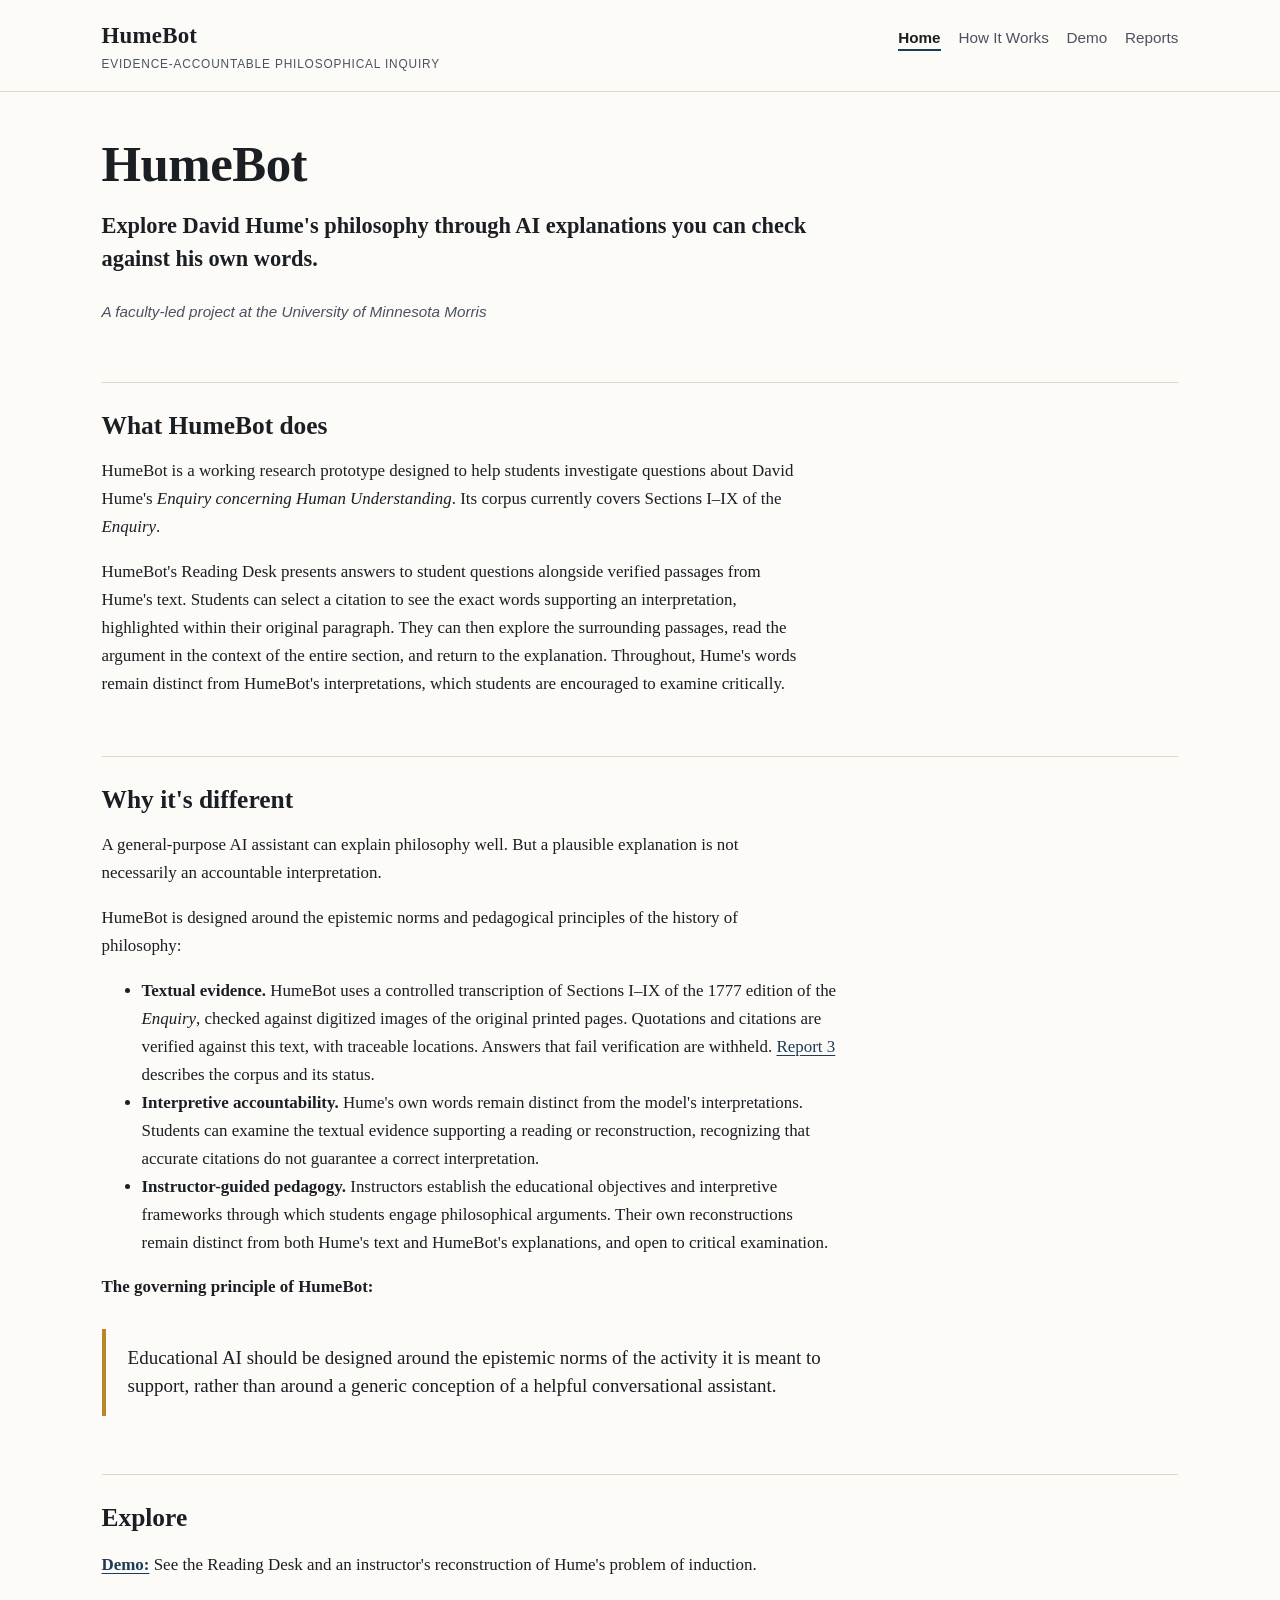
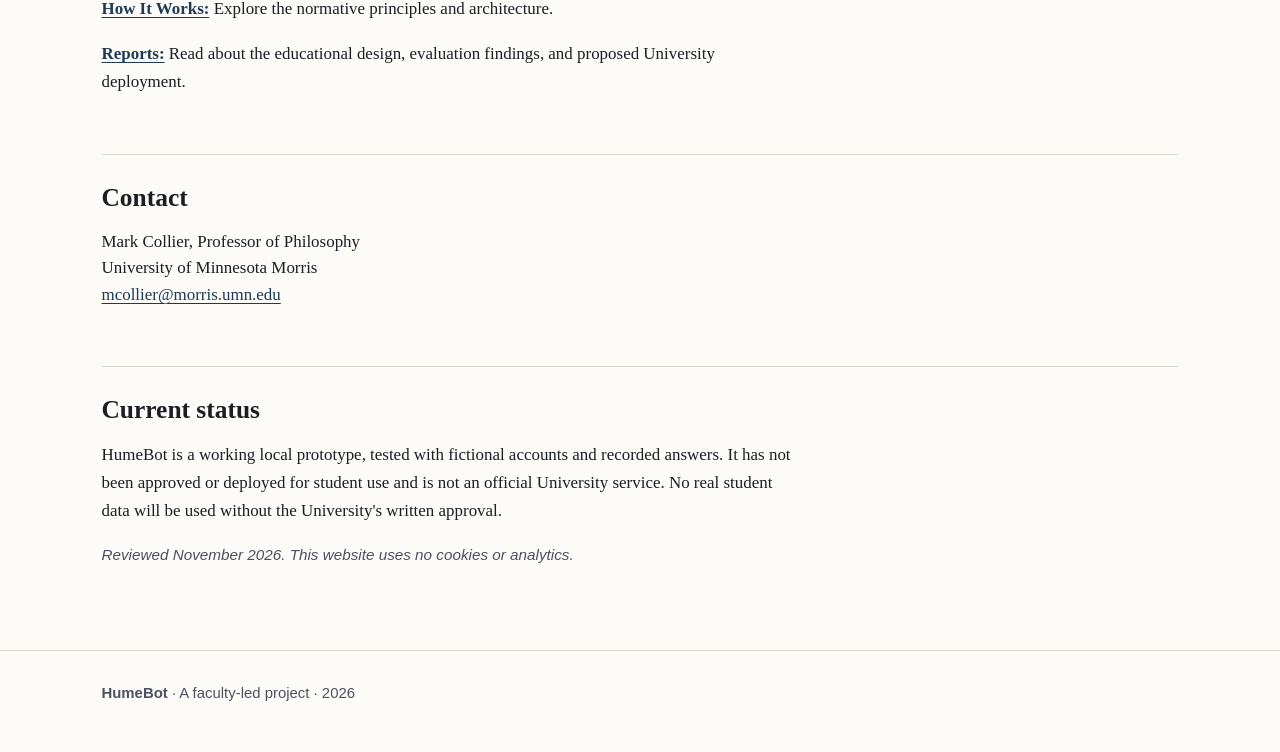
<file: index.html>
<!doctype html>
<html lang="en">
<head>
  <meta charset="utf-8">
  <meta name="viewport" content="width=device-width, initial-scale=1">
  <title>HumeBot — Explore David Hume's philosophy through AI explanations you can check against his own words</title>
  <meta name="description" content="HumeBot is a research prototype designed to support students' inquiry into David Hume's Enquiry concerning Human Understanding, presenting AI explanations alongside verified passages from Hume's text.">
  <link rel="canonical" href="https://mdcollier.github.io/humebot-site/">
  <meta property="og:type" content="website">
  <meta property="og:site_name" content="HumeBot">
  <meta property="og:title" content="HumeBot — Explore David Hume's philosophy through AI explanations you can check against his own words">
  <meta property="og:description" content="HumeBot is a research prototype designed to support students' inquiry into David Hume's Enquiry concerning Human Understanding, presenting AI explanations alongside verified passages from Hume's text.">
  <meta property="og:url" content="https://mdcollier.github.io/humebot-site/">
  <link rel="icon" href="assets/favicon.svg" type="image/svg+xml">
  <link rel="stylesheet" href="assets/site.css">
</head>
<body>
  <a class="skip" href="#main">Skip to content</a>

  <header class="site">
    <div class="bar">
      <a class="brand" href="index.html">HumeBot<span>Evidence-accountable philosophical inquiry</span></a>
      <nav aria-label="Site">
        <ul>
          <li><a href="index.html" aria-current="page">Home</a></li>
          <li><a href="how-it-works.html">How It Works</a></li>
          <li><a href="demo.html">Demo</a></li>
          <li><a href="reports.html">Reports</a></li>
        </ul>
      </nav>
    </div>
  </header>

  <main id="main">

    <h1>HumeBot</h1>
    <p class="lede"><strong>Explore David Hume's philosophy through AI explanations you can check against his own words.</strong></p>
    <p class="small"><em>A faculty-led project at the University of Minnesota Morris</em></p>

    <section id="what" aria-labelledby="what-h">
      <h2 id="what-h">What HumeBot does</h2>
      <p>HumeBot is a working research prototype designed to help students investigate questions about David Hume's <cite>Enquiry concerning Human Understanding</cite>. Its corpus currently covers Sections I–IX of the <cite>Enquiry</cite>.</p>
      <p>HumeBot's Reading Desk presents answers to student questions alongside verified passages from Hume's text. Students can select a citation to see the exact words supporting an interpretation, highlighted within their original paragraph. They can then explore the surrounding passages, read the argument in the context of the entire section, and return to the explanation. Throughout, Hume's words remain distinct from HumeBot's interpretations, which students are encouraged to examine critically.</p>
    </section>

    <section id="why" aria-labelledby="why-h">
      <h2 id="why-h">Why it's different</h2>
      <p>A general-purpose AI assistant can explain philosophy well. But a plausible explanation is not necessarily an accountable interpretation.</p>
      <p>HumeBot is designed around the epistemic norms and pedagogical principles of the history of philosophy:</p>
      <ul>
        <li><strong>Textual evidence.</strong> HumeBot uses a controlled transcription of Sections I–IX of the 1777 edition of the <cite>Enquiry</cite>, checked against digitized images of the original printed pages. Quotations and citations are verified against this text, with traceable locations. Answers that fail verification are withheld. <a href="reports.html#corpus">Report 3</a> describes the corpus and its status.</li>
        <li><strong>Interpretive accountability.</strong> Hume's own words remain distinct from the model's interpretations. Students can examine the textual evidence supporting a reading or reconstruction, recognizing that accurate citations do not guarantee a correct interpretation.</li>
        <li><strong>Instructor-guided pedagogy.</strong> Instructors establish the educational objectives and interpretive frameworks through which students engage philosophical arguments. Their own reconstructions remain distinct from both Hume's text and HumeBot's explanations, and open to critical examination.</li>
      </ul>
      <p><strong>The governing principle of HumeBot:</strong></p>
      <blockquote class="principle">
        <p>Educational AI should be designed around the epistemic norms of the activity it is meant to support, rather than around a generic conception of a helpful conversational assistant.</p>
      </blockquote>
    </section>

    <section id="explore" aria-labelledby="explore-h">
      <h2 id="explore-h">Explore</h2>
      <ul class="materials">
        <li><strong><a href="demo.html">Demo:</a></strong> See the Reading Desk and an instructor's reconstruction of Hume's problem of induction.</li>
        <li><strong><a href="how-it-works.html">How It Works:</a></strong> Explore the normative principles and architecture.</li>
        <li><strong><a href="reports.html">Reports:</a></strong> Read about the educational design, evaluation findings, and proposed University deployment.</li>
      </ul>
    </section>

    <section id="contact" aria-labelledby="contact-h">
      <h2 id="contact-h">Contact</h2>
      <address>
        Mark Collier, Professor of Philosophy<br>
        University of Minnesota Morris<br>
        <a href="mailto:mcollier@morris.umn.edu">mcollier@morris.umn.edu</a>
      </address>
    </section>

    <section id="status" aria-labelledby="status-h">
      <h2 id="status-h">Current status</h2>
      <p>HumeBot is a working local prototype, tested with fictional accounts and recorded answers. It has not been approved or deployed for student use and is not an official University service. No real student data will be used without the University's written approval.</p>
      <p class="small"><em>Reviewed November 2026. This website uses no cookies or analytics.</em></p>
    </section>

  </main>

  <footer class="site">
    <div class="bar">
      <p><strong>HumeBot</strong> · A faculty-led project · 2026</p>
    </div>
  </footer>
</body>
</html>
</file>
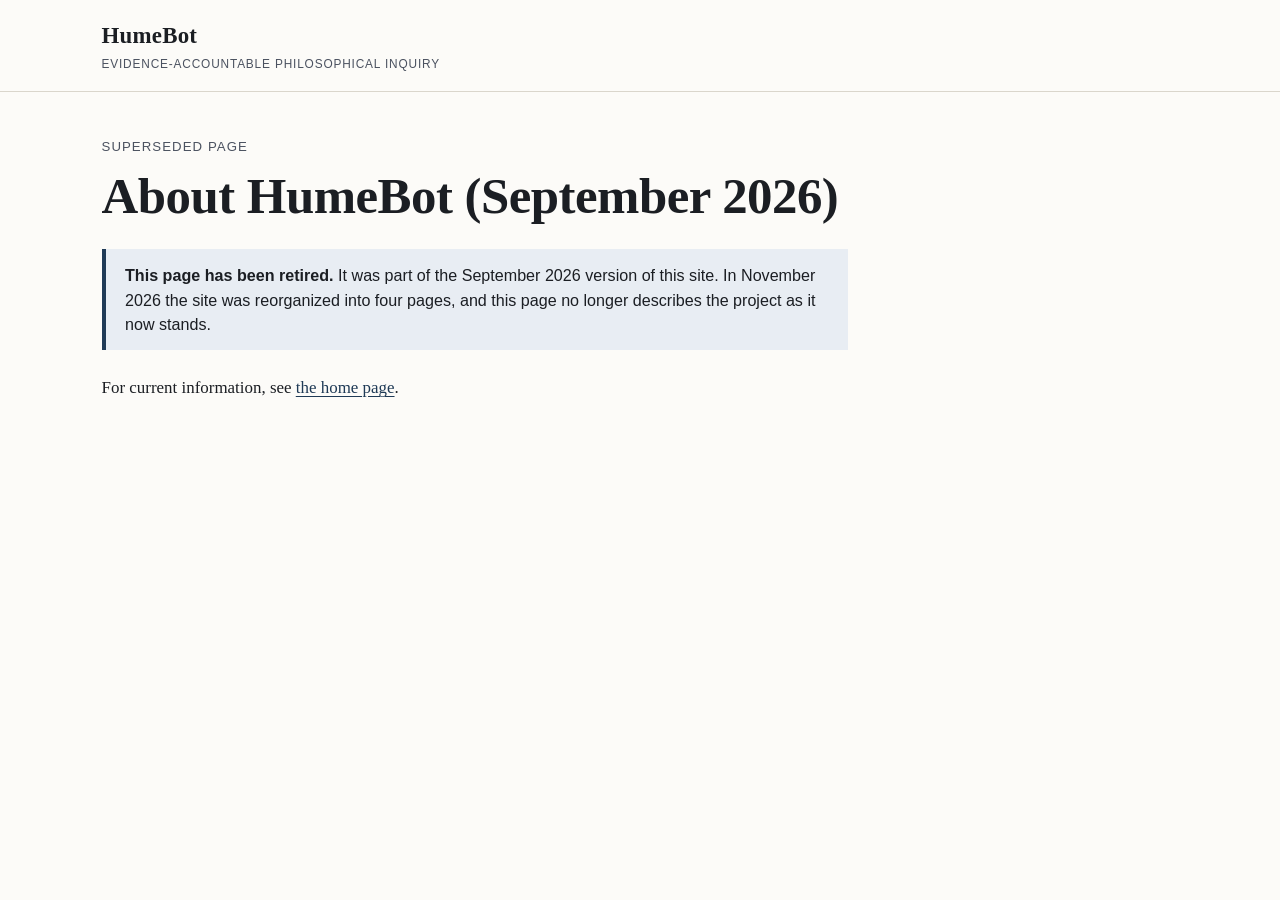
<file: about.html>
<!doctype html>
<html lang="en">
<head>
  <meta charset="utf-8">
  <meta name="viewport" content="width=device-width, initial-scale=1">
  <title>Superseded: About — HumeBot</title>
  <meta name="robots" content="noindex">
  <link rel="icon" href="assets/favicon.svg" type="image/svg+xml">
  <link rel="stylesheet" href="assets/site.css">
</head>
<body>
  <header class="site">
    <div class="bar">
      <a class="brand" href="index.html">HumeBot<span>Evidence-accountable philosophical inquiry</span></a>
    </div>
  </header>

  <main id="main">
    <p class="kicker">Superseded page</p>
    <h1>About HumeBot (September 2026)</h1>
    <div class="notice" role="note">
      <p><strong>This page has been retired.</strong> It was part of the September 2026 version of this site. In November 2026 the site was reorganized into four pages, and this page no longer describes the project as it now stands.</p>
    </div>
    <p>For current information, see <a href="index.html">the home page</a>.</p>
  </main>
</body>
</html>
</file>
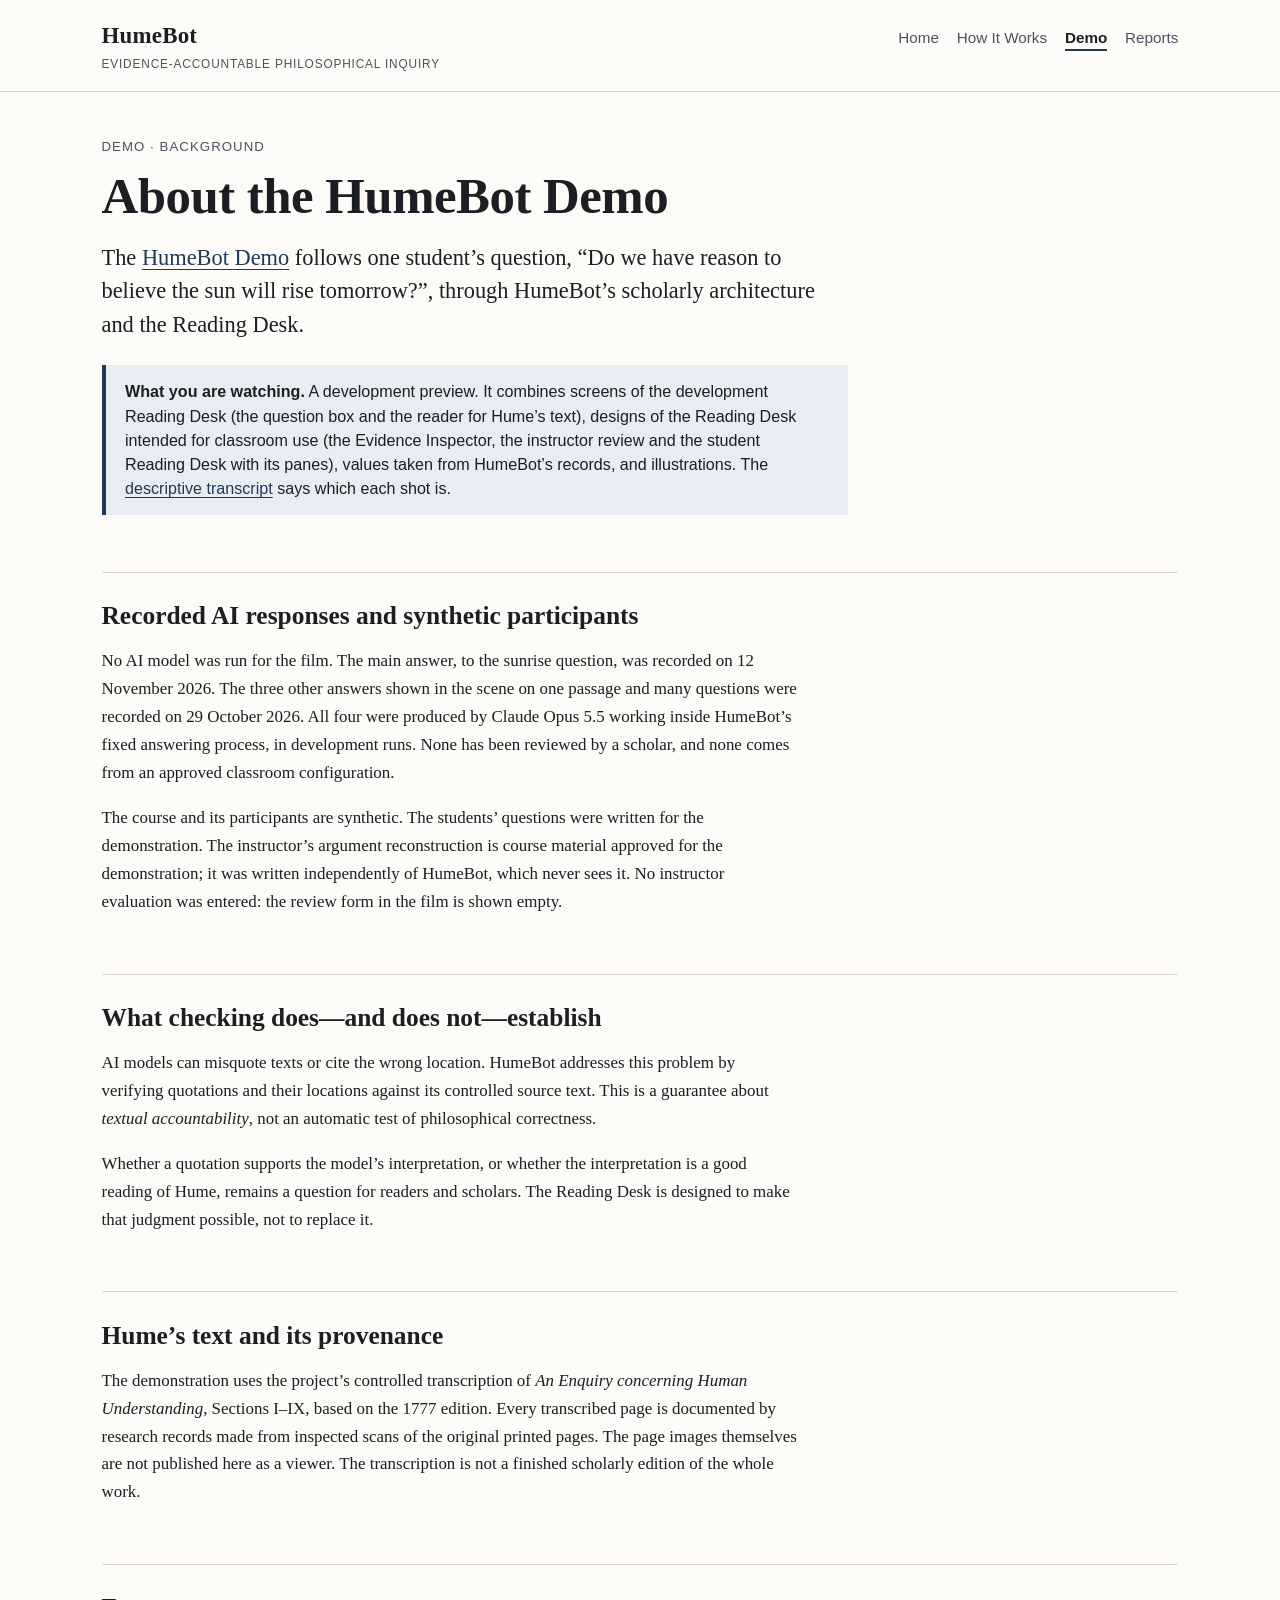
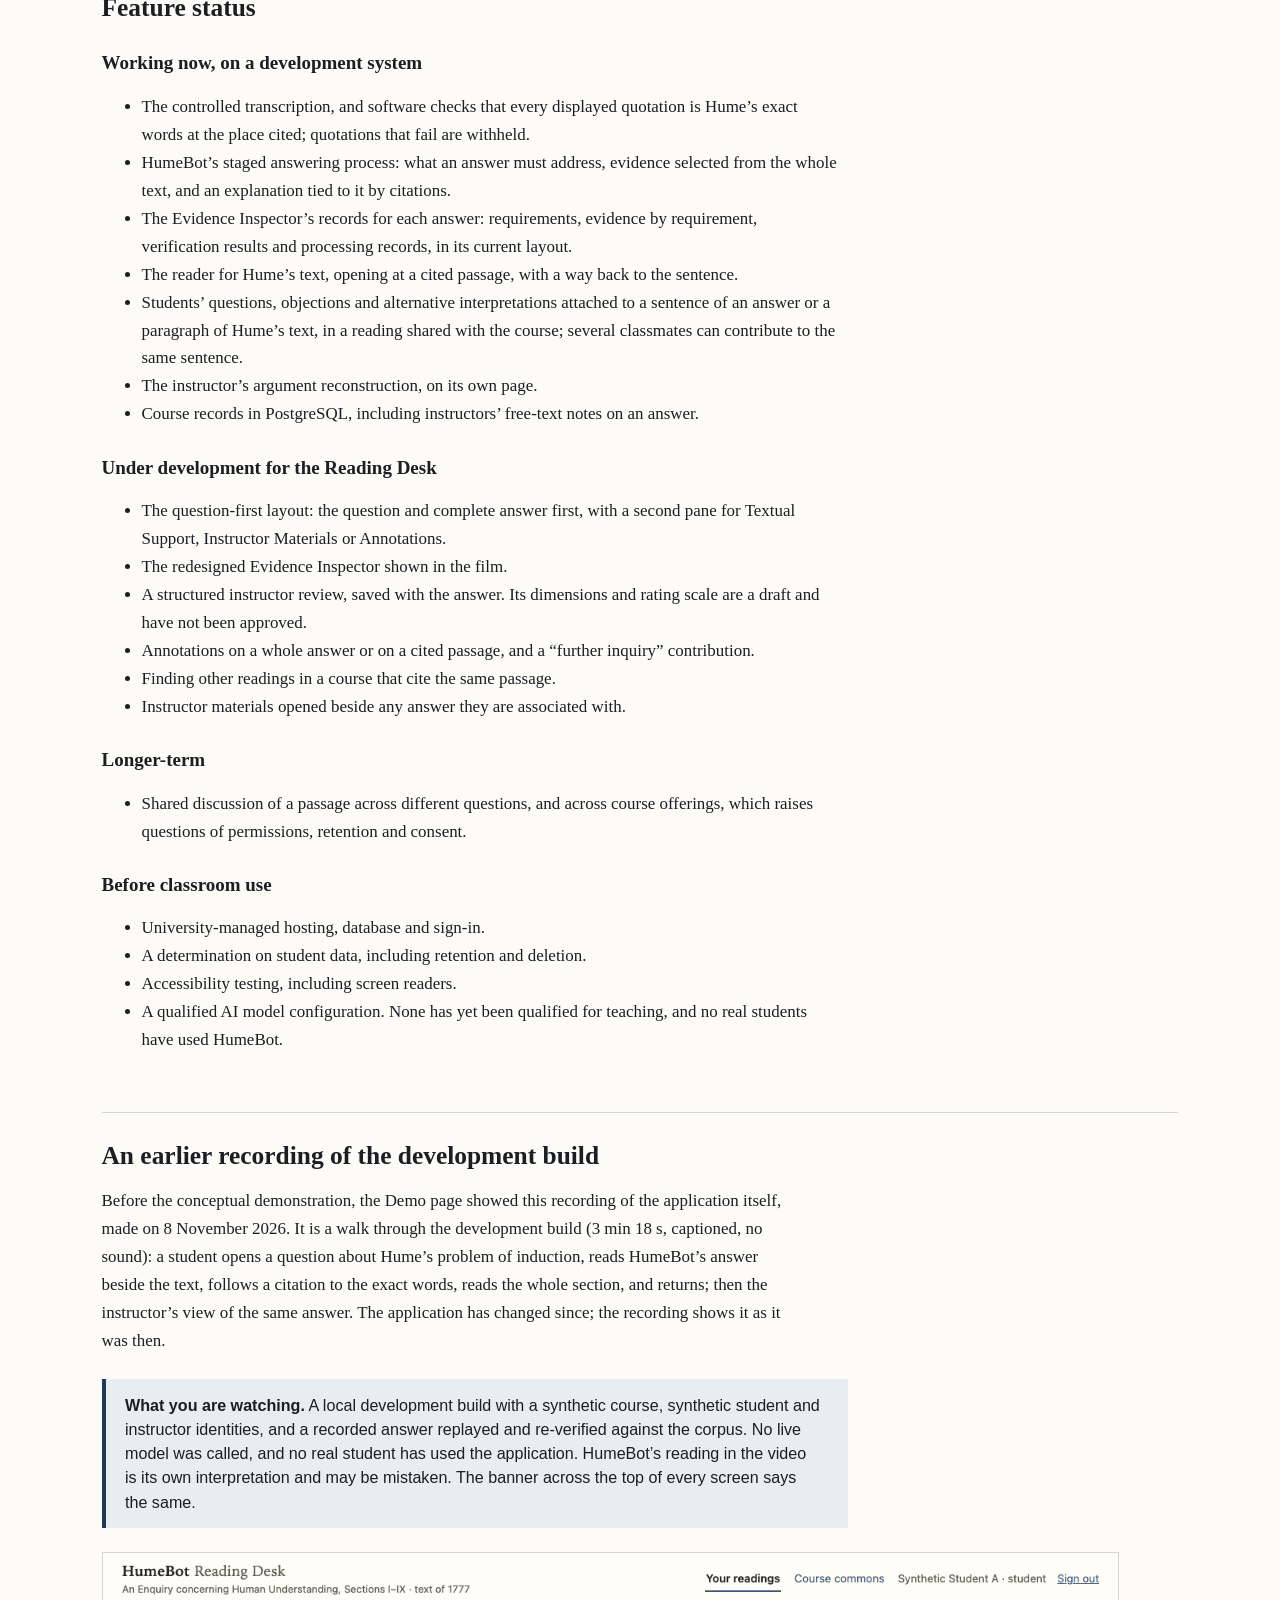
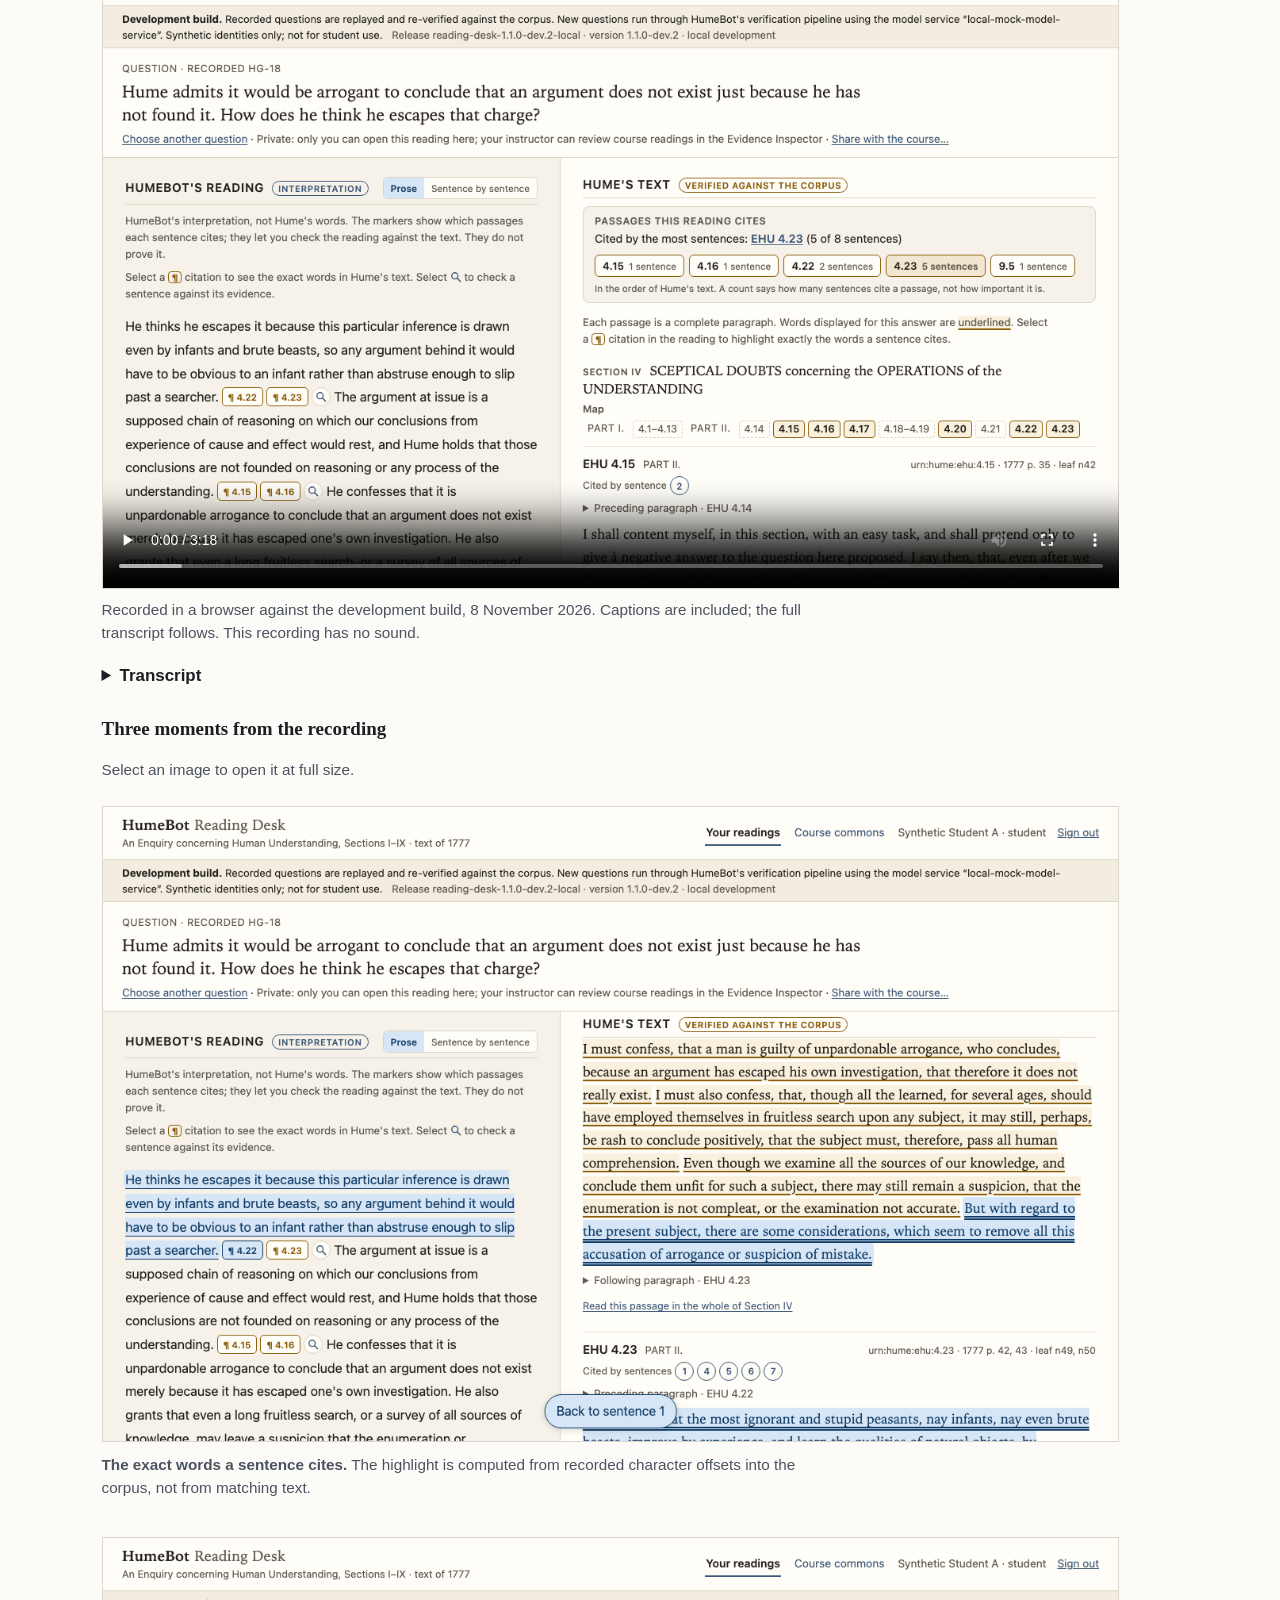
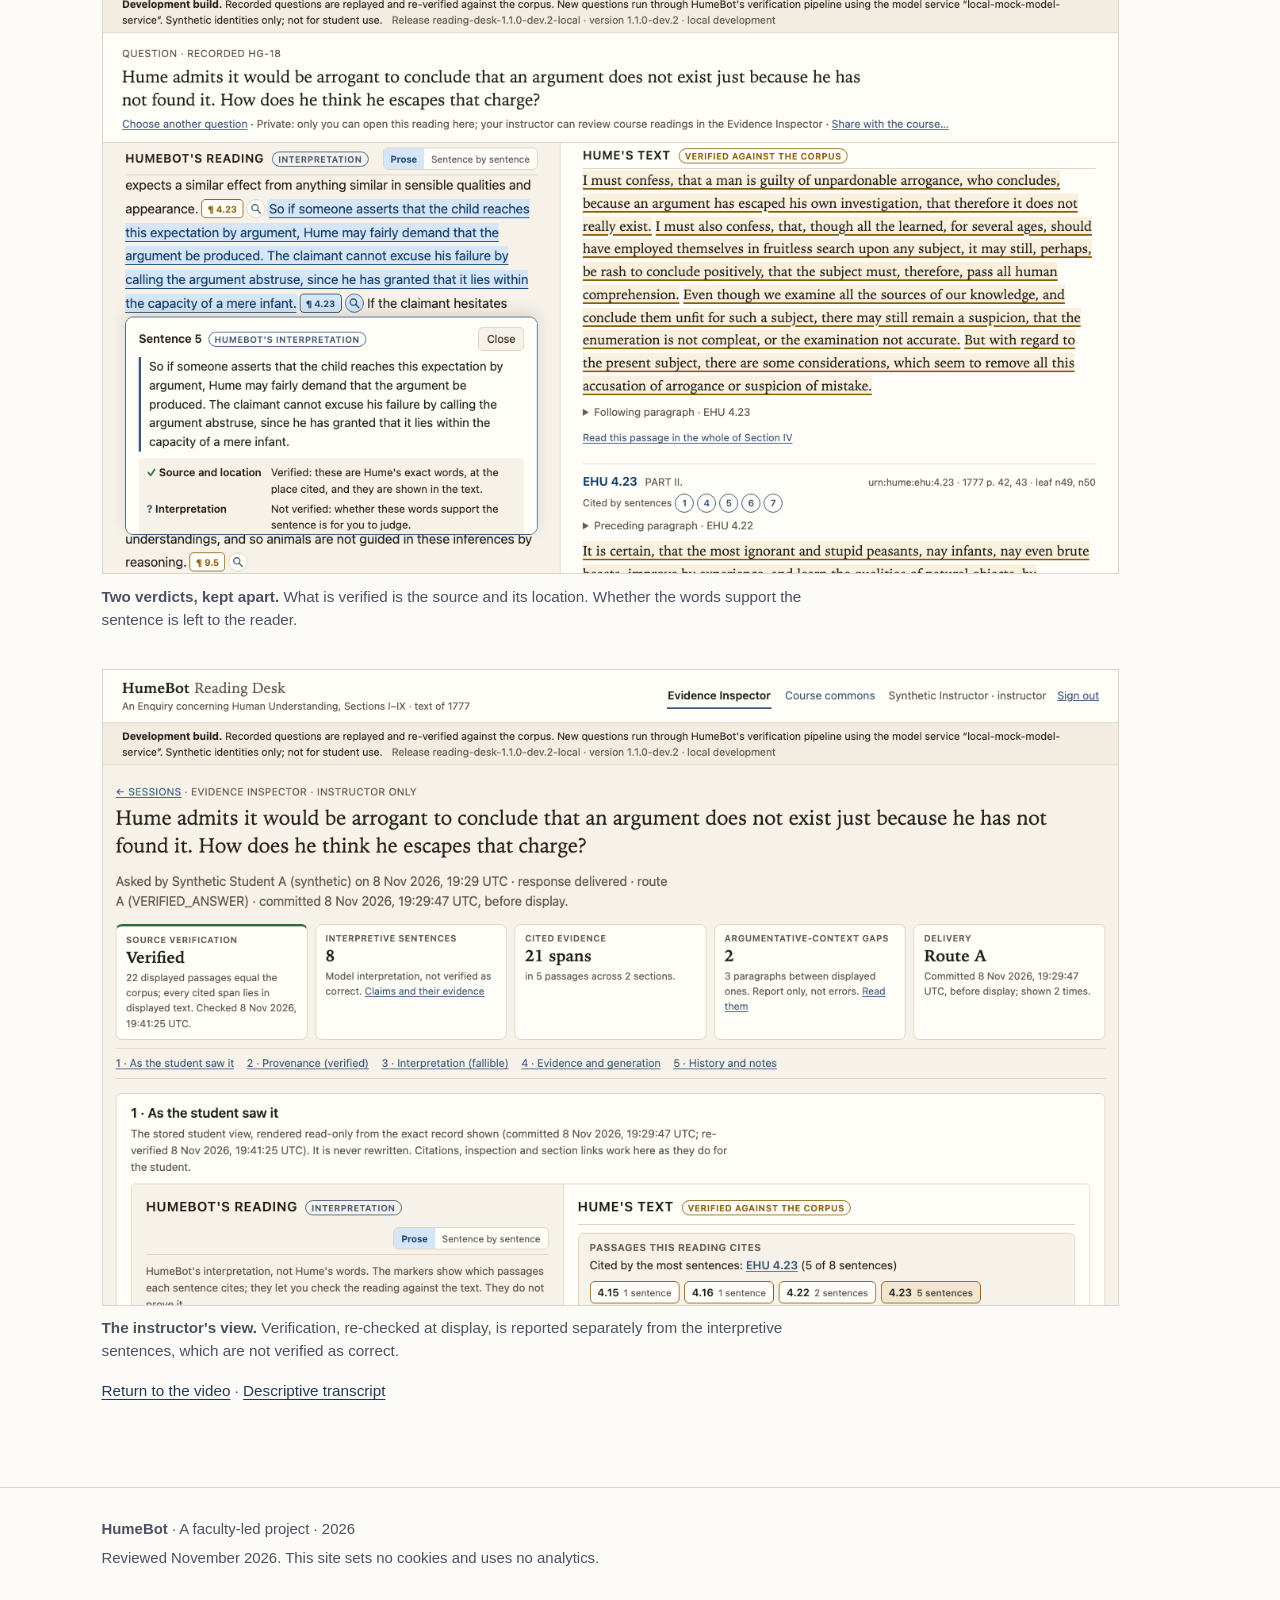
<file: demo-details.html>
<!doctype html>
<html lang="en">
<head>
  <meta charset="utf-8">
  <meta name="viewport" content="width=device-width, initial-scale=1">
  <title>About the Demo — HumeBot</title>
  <meta name="description" content="About the HumeBot Demo: what the film shows, the recorded AI responses and synthetic participants, provenance, and the development status of each feature.">
  <link rel="canonical" href="https://mdcollier.github.io/humebot-site/demo-details.html">
  <link rel="icon" href="assets/favicon.svg" type="image/svg+xml">
  <link rel="stylesheet" href="assets/site.css">
</head>
<body>
  <a class="skip" href="#main">Skip to content</a>

  <header class="site">
    <div class="bar">
      <a class="brand" href="index.html">HumeBot<span>Evidence-accountable philosophical inquiry</span></a>
      <nav aria-label="Site">
        <ul>
          <li><a href="index.html">Home</a></li>
          <li><a href="how-it-works.html">How It Works</a></li>
          <li><a href="demo.html" aria-current="page">Demo</a></li>
          <li><a href="reports.html">Reports</a></li>
        </ul>
      </nav>
    </div>
  </header>

  <main id="main">

    <p class="kicker">Demo · background</p>
    <h1>About the HumeBot Demo</h1>
    <p class="lede">The <a href="demo.html">HumeBot Demo</a> follows one student’s question, “Do we have reason to believe the sun will rise tomorrow?”, through HumeBot’s scholarly architecture and the Reading Desk.</p>

    <div class="notice" role="note">
      <p><strong>What you are watching.</strong> A development preview. It combines screens of the development Reading Desk (the question box and the reader for Hume’s text), designs of the Reading Desk intended for classroom use (the Evidence Inspector, the instructor review and the student Reading Desk with its panes), values taken from HumeBot’s records, and illustrations. The <a href="demo-transcript.html">descriptive transcript</a> says which each shot is.</p>
    </div>

    <section aria-labelledby="recorded-h">
      <h2 id="recorded-h">Recorded AI responses and synthetic participants</h2>
      <p>No AI model was run for the film. The main answer, to the sunrise question, was recorded on 12 November 2026. The three other answers shown in the scene on one passage and many questions were recorded on 29 October 2026. All four were produced by Claude Opus 5.5 working inside HumeBot’s fixed answering process, in development runs. None has been reviewed by a scholar, and none comes from an approved classroom configuration.</p>
      <p>The course and its participants are synthetic. The students’ questions were written for the demonstration. The instructor’s argument reconstruction is course material approved for the demonstration; it was written independently of HumeBot, which never sees it. No instructor evaluation was entered: the review form in the film is shown empty.</p>
    </section>

    <section aria-labelledby="checking-h">
      <h2 id="checking-h">What checking does—and does not—establish</h2>
      <p>AI models can misquote texts or cite the wrong location. HumeBot addresses this problem by verifying quotations and their locations against its controlled source text. This is a guarantee about <em>textual accountability</em>, not an automatic test of philosophical correctness.</p>
      <p>Whether a quotation supports the model’s interpretation, or whether the interpretation is a good reading of Hume, remains a question for readers and scholars. The Reading Desk is designed to make that judgment possible, not to replace it.</p>
    </section>

    <section aria-labelledby="text-h">
      <h2 id="text-h">Hume’s text and its provenance</h2>
      <p>The demonstration uses the project’s controlled transcription of <em>An Enquiry concerning Human Understanding</em>, Sections I–IX, based on the 1777 edition. Every transcribed page is documented by research records made from inspected scans of the original printed pages. The page images themselves are not published here as a viewer. The transcription is not a finished scholarly edition of the whole work.</p>
    </section>

    <section aria-labelledby="features-h">
      <h2 id="features-h">Feature status</h2>
      <h3>Working now, on a development system</h3>
      <ul>
        <li>The controlled transcription, and software checks that every displayed quotation is Hume’s exact words at the place cited; quotations that fail are withheld.</li>
        <li>HumeBot’s staged answering process: what an answer must address, evidence selected from the whole text, and an explanation tied to it by citations.</li>
        <li>The Evidence Inspector’s records for each answer: requirements, evidence by requirement, verification results and processing records, in its current layout.</li>
        <li>The reader for Hume’s text, opening at a cited passage, with a way back to the sentence.</li>
        <li>Students’ questions, objections and alternative interpretations attached to a sentence of an answer or a paragraph of Hume’s text, in a reading shared with the course; several classmates can contribute to the same sentence.</li>
        <li>The instructor’s argument reconstruction, on its own page.</li>
        <li>Course records in PostgreSQL, including instructors’ free-text notes on an answer.</li>
      </ul>
      <h3>Under development for the Reading Desk</h3>
      <ul>
        <li>The question-first layout: the question and complete answer first, with a second pane for Textual Support, Instructor Materials or Annotations.</li>
        <li>The redesigned Evidence Inspector shown in the film.</li>
        <li>A structured instructor review, saved with the answer. Its dimensions and rating scale are a draft and have not been approved.</li>
        <li>Annotations on a whole answer or on a cited passage, and a “further inquiry” contribution.</li>
        <li>Finding other readings in a course that cite the same passage.</li>
        <li>Instructor materials opened beside any answer they are associated with.</li>
      </ul>
      <h3>Longer-term</h3>
      <ul>
        <li>Shared discussion of a passage across different questions, and across course offerings, which raises questions of permissions, retention and consent.</li>
      </ul>
      <h3>Before classroom use</h3>
      <ul>
        <li>University-managed hosting, database and sign-in.</li>
        <li>A determination on student data, including retention and deletion.</li>
        <li>Accessibility testing, including screen readers.</li>
        <li>A qualified AI model configuration. None has yet been qualified for teaching, and no real students have used HumeBot.</li>
      </ul>
    </section>

    <section id="walkthrough" aria-labelledby="walkthrough-h">
      <h2 id="walkthrough-h">An earlier recording of the development build</h2>
      <p>Before the conceptual demonstration, the Demo page showed this recording of the application itself, made on 8 November 2026. It is a walk through the development build (3 min 18 s, captioned, no sound): a student opens a question about Hume’s problem of induction, reads HumeBot’s answer beside the text, follows a citation to the exact words, reads the whole section, and returns; then the instructor’s view of the same answer. The application has changed since; the recording shows it as it was then.</p>
      <div class="notice" role="note">
        <p><strong>What you are watching.</strong> A local development build with a synthetic course, synthetic student and instructor identities, and a recorded answer replayed and re-verified against the corpus. No live model was called, and no real student has used the application. HumeBot’s reading in the video is its own interpretation and may be mistaken. The banner across the top of every screen says the same.</p>
      </div>
      <figure class="video">
        <video controls preload="metadata" width="1280" height="800" poster="assets/demo/poster.png">
          <source src="assets/demo/reading-desk-demo.webm" type="video/webm">
          <track kind="captions" src="assets/demo/reading-desk-demo.vtt" srclang="en" label="English captions" default>
          <p>Your browser cannot play this video. The <a href="#walkthrough-transcript">transcript</a> below describes every step.</p>
        </video>
        <figcaption>Recorded in a browser against the development build, 8 November 2026. Captions are included; the full transcript follows. This recording has no sound.</figcaption>
      </figure>
      <details class="transcript" id="walkthrough-transcript">
        <summary>Transcript</summary>
        <ol>
          <li><time>00:00</time>The HumeBot Reading Desk, running as a local development build. The identities are synthetic and the answers are recorded; no live model is called.</li>
          <li><time>00:07</time>A student signs in and chooses a question about Hume's Enquiry. Here: a question on Section IV, the problem of induction.</li>
          <li><time>00:16</time>Hume admits it would be arrogant to conclude that an argument does not exist just because he has not found it. How does he think he escapes that charge?</li>
          <li><time>00:24</time>Before anything is shown, the application re-verifies the answer against the pinned corpus and records it. Then the Reading Desk opens.</li>
          <li><time>00:31</time>Left: HumeBot's reading, labelled as interpretation. Right: Hume's text, labelled as verified against the corpus. Each sentence carries markers for the paragraphs it cites.</li>
          <li><time>00:40</time>At the top of Hume's text, the passages this reading cites, in the order of the 1777 text, with how many sentences cite each.</li>
          <li><time>00:49</time>Selecting a citation marker highlights exactly the words that sentence cites, in the whole paragraph, with the paragraphs around it one click away.</li>
          <li><time>00:59</time>"Back to sentence 1" returns to the reading.</li>
          <li><time>01:06</time>The magnifier inspects one sentence. Two separate verdicts: source and location are verified, these are Hume's exact words at the place cited; the interpretation is not verified. Whether the words support the sentence is for the reader to judge.</li>
          <li><time>01:18</time>Below the verdicts, the exact words the sentence cites, each with a way into the text.</li>
          <li><time>01:25</time>"Read it in Section IV" opens the whole section in the order of the 1777 text. The page says which sentence the reader came from and highlights the words it cites.</li>
          <li><time>01:36</time>Here the reader can judge the sentence against the surrounding argument: the paragraphs displayed with the answer are marked, and the cited words are highlighted inside the complete paragraph.</li>
          <li><time>01:48</time>"Back to sentence 5 of the reading" returns to the explanation at the same sentence.</li>
          <li><time>01:54</time>The reading can also be shown sentence by sentence. The wording never changes; only the layout does.</li>
          <li><time>02:01</time>Every answer ends with its limits and its provenance: a recorded response, replayed, re-verified against the corpus at this display, with the time of each check.</li>
          <li><time>02:10</time>The instructor's view. Signing in as the synthetic instructor opens the Evidence Inspector.</li>
          <li><time>02:17</time>Every reading in the course is listed. The instructor opens the student's answer.</li>
          <li><time>02:23</time>The summary row keeps two things apart: source verification, re-checked now with its time, and the interpretive sentences, which are model interpretation and are not verified as correct.</li>
          <li><time>02:34</time>A band below lists every sentence with the exact words it cites. "Cited" records which passages a sentence cites; it is not a record of what the model relied on, and not verification that the passage supports the claim.</li>
          <li><time>02:48</time>"Show in the student view" highlights the same words in the stored student view, rendered read-only from the exact record the student saw.</li>
          <li><time>02:57</time>The inspector also reports the paragraphs between displayed ones that the reading did not show. It flags no error: whether an omitted passage matters is the instructor's judgment.</li>
          <li><time>03:08</time>The verification log, the audit of who viewed what, and append-only instructor notes. HumeBot shows its evidence and its checks; the philosophical judgment stays with the reader and the instructor.</li>
        </ol>
      </details>
      <h3>Three moments from the recording</h3>
      <p class="small">Select an image to open it at full size.</p>
      <div class="gallery">
        <figure class="shot">
          <a href="assets/demo/shot_citation.png"><img src="assets/demo/shot_citation.png" width="1280" height="800" loading="lazy" alt="The Reading Desk with sentence 1 of HumeBot's reading selected. On the right, the paragraph of Hume's text that it cites, with the cited words highlighted inside the complete paragraph, and a button reading Back to sentence 1."><span class="visually-hidden"> Opens the full-size image.</span></a>
          <figcaption><strong>The exact words a sentence cites.</strong> The highlight is computed from recorded character offsets into the corpus, not from matching text.</figcaption>
        </figure>
        <figure class="shot">
          <a href="assets/demo/shot_inspect.png"><img src="assets/demo/shot_inspect.png" width="1280" height="800" loading="lazy" alt="The evidence panel for sentence 5 of the reading, showing the sentence, the verdict Source and location: verified, the verdict Interpretation: not verified, and the words it cites in Hume with links to show them in the text and to read them in Section IV."><span class="visually-hidden"> Opens the full-size image.</span></a>
          <figcaption><strong>Two verdicts, kept apart.</strong> What is verified is the source and its location. Whether the words support the sentence is left to the reader.</figcaption>
        </figure>
        <figure class="shot">
          <a href="assets/demo/shot_inspector.png"><img src="assets/demo/shot_inspector.png" width="1280" height="800" loading="lazy" alt="The instructor's Evidence Inspector for the same answer: a summary row with Source verification: Verified, Interpretive sentences: 8, Cited evidence, Argumentative-context gaps and Delivery, above the stored student view."><span class="visually-hidden"> Opens the full-size image.</span></a>
          <figcaption><strong>The instructor's view.</strong> Verification, re-checked at display, is reported separately from the interpretive sentences, which are not verified as correct.</figcaption>
        </figure>
      </div>
    </section>

    <p class="small demo-links"><a href="demo.html">Return to the video</a> · <a href="demo-transcript.html">Descriptive transcript</a></p>

  </main>

  <footer class="site">
    <div class="bar">
      <p><strong>HumeBot</strong> · A faculty-led project · 2026</p>
      <p>Reviewed November 2026. This site sets no cookies and uses no analytics.</p>
    </div>
  </footer>
</body>
</html>
</file>
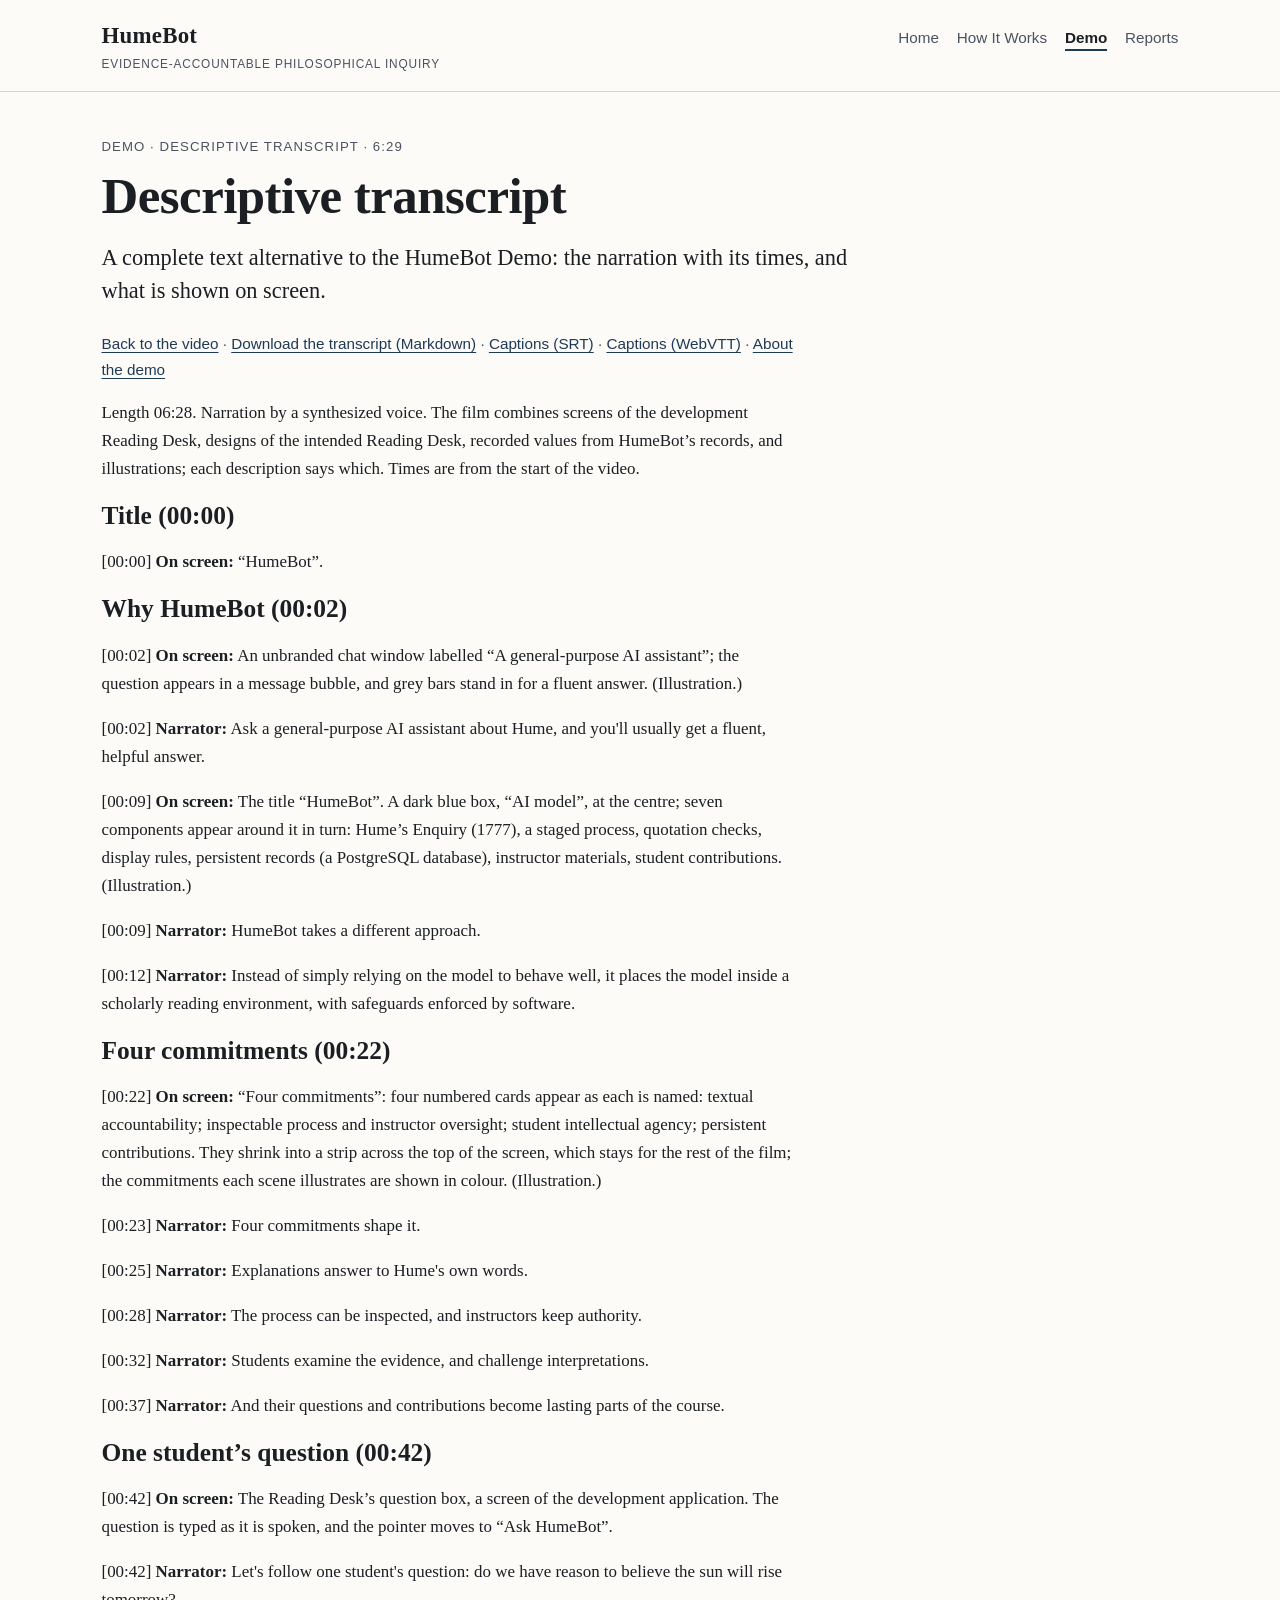
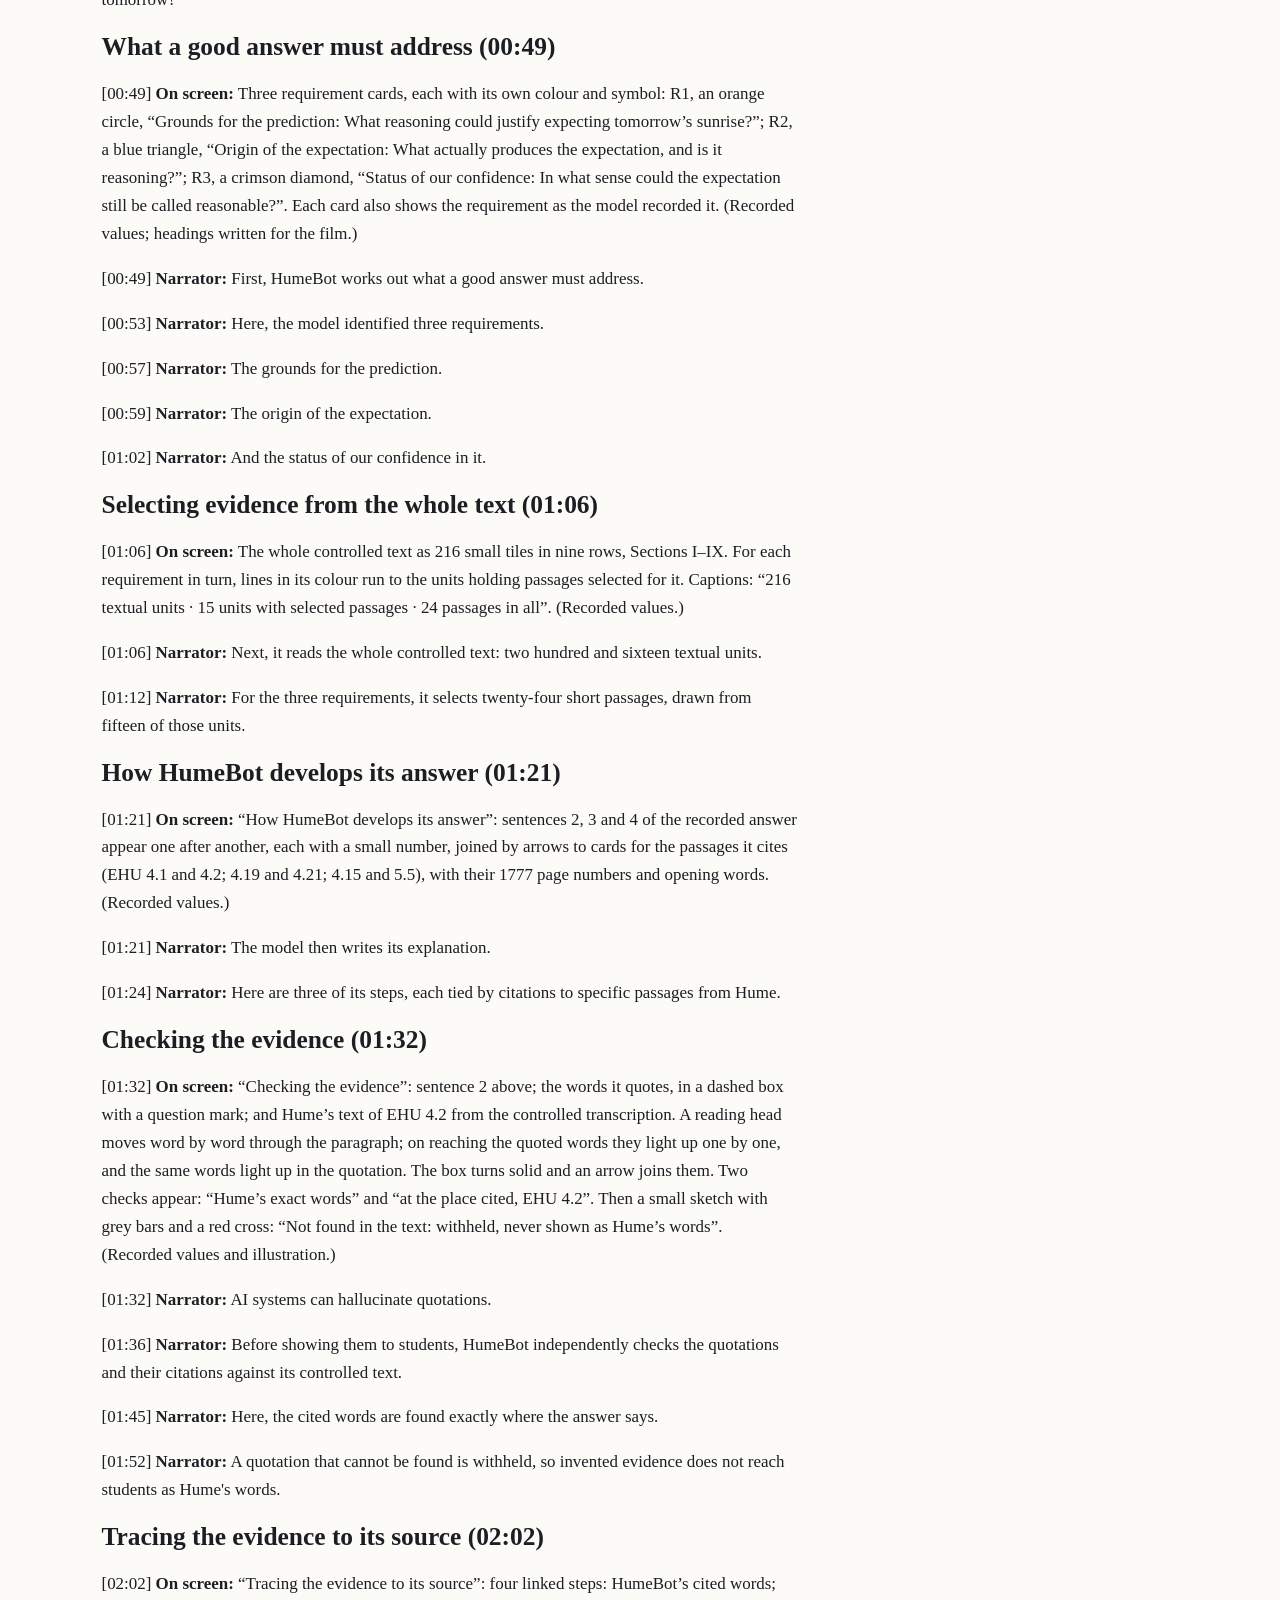
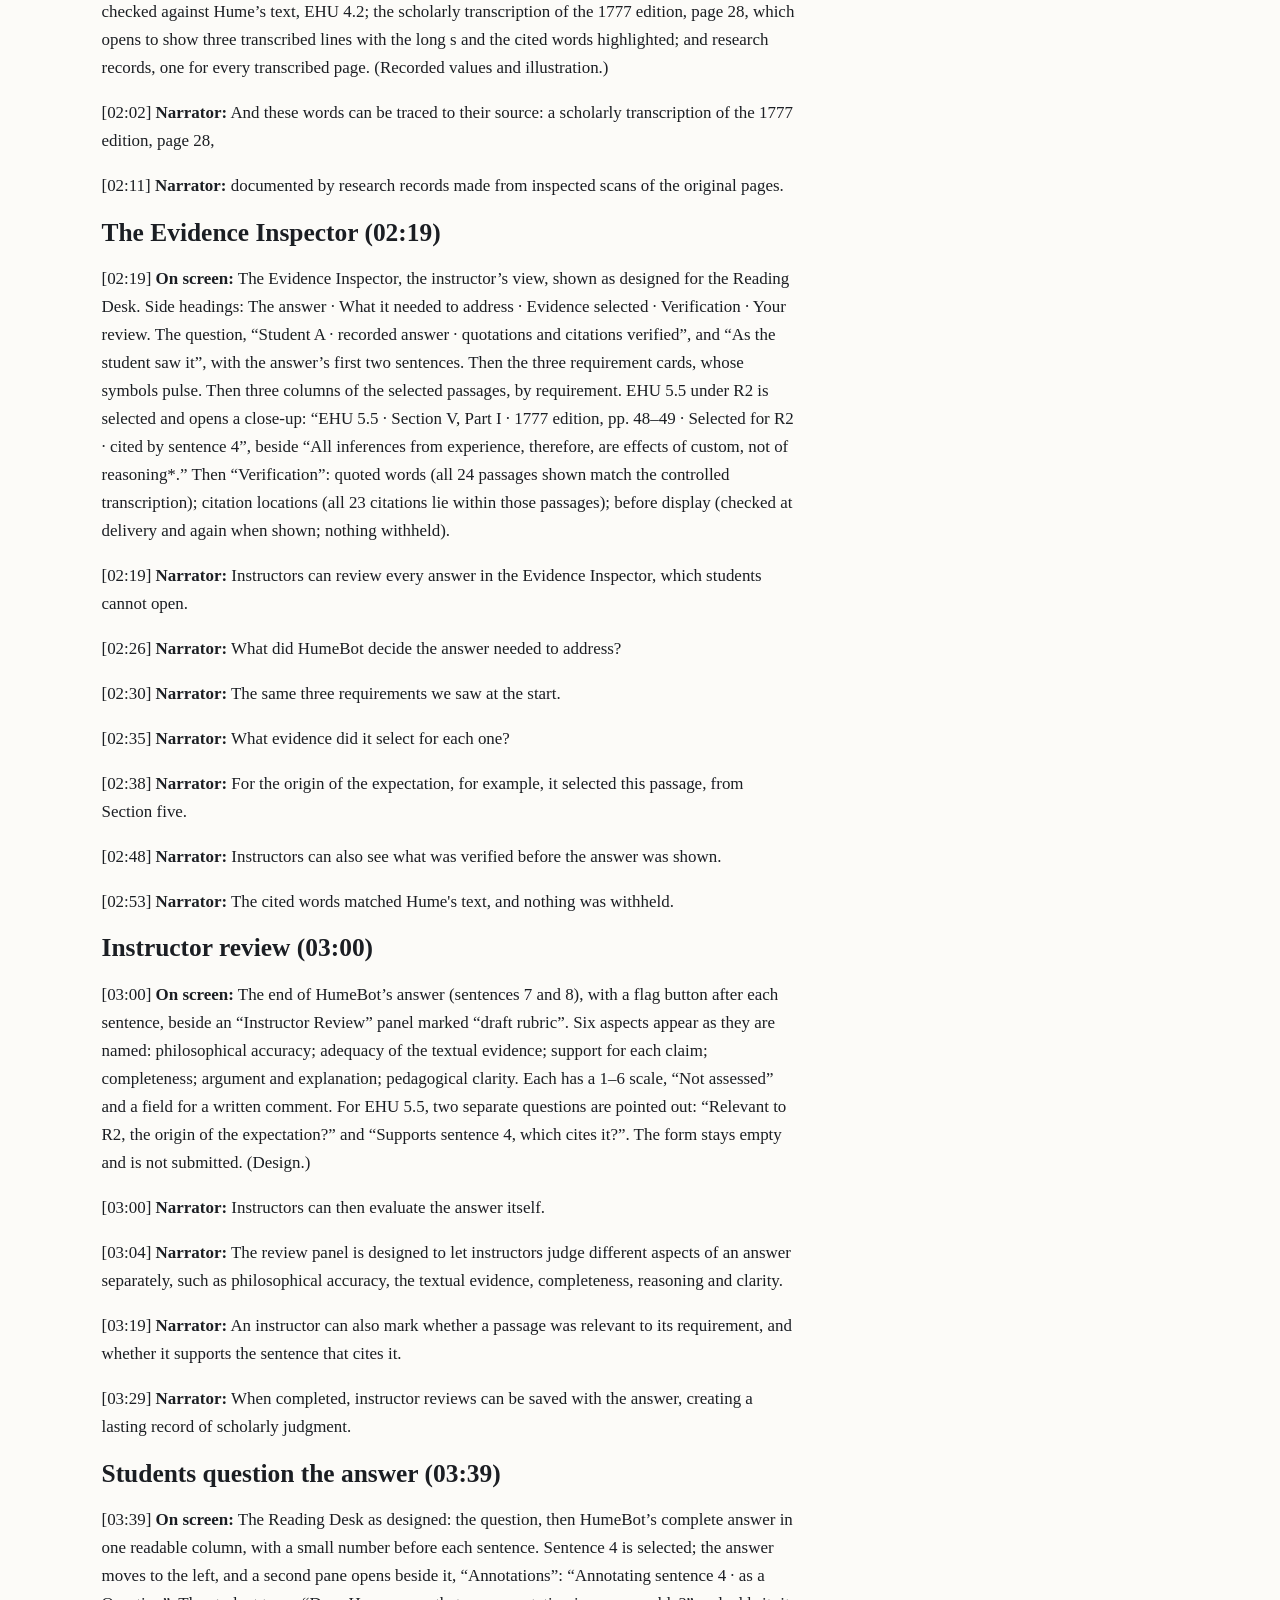
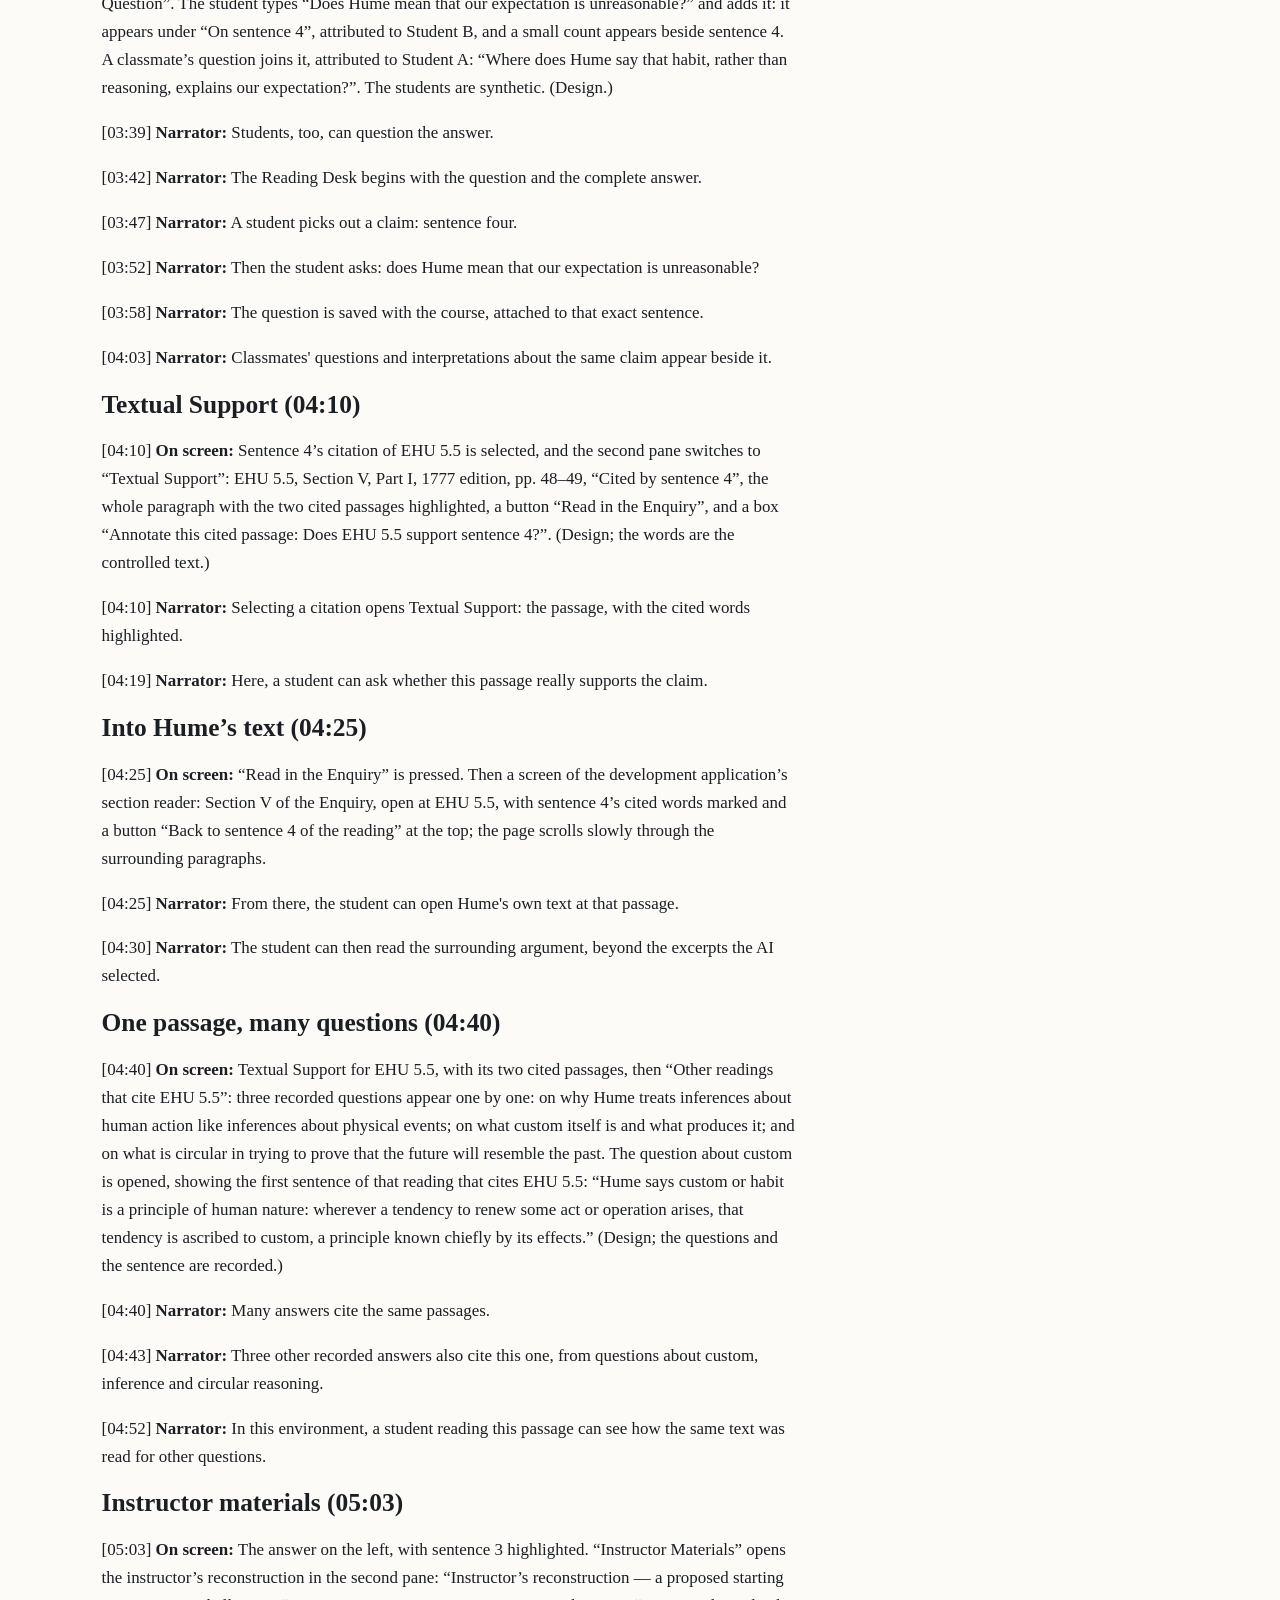
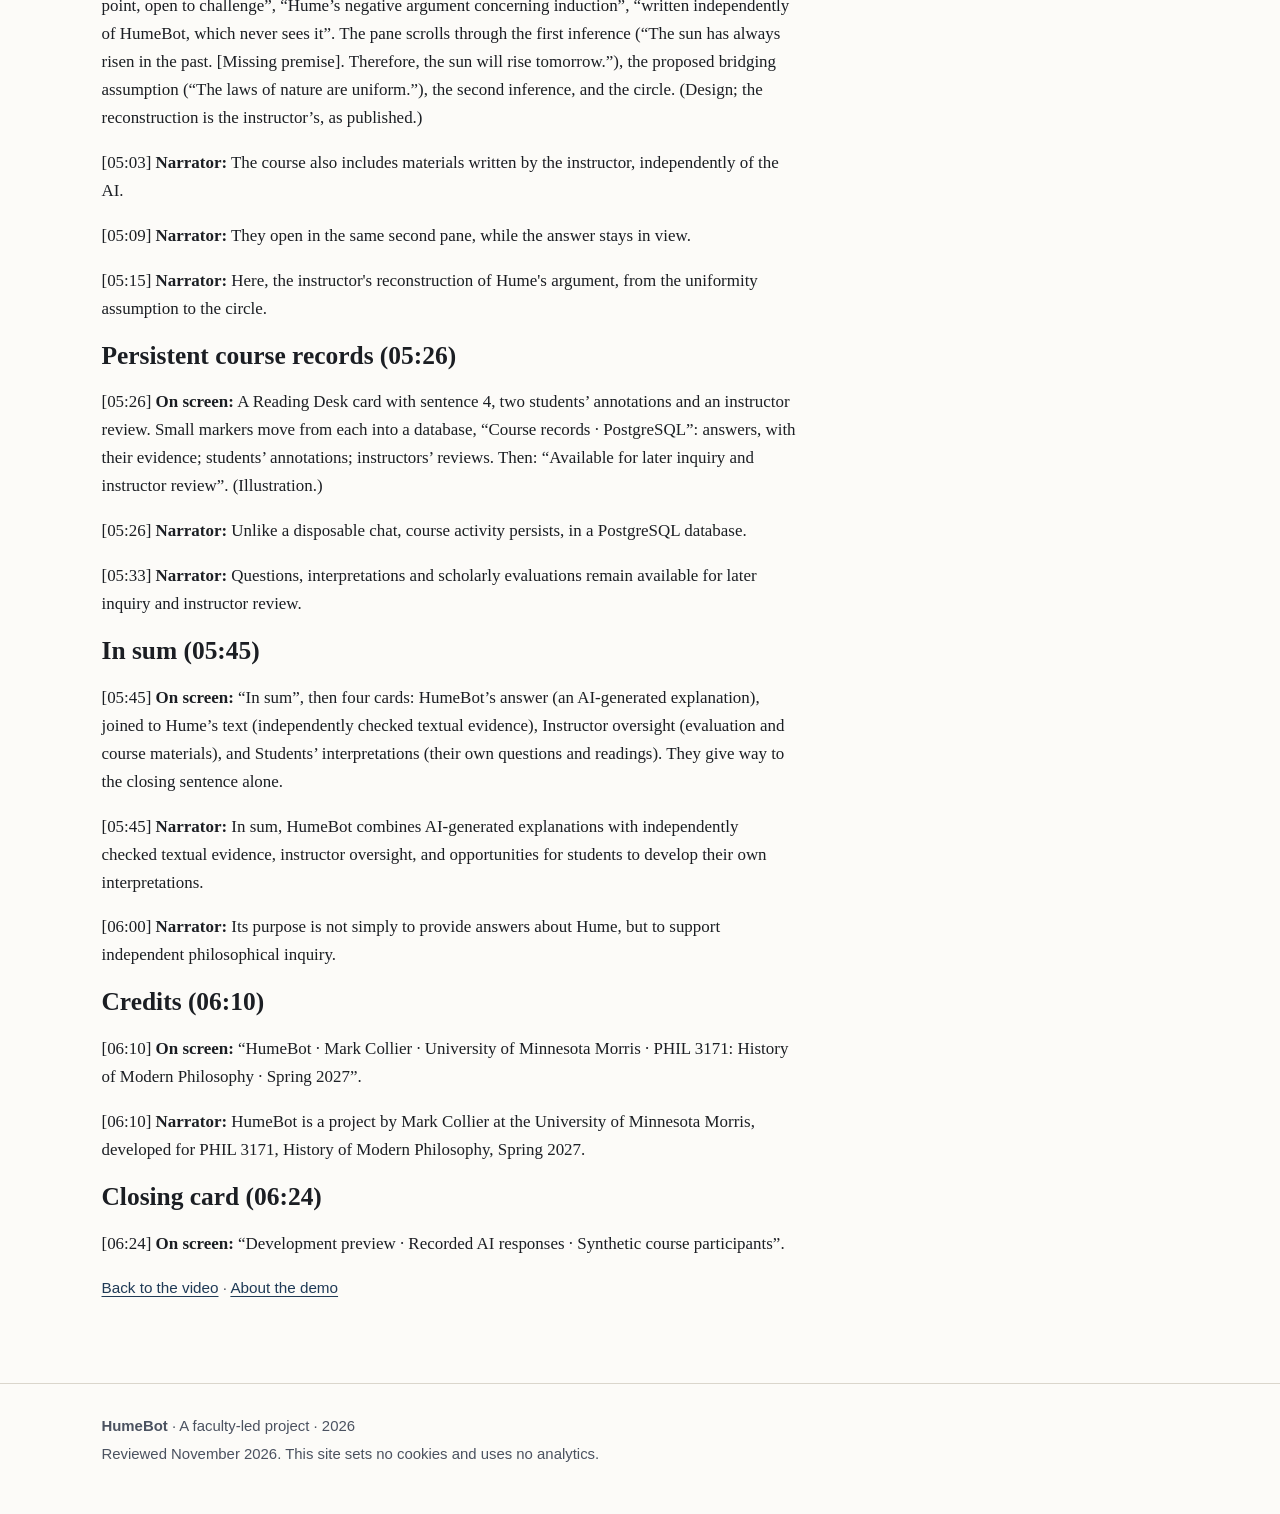
<file: demo-transcript.html>
<!doctype html>
<html lang="en">
<head>
  <meta charset="utf-8">
  <meta name="viewport" content="width=device-width, initial-scale=1">
  <title>Demo transcript — HumeBot</title>
  <meta name="description" content="Descriptive transcript of the HumeBot Demo: the narration with its times, and everything shown on screen.">
  <link rel="canonical" href="https://mdcollier.github.io/humebot-site/demo-transcript.html">
  <link rel="icon" href="assets/favicon.svg" type="image/svg+xml">
  <link rel="stylesheet" href="assets/site.css">
</head>
<body>
  <a class="skip" href="#main">Skip to content</a>

  <header class="site">
    <div class="bar">
      <a class="brand" href="index.html">HumeBot<span>Evidence-accountable philosophical inquiry</span></a>
      <nav aria-label="Site">
        <ul>
          <li><a href="index.html">Home</a></li>
          <li><a href="how-it-works.html">How It Works</a></li>
          <li><a href="demo.html" aria-current="page">Demo</a></li>
          <li><a href="reports.html">Reports</a></li>
        </ul>
      </nav>
    </div>
  </header>

  <main id="main">

    <p class="kicker">Demo · descriptive transcript · 6:29</p>
    <h1>Descriptive transcript</h1>
    <p class="lede">A complete text alternative to the HumeBot Demo: the narration with its times, and what is shown on screen.</p>
    <p class="small demo-links"><a href="demo.html">Back to the video</a> · <a href="assets/demo-v1/HumeBot_Demo_V1_2026-11-13_descriptive_transcript.md" download>Download the transcript (Markdown)</a> · <a href="assets/demo-v1/HumeBot_Demo_V1_2026-11-13_captions.srt" download>Captions (SRT)</a> · <a href="assets/demo-v1/HumeBot_Demo_V1_2026-11-13_captions.vtt" download>Captions (WebVTT)</a> · <a href="demo-details.html">About the demo</a></p>

    <article class="demo-transcript">
<p>Length 06:28. Narration by a synthesized voice. The film combines screens of the development Reading Desk, designs of the intended Reading Desk, recorded values from HumeBot’s records, and illustrations; each description says which. Times are from the start of the video.</p>
<h2>Title (00:00)</h2><p>[00:00] <strong>On screen:</strong> “HumeBot”.</p>
<h2>Why HumeBot (00:02)</h2>
<p>[00:02] <strong>On screen:</strong> An unbranded chat window labelled “A general-purpose AI assistant”; the question appears in a message bubble, and grey bars stand in for a fluent answer. (Illustration.)</p>
<p>[00:02] <strong>Narrator:</strong> Ask a general-purpose AI assistant about Hume, and you&#x27;ll usually get a fluent, helpful answer.</p>
<p>[00:09] <strong>On screen:</strong> The title “HumeBot”. A dark blue box, “AI model”, at the centre; seven components appear around it in turn: Hume’s Enquiry (1777), a staged process, quotation checks, display rules, persistent records (a PostgreSQL database), instructor materials, student contributions. (Illustration.)</p>
<p>[00:09] <strong>Narrator:</strong> HumeBot takes a different approach.</p>
<p>[00:12] <strong>Narrator:</strong> Instead of simply relying on the model to behave well, it places the model inside a scholarly reading environment, with safeguards enforced by software.</p>
<h2>Four commitments (00:22)</h2>
<p>[00:22] <strong>On screen:</strong> “Four commitments”: four numbered cards appear as each is named: textual accountability; inspectable process and instructor oversight; student intellectual agency; persistent contributions. They shrink into a strip across the top of the screen, which stays for the rest of the film; the commitments each scene illustrates are shown in colour. (Illustration.)</p>
<p>[00:23] <strong>Narrator:</strong> Four commitments shape it.</p>
<p>[00:25] <strong>Narrator:</strong> Explanations answer to Hume&#x27;s own words.</p>
<p>[00:28] <strong>Narrator:</strong> The process can be inspected, and instructors keep authority.</p>
<p>[00:32] <strong>Narrator:</strong> Students examine the evidence, and challenge interpretations.</p>
<p>[00:37] <strong>Narrator:</strong> And their questions and contributions become lasting parts of the course.</p>
<h2>One student’s question (00:42)</h2>
<p>[00:42] <strong>On screen:</strong> The Reading Desk’s question box, a screen of the development application. The question is typed as it is spoken, and the pointer moves to “Ask HumeBot”.</p>
<p>[00:42] <strong>Narrator:</strong> Let&#x27;s follow one student&#x27;s question: do we have reason to believe the sun will rise tomorrow?</p>
<h2>What a good answer must address (00:49)</h2>
<p>[00:49] <strong>On screen:</strong> Three requirement cards, each with its own colour and symbol: R1, an orange circle, “Grounds for the prediction: What reasoning could justify expecting tomorrow’s sunrise?”; R2, a blue triangle, “Origin of the expectation: What actually produces the expectation, and is it reasoning?”; R3, a crimson diamond, “Status of our confidence: In what sense could the expectation still be called reasonable?”. Each card also shows the requirement as the model recorded it. (Recorded values; headings written for the film.)</p>
<p>[00:49] <strong>Narrator:</strong> First, HumeBot works out what a good answer must address.</p>
<p>[00:53] <strong>Narrator:</strong> Here, the model identified three requirements.</p>
<p>[00:57] <strong>Narrator:</strong> The grounds for the prediction.</p>
<p>[00:59] <strong>Narrator:</strong> The origin of the expectation.</p>
<p>[01:02] <strong>Narrator:</strong> And the status of our confidence in it.</p>
<h2>Selecting evidence from the whole text (01:06)</h2>
<p>[01:06] <strong>On screen:</strong> The whole controlled text as 216 small tiles in nine rows, Sections I–IX. For each requirement in turn, lines in its colour run to the units holding passages selected for it. Captions: “216 textual units · 15 units with selected passages · 24 passages in all”. (Recorded values.)</p>
<p>[01:06] <strong>Narrator:</strong> Next, it reads the whole controlled text: two hundred and sixteen textual units.</p>
<p>[01:12] <strong>Narrator:</strong> For the three requirements, it selects twenty-four short passages, drawn from fifteen of those units.</p>
<h2>How HumeBot develops its answer (01:21)</h2>
<p>[01:21] <strong>On screen:</strong> “How HumeBot develops its answer”: sentences 2, 3 and 4 of the recorded answer appear one after another, each with a small number, joined by arrows to cards for the passages it cites (EHU 4.1 and 4.2; 4.19 and 4.21; 4.15 and 5.5), with their 1777 page numbers and opening words. (Recorded values.)</p>
<p>[01:21] <strong>Narrator:</strong> The model then writes its explanation.</p>
<p>[01:24] <strong>Narrator:</strong> Here are three of its steps, each tied by citations to specific passages from Hume.</p>
<h2>Checking the evidence (01:32)</h2>
<p>[01:32] <strong>On screen:</strong> “Checking the evidence”: sentence 2 above; the words it quotes, in a dashed box with a question mark; and Hume’s text of EHU 4.2 from the controlled transcription. A reading head moves word by word through the paragraph; on reaching the quoted words they light up one by one, and the same words light up in the quotation. The box turns solid and an arrow joins them. Two checks appear: “Hume’s exact words” and “at the place cited, EHU 4.2”. Then a small sketch with grey bars and a red cross: “Not found in the text: withheld, never shown as Hume’s words”. (Recorded values and illustration.)</p>
<p>[01:32] <strong>Narrator:</strong> AI systems can hallucinate quotations.</p>
<p>[01:36] <strong>Narrator:</strong> Before showing them to students, HumeBot independently checks the quotations and their citations against its controlled text.</p>
<p>[01:45] <strong>Narrator:</strong> Here, the cited words are found exactly where the answer says.</p>
<p>[01:52] <strong>Narrator:</strong> A quotation that cannot be found is withheld, so invented evidence does not reach students as Hume&#x27;s words.</p>
<h2>Tracing the evidence to its source (02:02)</h2>
<p>[02:02] <strong>On screen:</strong> “Tracing the evidence to its source”: four linked steps: HumeBot’s cited words; checked against Hume’s text, EHU 4.2; the scholarly transcription of the 1777 edition, page 28, which opens to show three transcribed lines with the long s and the cited words highlighted; and research records, one for every transcribed page. (Recorded values and illustration.)</p>
<p>[02:02] <strong>Narrator:</strong> And these words can be traced to their source: a scholarly transcription of the 1777 edition, page 28,</p>
<p>[02:11] <strong>Narrator:</strong> documented by research records made from inspected scans of the original pages.</p>
<h2>The Evidence Inspector (02:19)</h2>
<p>[02:19] <strong>On screen:</strong> The Evidence Inspector, the instructor’s view, shown as designed for the Reading Desk. Side headings: The answer · What it needed to address · Evidence selected · Verification · Your review. The question, “Student A · recorded answer · quotations and citations verified”, and “As the student saw it”, with the answer’s first two sentences. Then the three requirement cards, whose symbols pulse. Then three columns of the selected passages, by requirement. EHU 5.5 under R2 is selected and opens a close-up: “EHU 5.5 · Section V, Part I · 1777 edition, pp. 48–49 · Selected for R2 · cited by sentence 4”, beside “All inferences from experience, therefore, are effects of custom, not of reasoning*.” Then “Verification”: quoted words (all 24 passages shown match the controlled transcription); citation locations (all 23 citations lie within those passages); before display (checked at delivery and again when shown; nothing withheld).</p>
<p>[02:19] <strong>Narrator:</strong> Instructors can review every answer in the Evidence Inspector, which students cannot open.</p>
<p>[02:26] <strong>Narrator:</strong> What did HumeBot decide the answer needed to address?</p>
<p>[02:30] <strong>Narrator:</strong> The same three requirements we saw at the start.</p>
<p>[02:35] <strong>Narrator:</strong> What evidence did it select for each one?</p>
<p>[02:38] <strong>Narrator:</strong> For the origin of the expectation, for example, it selected this passage, from Section five.</p>
<p>[02:48] <strong>Narrator:</strong> Instructors can also see what was verified before the answer was shown.</p>
<p>[02:53] <strong>Narrator:</strong> The cited words matched Hume&#x27;s text, and nothing was withheld.</p>
<h2>Instructor review (03:00)</h2>
<p>[03:00] <strong>On screen:</strong> The end of HumeBot’s answer (sentences 7 and 8), with a flag button after each sentence, beside an “Instructor Review” panel marked “draft rubric”. Six aspects appear as they are named: philosophical accuracy; adequacy of the textual evidence; support for each claim; completeness; argument and explanation; pedagogical clarity. Each has a 1–6 scale, “Not assessed” and a field for a written comment. For EHU 5.5, two separate questions are pointed out: “Relevant to R2, the origin of the expectation?” and “Supports sentence 4, which cites it?”. The form stays empty and is not submitted. (Design.)</p>
<p>[03:00] <strong>Narrator:</strong> Instructors can then evaluate the answer itself.</p>
<p>[03:04] <strong>Narrator:</strong> The review panel is designed to let instructors judge different aspects of an answer separately, such as philosophical accuracy, the textual evidence, completeness, reasoning and clarity.</p>
<p>[03:19] <strong>Narrator:</strong> An instructor can also mark whether a passage was relevant to its requirement, and whether it supports the sentence that cites it.</p>
<p>[03:29] <strong>Narrator:</strong> When completed, instructor reviews can be saved with the answer, creating a lasting record of scholarly judgment.</p>
<h2>Students question the answer (03:39)</h2>
<p>[03:39] <strong>On screen:</strong> The Reading Desk as designed: the question, then HumeBot’s complete answer in one readable column, with a small number before each sentence. Sentence 4 is selected; the answer moves to the left, and a second pane opens beside it, “Annotations”: “Annotating sentence 4 · as a Question”. The student types “Does Hume mean that our expectation is unreasonable?” and adds it: it appears under “On sentence 4”, attributed to Student B, and a small count appears beside sentence 4. A classmate’s question joins it, attributed to Student A: “Where does Hume say that habit, rather than reasoning, explains our expectation?”. The students are synthetic. (Design.)</p>
<p>[03:39] <strong>Narrator:</strong> Students, too, can question the answer.</p>
<p>[03:42] <strong>Narrator:</strong> The Reading Desk begins with the question and the complete answer.</p>
<p>[03:47] <strong>Narrator:</strong> A student picks out a claim: sentence four.</p>
<p>[03:52] <strong>Narrator:</strong> Then the student asks: does Hume mean that our expectation is unreasonable?</p>
<p>[03:58] <strong>Narrator:</strong> The question is saved with the course, attached to that exact sentence.</p>
<p>[04:03] <strong>Narrator:</strong> Classmates&#x27; questions and interpretations about the same claim appear beside it.</p>
<h2>Textual Support (04:10)</h2>
<p>[04:10] <strong>On screen:</strong> Sentence 4’s citation of EHU 5.5 is selected, and the second pane switches to “Textual Support”: EHU 5.5, Section V, Part I, 1777 edition, pp. 48–49, “Cited by sentence 4”, the whole paragraph with the two cited passages highlighted, a button “Read in the Enquiry”, and a box “Annotate this cited passage: Does EHU 5.5 support sentence 4?”. (Design; the words are the controlled text.)</p>
<p>[04:10] <strong>Narrator:</strong> Selecting a citation opens Textual Support: the passage, with the cited words highlighted.</p>
<p>[04:19] <strong>Narrator:</strong> Here, a student can ask whether this passage really supports the claim.</p>
<h2>Into Hume’s text (04:25)</h2>
<p>[04:25] <strong>On screen:</strong> “Read in the Enquiry” is pressed. Then a screen of the development application’s section reader: Section V of the Enquiry, open at EHU 5.5, with sentence 4’s cited words marked and a button “Back to sentence 4 of the reading” at the top; the page scrolls slowly through the surrounding paragraphs.</p>
<p>[04:25] <strong>Narrator:</strong> From there, the student can open Hume&#x27;s own text at that passage.</p>
<p>[04:30] <strong>Narrator:</strong> The student can then read the surrounding argument, beyond the excerpts the AI selected.</p>
<h2>One passage, many questions (04:40)</h2>
<p>[04:40] <strong>On screen:</strong> Textual Support for EHU 5.5, with its two cited passages, then “Other readings that cite EHU 5.5”: three recorded questions appear one by one: on why Hume treats inferences about human action like inferences about physical events; on what custom itself is and what produces it; and on what is circular in trying to prove that the future will resemble the past. The question about custom is opened, showing the first sentence of that reading that cites EHU 5.5: “Hume says custom or habit is a principle of human nature: wherever a tendency to renew some act or operation arises, that tendency is ascribed to custom, a principle known chiefly by its effects.” (Design; the questions and the sentence are recorded.)</p>
<p>[04:40] <strong>Narrator:</strong> Many answers cite the same passages.</p>
<p>[04:43] <strong>Narrator:</strong> Three other recorded answers also cite this one, from questions about custom, inference and circular reasoning.</p>
<p>[04:52] <strong>Narrator:</strong> In this environment, a student reading this passage can see how the same text was read for other questions.</p>
<h2>Instructor materials (05:03)</h2>
<p>[05:03] <strong>On screen:</strong> The answer on the left, with sentence 3 highlighted. “Instructor Materials” opens the instructor’s reconstruction in the second pane: “Instructor’s reconstruction — a proposed starting point, open to challenge”, “Hume’s negative argument concerning induction”, “written independently of HumeBot, which never sees it”. The pane scrolls through the first inference (“The sun has always risen in the past. [Missing premise]. Therefore, the sun will rise tomorrow.”), the proposed bridging assumption (“The laws of nature are uniform.”), the second inference, and the circle. (Design; the reconstruction is the instructor’s, as published.)</p>
<p>[05:03] <strong>Narrator:</strong> The course also includes materials written by the instructor, independently of the AI.</p>
<p>[05:09] <strong>Narrator:</strong> They open in the same second pane, while the answer stays in view.</p>
<p>[05:15] <strong>Narrator:</strong> Here, the instructor&#x27;s reconstruction of Hume&#x27;s argument, from the uniformity assumption to the circle.</p>
<h2>Persistent course records (05:26)</h2>
<p>[05:26] <strong>On screen:</strong> A Reading Desk card with sentence 4, two students’ annotations and an instructor review. Small markers move from each into a database, “Course records · PostgreSQL”: answers, with their evidence; students’ annotations; instructors’ reviews. Then: “Available for later inquiry and instructor review”. (Illustration.)</p>
<p>[05:26] <strong>Narrator:</strong> Unlike a disposable chat, course activity persists, in a PostgreSQL database.</p>
<p>[05:33] <strong>Narrator:</strong> Questions, interpretations and scholarly evaluations remain available for later inquiry and instructor review.</p>
<h2>In sum (05:45)</h2>
<p>[05:45] <strong>On screen:</strong> “In sum”, then four cards: HumeBot’s answer (an AI-generated explanation), joined to Hume’s text (independently checked textual evidence), Instructor oversight (evaluation and course materials), and Students’ interpretations (their own questions and readings). They give way to the closing sentence alone.</p>
<p>[05:45] <strong>Narrator:</strong> In sum, HumeBot combines AI-generated explanations with independently checked textual evidence, instructor oversight, and opportunities for students to develop their own interpretations.</p>
<p>[06:00] <strong>Narrator:</strong> Its purpose is not simply to provide answers about Hume, but to support independent philosophical inquiry.</p>
<h2>Credits (06:10)</h2>
<p>[06:10] <strong>On screen:</strong> “HumeBot · Mark Collier · University of Minnesota Morris · PHIL 3171: History of Modern Philosophy · Spring 2027”.</p>
<p>[06:10] <strong>Narrator:</strong> HumeBot is a project by Mark Collier at the University of Minnesota Morris, developed for PHIL 3171, History of Modern Philosophy, Spring 2027.</p>
<h2>Closing card (06:24)</h2><p>[06:24] <strong>On screen:</strong> “Development preview · Recorded AI responses · Synthetic course participants”.</p>
    </article>

    <p class="small demo-links"><a href="demo.html">Back to the video</a> · <a href="demo-details.html">About the demo</a></p>

  </main>

  <footer class="site">
    <div class="bar">
      <p><strong>HumeBot</strong> · A faculty-led project · 2026</p>
      <p>Reviewed November 2026. This site sets no cookies and uses no analytics.</p>
    </div>
  </footer>
</body>
</html>
</file>
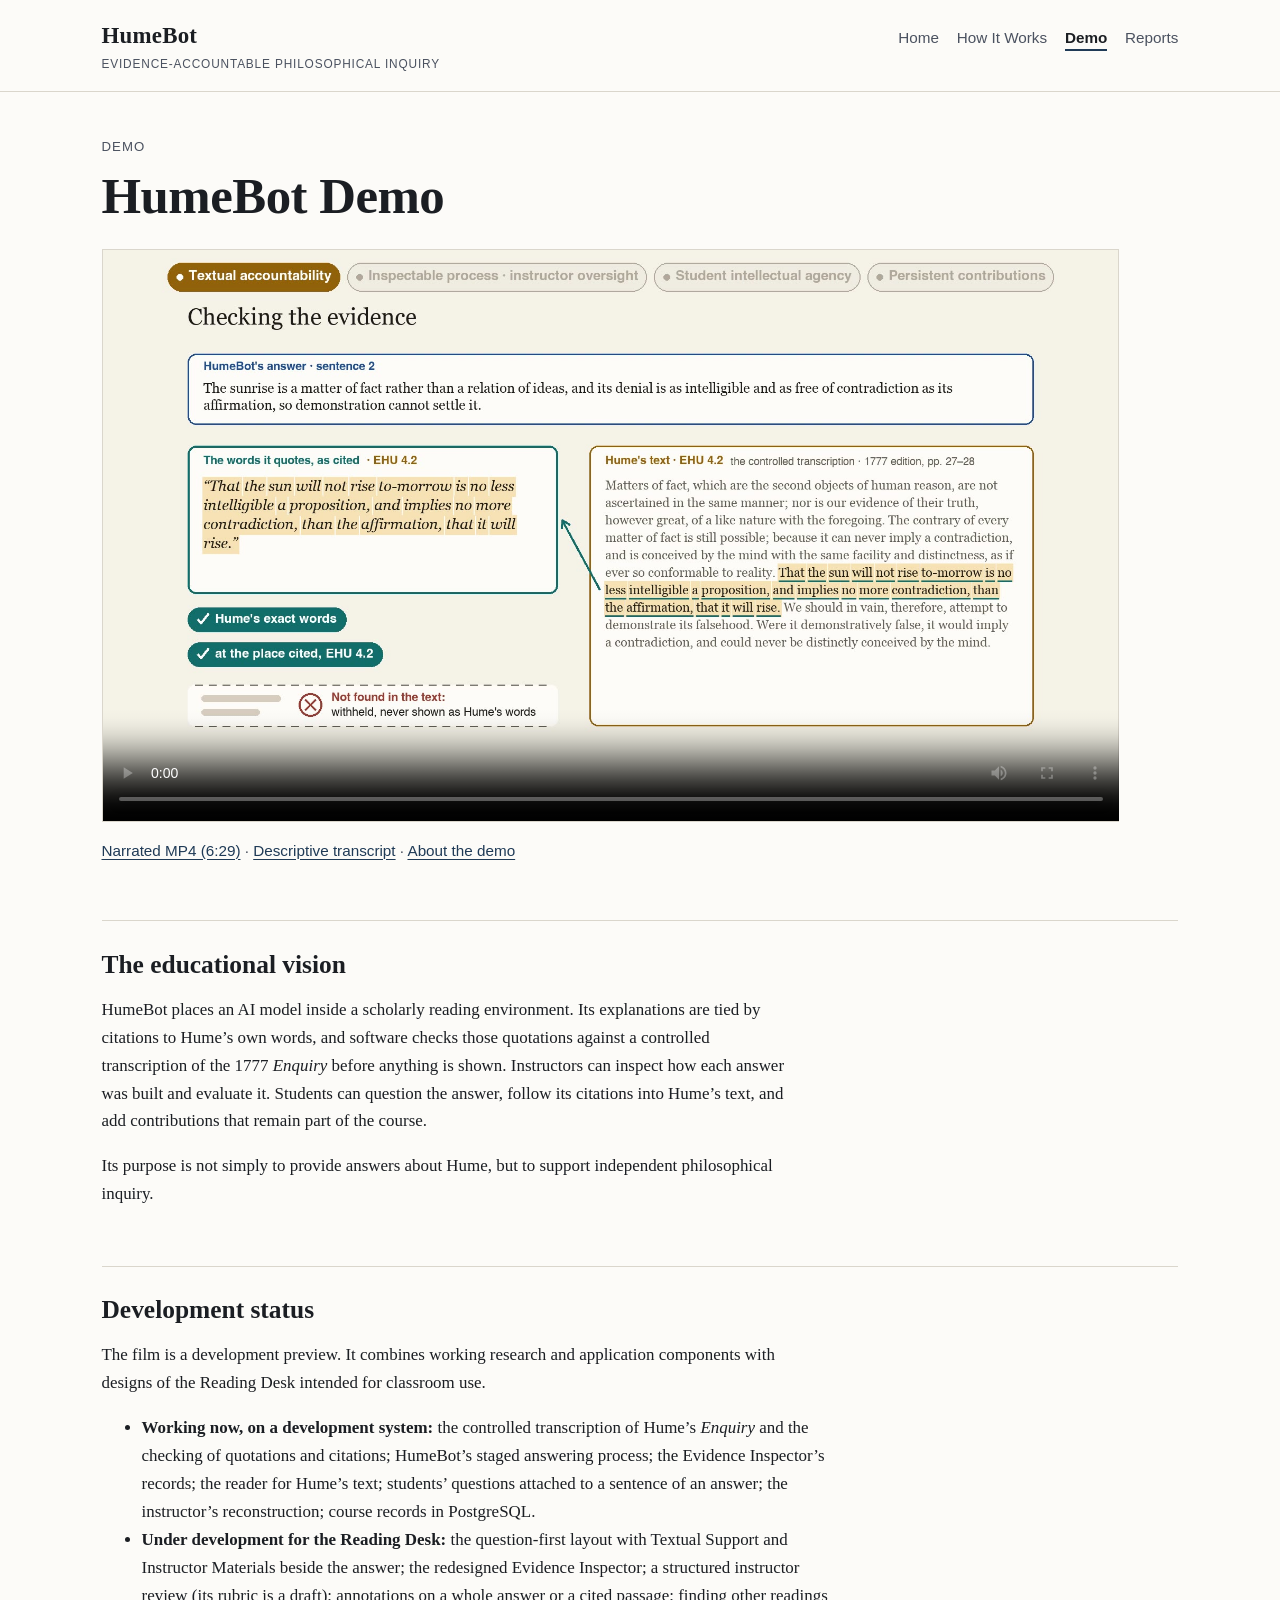
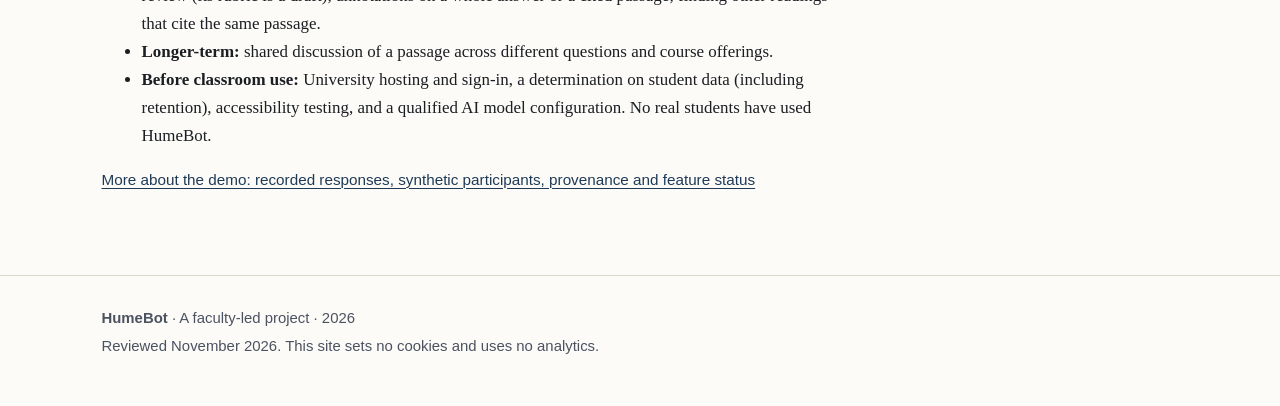
<file: demo.html>
<!doctype html>
<html lang="en">
<head>
  <meta charset="utf-8">
  <meta name="viewport" content="width=device-width, initial-scale=1">
  <title>Demo — HumeBot</title>
  <meta name="description" content="The HumeBot Demo: a narrated development preview of HumeBot’s scholarly architecture and the Reading Desk, with captions and a descriptive transcript.">
  <link rel="canonical" href="https://mdcollier.github.io/humebot-site/demo.html">
  <link rel="icon" href="assets/favicon.svg" type="image/svg+xml">
  <link rel="stylesheet" href="assets/site.css">
</head>
<body>
  <a class="skip" href="#main">Skip to content</a>

  <header class="site">
    <div class="bar">
      <a class="brand" href="index.html">HumeBot<span>Evidence-accountable philosophical inquiry</span></a>
      <nav aria-label="Site">
        <ul>
          <li><a href="index.html">Home</a></li>
          <li><a href="how-it-works.html">How It Works</a></li>
          <li><a href="demo.html" aria-current="page">Demo</a></li>
          <li><a href="reports.html">Reports</a></li>
        </ul>
      </nav>
    </div>
  </header>

  <main id="main">

    <p class="kicker">Demo</p>
    <h1>HumeBot Demo</h1>

    <figure class="video">
      <video controls playsinline preload="metadata" width="1920" height="1080" poster="assets/demo-v1/HumeBot_Demo_V1_2026-11-13_poster.jpg" aria-label="HumeBot Demo: a narrated development preview">
        <source src="assets/demo-v1/HumeBot_Demo_V1_2026-11-13.mp4" type="video/mp4">
        <track kind="captions" src="assets/demo-v1/HumeBot_Demo_V1_2026-11-13_captions.vtt" srclang="en" label="English captions" default>
        <p>Your browser cannot play this video. <a href="assets/demo-v1/HumeBot_Demo_V1_2026-11-13.mp4">Open the narrated MP4</a> or read the <a href="demo-transcript.html">descriptive transcript</a>.</p>
      </video>
    </figure>
    <p class="small demo-links"><a href="assets/demo-v1/HumeBot_Demo_V1_2026-11-13.mp4">Narrated MP4 (6:29)</a> · <a href="demo-transcript.html">Descriptive transcript</a> · <a href="demo-details.html">About the demo</a></p>

    <section aria-labelledby="vision-h">
      <h2 id="vision-h">The educational vision</h2>
      <p>HumeBot places an AI model inside a scholarly reading environment. Its explanations are tied by citations to Hume’s own words, and software checks those quotations against a controlled transcription of the 1777 <em>Enquiry</em> before anything is shown. Instructors can inspect how each answer was built and evaluate it. Students can question the answer, follow its citations into Hume’s text, and add contributions that remain part of the course.</p>
      <p>Its purpose is not simply to provide answers about Hume, but to support independent philosophical inquiry.</p>
    </section>

    <section aria-labelledby="status-h">
      <h2 id="status-h">Development status</h2>
      <p>The film is a development preview. It combines working research and application components with designs of the Reading Desk intended for classroom use.</p>
      <ul>
        <li><strong>Working now, on a development system:</strong> the controlled transcription of Hume’s <em>Enquiry</em> and the checking of quotations and citations; HumeBot’s staged answering process; the Evidence Inspector’s records; the reader for Hume’s text; students’ questions attached to a sentence of an answer; the instructor’s reconstruction; course records in PostgreSQL.</li>
        <li><strong>Under development for the Reading Desk:</strong> the question-first layout with Textual Support and Instructor Materials beside the answer; the redesigned Evidence Inspector; a structured instructor review (its rubric is a draft); annotations on a whole answer or a cited passage; finding other readings that cite the same passage.</li>
        <li><strong>Longer-term:</strong> shared discussion of a passage across different questions and course offerings.</li>
        <li><strong>Before classroom use:</strong> University hosting and sign-in, a determination on student data (including retention), accessibility testing, and a qualified AI model configuration. No real students have used HumeBot.</li>
      </ul>
      <p class="small"><a href="demo-details.html">More about the demo: recorded responses, synthetic participants, provenance and feature status</a></p>
    </section>

  </main>

  <footer class="site">
    <div class="bar">
      <p><strong>HumeBot</strong> · A faculty-led project · 2026</p>
      <p>Reviewed November 2026. This site sets no cookies and uses no analytics.</p>
    </div>
  </footer>
</body>
</html>
</file>
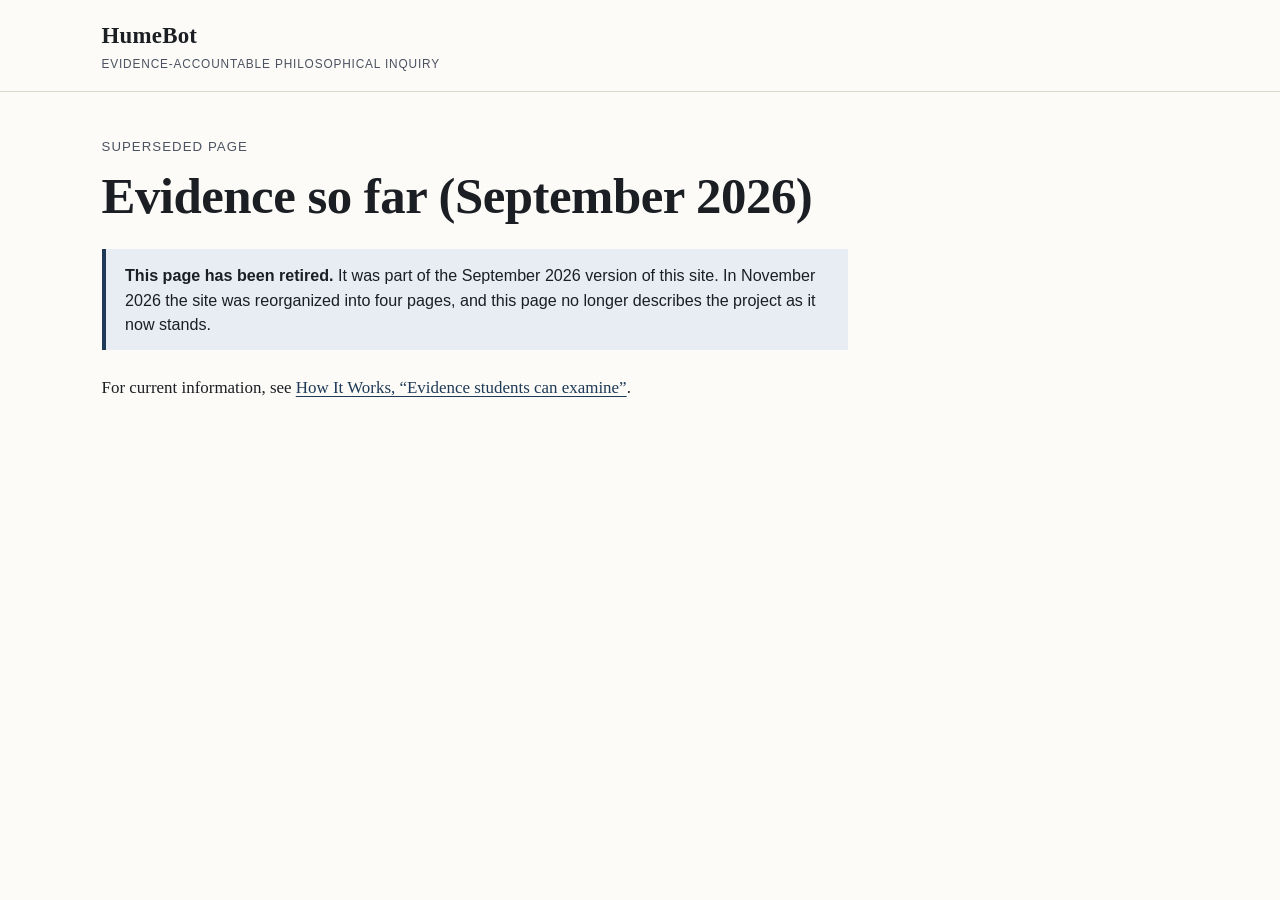
<file: evidence.html>
<!doctype html>
<html lang="en">
<head>
  <meta charset="utf-8">
  <meta name="viewport" content="width=device-width, initial-scale=1">
  <title>Superseded: Evidence so far — HumeBot</title>
  <meta name="robots" content="noindex">
  <link rel="icon" href="assets/favicon.svg" type="image/svg+xml">
  <link rel="stylesheet" href="assets/site.css">
</head>
<body>
  <header class="site">
    <div class="bar">
      <a class="brand" href="index.html">HumeBot<span>Evidence-accountable philosophical inquiry</span></a>
    </div>
  </header>

  <main id="main">
    <p class="kicker">Superseded page</p>
    <h1>Evidence so far (September 2026)</h1>
    <div class="notice" role="note">
      <p><strong>This page has been retired.</strong> It was part of the September 2026 version of this site. In November 2026 the site was reorganized into four pages, and this page no longer describes the project as it now stands.</p>
    </div>
    <p>For current information, see <a href="how-it-works.html#examine">How It Works, “Evidence students can examine”</a>.</p>
  </main>
</body>
</html>
</file>
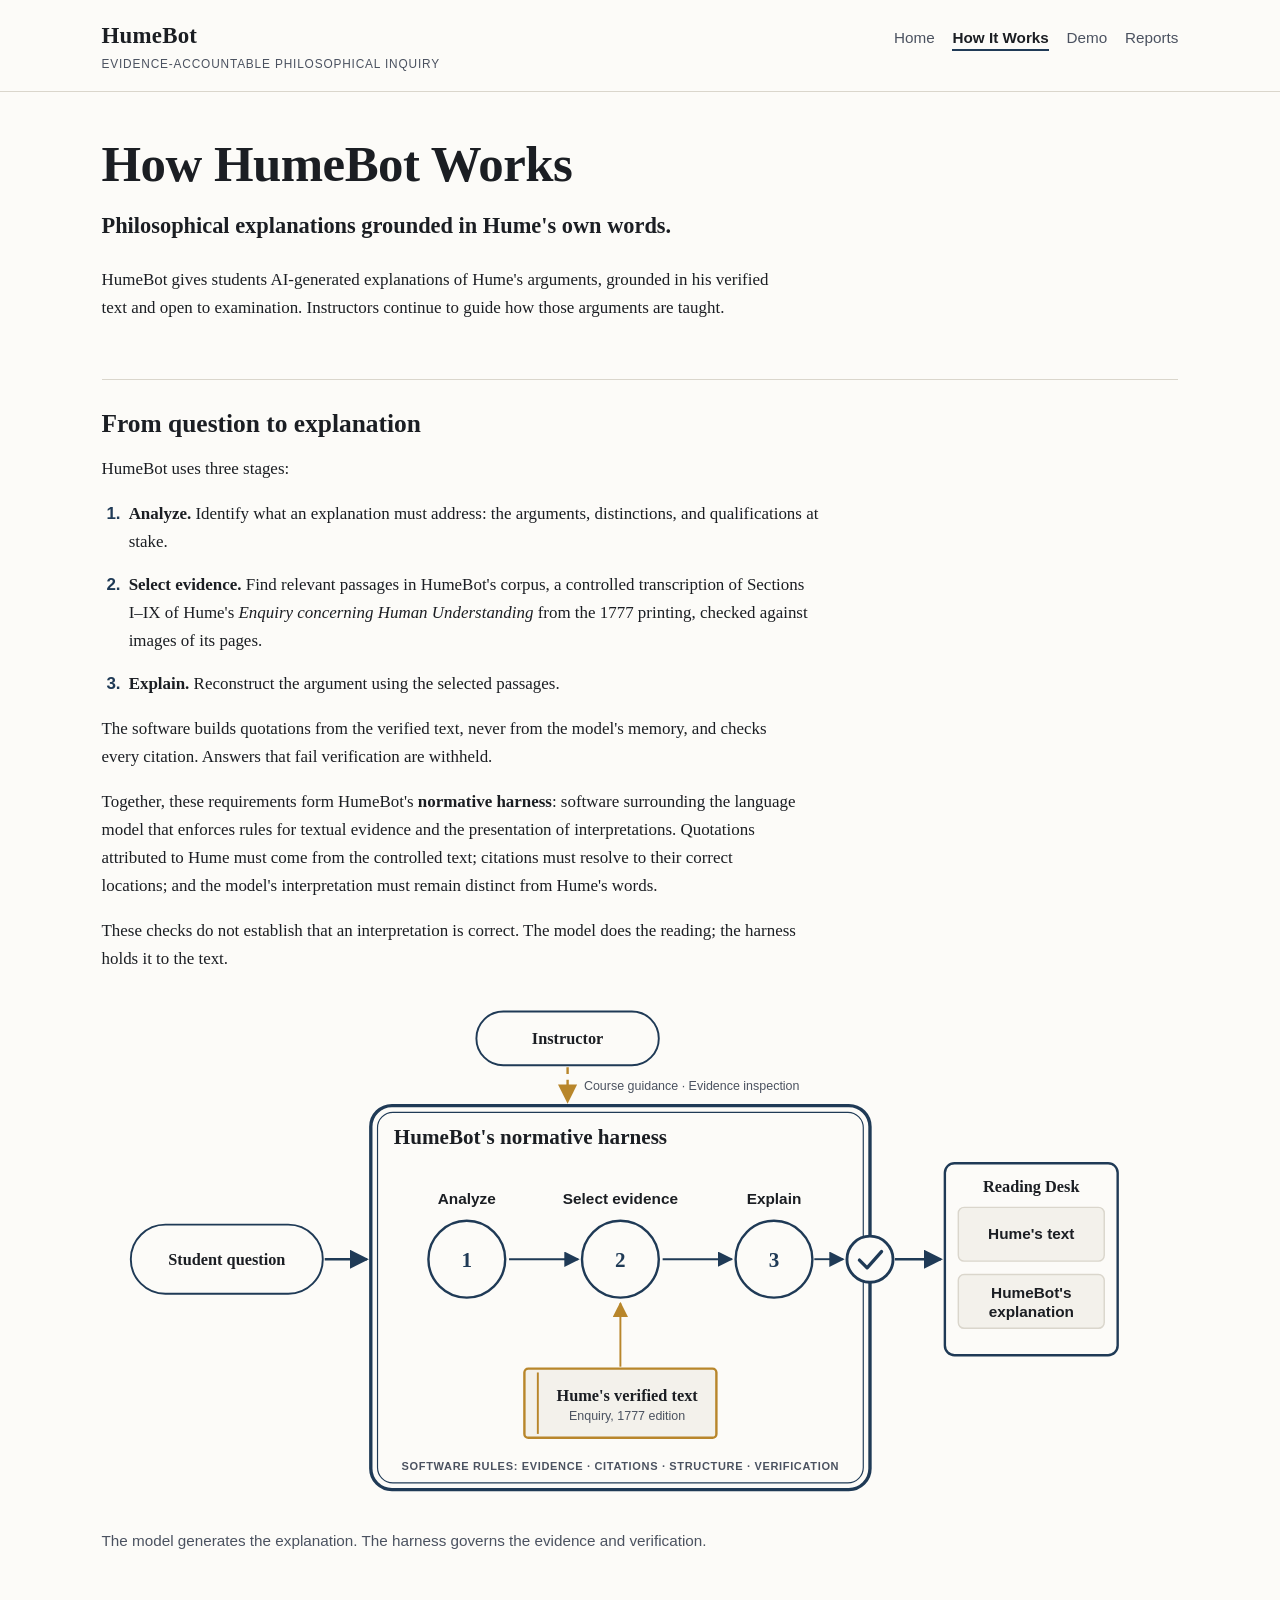
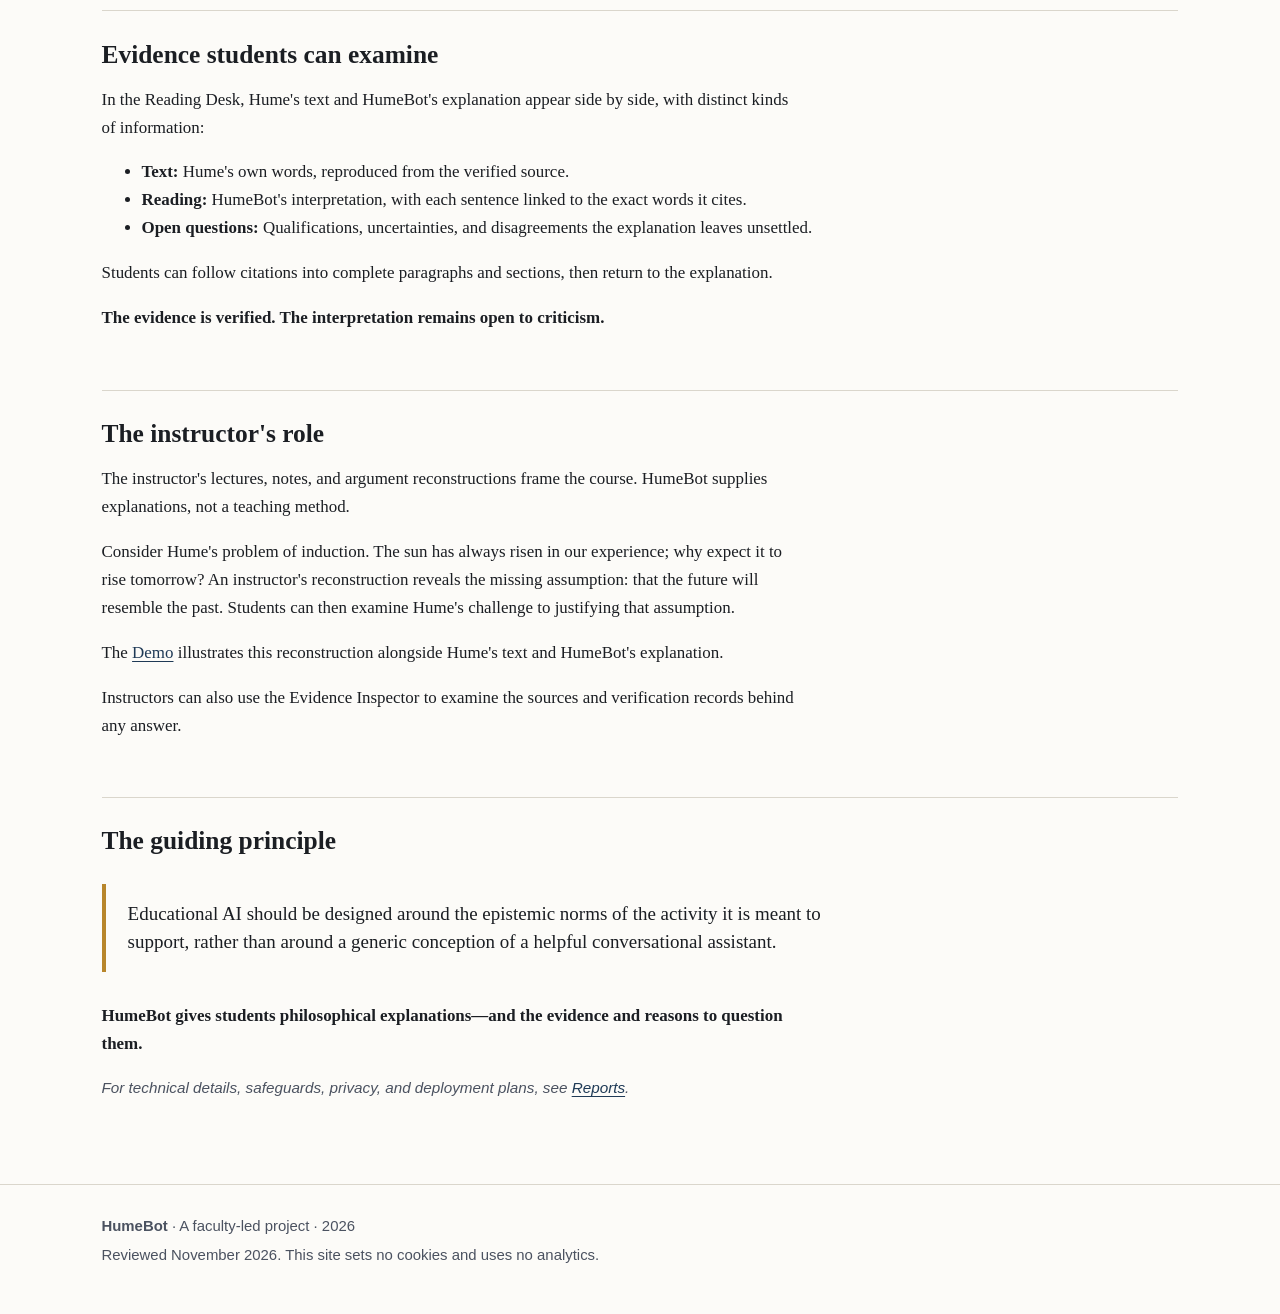
<file: how-it-works.html>
<!doctype html>
<html lang="en">
<head>
  <meta charset="utf-8">
  <meta name="viewport" content="width=device-width, initial-scale=1">
  <title>How HumeBot Works — HumeBot</title>
  <meta name="description" content="HumeBot gives students AI-generated explanations of Hume's arguments, grounded in his verified text and open to examination. Instructors continue to guide how those arguments are taught.">
  <link rel="canonical" href="https://mdcollier.github.io/humebot-site/how-it-works.html">
  <link rel="icon" href="assets/favicon.svg" type="image/svg+xml">
  <link rel="stylesheet" href="assets/site.css">
</head>
<body>
  <a class="skip" href="#main">Skip to content</a>

  <header class="site">
    <div class="bar">
      <a class="brand" href="index.html">HumeBot<span>Evidence-accountable philosophical inquiry</span></a>
      <nav aria-label="Site">
        <ul>
          <li><a href="index.html">Home</a></li>
          <li><a href="how-it-works.html" aria-current="page">How It Works</a></li>
          <li><a href="demo.html">Demo</a></li>
          <li><a href="reports.html">Reports</a></li>
        </ul>
      </nav>
    </div>
  </header>

  <main id="main">

    <h1>How HumeBot Works</h1>
    <p class="lede"><strong>Philosophical explanations grounded in Hume's own words.</strong></p>
    <p>HumeBot gives students AI-generated explanations of Hume's arguments, grounded in his verified text and open to examination. Instructors continue to guide how those arguments are taught.</p>

    <section id="steps" aria-labelledby="steps-h">
      <h2 id="steps-h">From question to explanation</h2>
      <p>HumeBot uses three stages:</p>
      <ol class="questions">
        <li><strong>Analyze.</strong> Identify what an explanation must address: the arguments, distinctions, and qualifications at stake.</li>
        <li><strong>Select evidence.</strong> Find relevant passages in HumeBot's corpus, a controlled transcription of Sections I–IX of Hume's <cite>Enquiry concerning Human Understanding</cite> from the 1777 printing, checked against images of its pages.</li>
        <li><strong>Explain.</strong> Reconstruct the argument using the selected passages.</li>
      </ol>
      <p>The software builds quotations from the verified text, never from the model's memory, and checks every citation. Answers that fail verification are withheld.</p>
      <p>Together, these requirements form HumeBot's <strong>normative harness</strong>: software surrounding the language model that enforces rules for textual evidence and the presentation of interpretations. Quotations attributed to Hume must come from the controlled text; citations must resolve to their correct locations; and the model's interpretation must remain distinct from Hume's words.</p>
      <p>These checks do not establish that an interpretation is correct. The model does the reading; the harness holds it to the text.</p>

      <figure class="harness-fig" aria-labelledby="harness-cap">
        <div class="landscape">
          <svg xmlns="http://www.w3.org/2000/svg" viewBox="0 0 1060 540" role="img" aria-labelledby="hb-title hb-desc">
          <title id="hb-title">HumeBot: an AI model inside a normative harness</title>
          <desc id="hb-desc">A student question enters HumeBot's normative harness. Inside, the AI model analyzes the question, selects evidence and explains; Hume's verified text supplies the evidence to the selection stage only; the software rules of the harness govern the evidence, the citations, the structure of the response and its verification. The answer leaves the harness only through a verification seal, to the Reading Desk, which shows Hume's text beside HumeBot's explanation. The instructor's dashed arrow ends at the harness boundary: course guidance and evidence inspection, not an input to the model. Instructor lectures and notes are not supplied to the generation model.</desc>
          <defs>
              <marker id="head-l" viewBox="0 0 10 10" refX="9" refY="5" markerWidth="8" markerHeight="8" orient="auto-start-reverse"><path d="M0 0 L10 5 L0 10 z" class="hbd-acc-f"/></marker>
              <marker id="head-gold-l" viewBox="0 0 10 10" refX="9" refY="5" markerWidth="8" markerHeight="8" orient="auto-start-reverse"><path d="M0 0 L10 5 L0 10 z" class="hbd-gold-f"/></marker>
            </defs>
            <style>
            .hbd-paper { fill: var(--paper, #fcfbf8); }
            .hbd-panel { fill: var(--panel, #f3f1eb); }
            .hbd-ink { fill: var(--ink, #1b1e23); }
            .hbd-muted { fill: var(--muted, #4b5260); }
            .hbd-acc-s { stroke: var(--accent, #1f3a56); }
            .hbd-acc-f { fill: var(--accent, #1f3a56); }
            .hbd-gold-s { stroke: var(--gold, #b8862b); }
            .hbd-gold-f { fill: var(--gold, #b8862b); }
            .hbd-rule-s { stroke: var(--rule, #dad6cc); }
            text { font-family: -apple-system, BlinkMacSystemFont, 'Segoe UI', Roboto, 'Helvetica Neue', Arial, sans-serif; }
            .hbd-serif { font-family: 'Iowan Old Style', 'Palatino Linotype', Palatino, Charter, Georgia, serif; }
            .hbd-t-title { font-size: 22px; font-weight: 700; }
            .hbd-t-label { font-size: 17px; font-weight: 600; }
            .hbd-t-stage { font-size: 16px; font-weight: 600; }
            .hbd-t-small { font-size: 13px; }
            .hbd-t-rule { font-size: 11.5px; letter-spacing: .06em; text-transform: uppercase; font-weight: 600; }
            .hbd-flow { fill: none; stroke-width: 2.5; }
            .hbd-flow-thin { fill: none; stroke-width: 2; }
            .hbd-govern { fill: none; stroke-width: 2.5; stroke-dasharray: 7 6; }
            .hbd-frame { fill: none; stroke-width: 3.5; }
            .hbd-frame-in { fill: none; stroke-width: 1.2; }
          </style>
          <rect x="30" y="234" width="200" height="72" rx="36.0" class="hbd-paper hbd-acc-s" stroke-width="2"/>
          <text x="130.0" y="276.0" class="hbd-serif hbd-t-label hbd-ink" text-anchor="middle" >Student question</text>
          <path d="M232 270 L276 270" class="hbd-flow hbd-acc-s" marker-end="url(#head-l)"/>
          <rect x="280" y="110" width="520" height="400" rx="22" class="hbd-frame hbd-acc-s"/>
          <rect x="287" y="117" width="506" height="386" rx="16" class="hbd-frame-in hbd-acc-s"/>
          <text x="304" y="150" class="hbd-serif hbd-t-title hbd-ink" text-anchor="start" >HumeBot's normative harness</text>
          <text x="540.0" y="490" class="hbd-t-rule hbd-muted" text-anchor="middle" >software rules: evidence · citations · structure · verification</text>
          <circle cx="380" cy="270" r="40" class="hbd-paper hbd-acc-s" stroke-width="2.5"/>
          <text x="380" y="278" class="hbd-serif hbd-t-title hbd-acc-f" text-anchor="middle" >1</text>
          <text x="380" y="212" class="hbd-t-stage hbd-ink" text-anchor="middle" >Analyze</text>
          <path d="M424 270 L496 270" class="hbd-flow-thin hbd-acc-s" marker-end="url(#head-l)"/>
          <circle cx="540" cy="270" r="40" class="hbd-paper hbd-acc-s" stroke-width="2.5"/>
          <text x="540" y="278" class="hbd-serif hbd-t-title hbd-acc-f" text-anchor="middle" >2</text>
          <text x="540" y="212" class="hbd-t-stage hbd-ink" text-anchor="middle" >Select evidence</text>
          <path d="M584 270 L656 270" class="hbd-flow-thin hbd-acc-s" marker-end="url(#head-l)"/>
          <circle cx="700" cy="270" r="40" class="hbd-paper hbd-acc-s" stroke-width="2.5"/>
          <text x="700" y="278" class="hbd-serif hbd-t-title hbd-acc-f" text-anchor="middle" >3</text>
          <text x="700" y="212" class="hbd-t-stage hbd-ink" text-anchor="middle" >Explain</text>
          <rect x="440" y="384" width="200" height="72" rx="4" class="hbd-panel hbd-gold-s" stroke-width="2.5"/>
          <line x1="454" y1="388" x2="454" y2="452" class="hbd-gold-s" stroke-width="2"/>
          <text x="547.0" y="418.0" class="hbd-serif hbd-t-label hbd-ink" text-anchor="middle" >Hume's verified text</text>
          <text x="547.0" y="438.0" class="hbd-t-small hbd-muted" text-anchor="middle" >Enquiry, 1777 edition</text>
          <path d="M540 382 L540 316" class="hbd-flow-thin hbd-gold-s" marker-end="url(#head-gold-l)"/>
          <path d="M742 270 L772 270" class="hbd-flow-thin hbd-acc-s" marker-end="url(#head-l)"/>
          <circle cx="800" cy="270" r="24" class="hbd-paper hbd-acc-s" stroke-width="3"/>
          <path d="M789 271 L797 279 L812 262" fill="none" class="hbd-acc-s" stroke-width="3.5" stroke-linecap="round" stroke-linejoin="round"/>
          <path d="M826 270 L874 270" class="hbd-flow hbd-acc-s" marker-end="url(#head-l)"/>
          <rect x="878" y="170" width="180" height="200" rx="10" class="hbd-paper hbd-acc-s" stroke-width="2.5"/>
          <text x="968.0" y="200" class="hbd-serif hbd-t-label hbd-ink" text-anchor="middle" >Reading Desk</text>
          <rect x="892" y="216" width="152" height="56.0" rx="6" class="hbd-panel hbd-rule-s" stroke-width="1.5"/>
          <text x="968.0" y="249.0" class="hbd-t-stage hbd-ink" text-anchor="middle" >Hume's text</text>
          <rect x="892" y="286.0" width="152" height="56.0" rx="6" class="hbd-panel hbd-rule-s" stroke-width="1.5"/>
          <text x="968.0" y="310.0" class="hbd-t-stage hbd-ink" text-anchor="middle" >HumeBot's</text>
          <text x="968.0" y="330.0" class="hbd-t-stage hbd-ink" text-anchor="middle" >explanation</text>
          <rect x="390" y="12" width="190" height="56" rx="28.0" class="hbd-paper hbd-acc-s" stroke-width="2"/>
          <text x="485.0" y="46.0" class="hbd-serif hbd-t-label hbd-ink" text-anchor="middle" >Instructor</text>
          <path d="M485 70 L485 106" class="hbd-govern hbd-gold-s" marker-end="url(#head-gold-l)"/>
          <text x="502" y="94" class="hbd-t-small hbd-muted" text-anchor="start" >Course guidance · Evidence inspection</text>
          </svg>
        </div>
        <div class="portrait">
          <svg xmlns="http://www.w3.org/2000/svg" viewBox="0 0 640 1010" role="img" aria-labelledby="hbp-title hbp-desc">
          <title id="hbp-title">HumeBot: an AI model inside a normative harness</title>
          <desc id="hbp-desc">A student question enters HumeBot's normative harness. Inside, the AI model analyzes the question, selects evidence and explains; Hume's verified text supplies the evidence to the selection stage only; the software rules of the harness govern the evidence, the citations, the structure of the response and its verification. The answer leaves the harness only through a verification seal, to the Reading Desk, which shows Hume's text beside HumeBot's explanation. The instructor's dashed arrow ends at the harness boundary: course guidance and evidence inspection, not an input to the model. Instructor lectures and notes are not supplied to the generation model.</desc>
          <defs>
              <marker id="head-p" viewBox="0 0 10 10" refX="9" refY="5" markerWidth="8" markerHeight="8" orient="auto-start-reverse"><path d="M0 0 L10 5 L0 10 z" class="hbd-acc-f"/></marker>
              <marker id="head-gold-p" viewBox="0 0 10 10" refX="9" refY="5" markerWidth="8" markerHeight="8" orient="auto-start-reverse"><path d="M0 0 L10 5 L0 10 z" class="hbd-gold-f"/></marker>
            </defs>
            <style>
            .hbd-paper { fill: var(--paper, #fcfbf8); }
            .hbd-panel { fill: var(--panel, #f3f1eb); }
            .hbd-ink { fill: var(--ink, #1b1e23); }
            .hbd-muted { fill: var(--muted, #4b5260); }
            .hbd-acc-s { stroke: var(--accent, #1f3a56); }
            .hbd-acc-f { fill: var(--accent, #1f3a56); }
            .hbd-gold-s { stroke: var(--gold, #b8862b); }
            .hbd-gold-f { fill: var(--gold, #b8862b); }
            .hbd-rule-s { stroke: var(--rule, #dad6cc); }
            text { font-family: -apple-system, BlinkMacSystemFont, 'Segoe UI', Roboto, 'Helvetica Neue', Arial, sans-serif; }
            .hbd-serif { font-family: 'Iowan Old Style', 'Palatino Linotype', Palatino, Charter, Georgia, serif; }
            .hbd-t-title { font-size: 22px; font-weight: 700; }
            .hbd-t-label { font-size: 17px; font-weight: 600; }
            .hbd-t-stage { font-size: 16px; font-weight: 600; }
            .hbd-t-small { font-size: 13px; }
            .hbd-t-rule { font-size: 11.5px; letter-spacing: .06em; text-transform: uppercase; font-weight: 600; }
            .hbd-flow { fill: none; stroke-width: 2.5; }
            .hbd-flow-thin { fill: none; stroke-width: 2; }
            .hbd-govern { fill: none; stroke-width: 2.5; stroke-dasharray: 7 6; }
            .hbd-frame { fill: none; stroke-width: 3.5; }
            .hbd-frame-in { fill: none; stroke-width: 1.2; }
          </style>
          <rect x="40" y="30" width="240" height="72" rx="36.0" class="hbd-paper hbd-acc-s" stroke-width="2"/>
          <text x="160.0" y="72.0" class="hbd-serif hbd-t-label hbd-ink" text-anchor="middle" >Student question</text>
          <path d="M160 104 L160 166" class="hbd-flow hbd-acc-s" marker-end="url(#head-p)"/>
          <rect x="380" y="38" width="190" height="56" rx="28.0" class="hbd-paper hbd-acc-s" stroke-width="2"/>
          <text x="475.0" y="72.0" class="hbd-serif hbd-t-label hbd-ink" text-anchor="middle" >Instructor</text>
          <path d="M475 96 L475 166" class="hbd-govern hbd-gold-s" marker-end="url(#head-gold-p)"/>
          <text x="462" y="124" class="hbd-t-small hbd-muted" text-anchor="end" >Course guidance ·</text>
          <text x="462" y="142" class="hbd-t-small hbd-muted" text-anchor="end" >Evidence inspection</text>
          <rect x="40" y="170" width="560" height="560" rx="22" class="hbd-frame hbd-acc-s"/>
          <rect x="47" y="177" width="546" height="546" rx="16" class="hbd-frame-in hbd-acc-s"/>
          <text x="64" y="210" class="hbd-serif hbd-t-title hbd-ink" text-anchor="start" >HumeBot's normative harness</text>
          <text x="320.0" y="670" class="hbd-t-rule hbd-muted" text-anchor="middle" >software rules: evidence · citations</text>
          <text x="320.0" y="690" class="hbd-t-rule hbd-muted" text-anchor="middle" >structure · verification</text>
          <circle cx="150" cy="300" r="42" class="hbd-paper hbd-acc-s" stroke-width="2.5"/>
          <text x="150" y="308" class="hbd-serif hbd-t-title hbd-acc-f" text-anchor="middle" >1</text>
          <text x="150" y="300" class="hbd-t-stage hbd-ink" text-anchor="middle" ></text>
          <text x="214" y="306" class="hbd-t-stage hbd-ink" text-anchor="start" >Analyze</text>
          <path d="M150 346 L150 404" class="hbd-flow-thin hbd-acc-s" marker-end="url(#head-p)"/>
          <circle cx="150" cy="450" r="42" class="hbd-paper hbd-acc-s" stroke-width="2.5"/>
          <text x="150" y="458" class="hbd-serif hbd-t-title hbd-acc-f" text-anchor="middle" >2</text>
          <text x="150" y="450" class="hbd-t-stage hbd-ink" text-anchor="middle" ></text>
          <text x="214" y="456" class="hbd-t-stage hbd-ink" text-anchor="start" >Select evidence</text>
          <path d="M150 496 L150 554" class="hbd-flow-thin hbd-acc-s" marker-end="url(#head-p)"/>
          <circle cx="150" cy="600" r="42" class="hbd-paper hbd-acc-s" stroke-width="2.5"/>
          <text x="150" y="608" class="hbd-serif hbd-t-title hbd-acc-f" text-anchor="middle" >3</text>
          <text x="150" y="600" class="hbd-t-stage hbd-ink" text-anchor="middle" ></text>
          <text x="214" y="606" class="hbd-t-stage hbd-ink" text-anchor="start" >Explain</text>
          <rect x="370" y="520" width="200" height="80" rx="4" class="hbd-panel hbd-gold-s" stroke-width="2.5"/>
          <line x1="384" y1="524" x2="384" y2="596" class="hbd-gold-s" stroke-width="2"/>
          <text x="477.0" y="558.0" class="hbd-serif hbd-t-label hbd-ink" text-anchor="middle" >Hume's verified text</text>
          <text x="477.0" y="578.0" class="hbd-t-small hbd-muted" text-anchor="middle" >Enquiry, 1777 edition</text>
          <path d="M370 550 L190 488" class="hbd-flow-thin hbd-gold-s" marker-end="url(#head-gold-p)"/>
          <path d="M150 646 L150 700" class="hbd-flow-thin hbd-acc-s" marker-end="url(#head-p)"/>
          <circle cx="150" cy="730" r="24" class="hbd-paper hbd-acc-s" stroke-width="3"/>
          <path d="M139 731 L147 739 L162 722" fill="none" class="hbd-acc-s" stroke-width="3.5" stroke-linecap="round" stroke-linejoin="round"/>
          <path d="M150 758 L150 802" class="hbd-flow hbd-acc-s" marker-end="url(#head-p)"/>
          <rect x="40" y="808" width="560" height="170" rx="10" class="hbd-paper hbd-acc-s" stroke-width="2.5"/>
          <text x="320.0" y="838" class="hbd-serif hbd-t-label hbd-ink" text-anchor="middle" >Reading Desk</text>
          <rect x="54" y="854" width="259.0" height="96" rx="6" class="hbd-panel hbd-rule-s" stroke-width="1.5"/>
          <text x="183.5" y="907.0" class="hbd-t-stage hbd-ink" text-anchor="middle" >Hume's text</text>
          <rect x="327.0" y="854" width="259.0" height="96" rx="6" class="hbd-panel hbd-rule-s" stroke-width="1.5"/>
          <text x="456.5" y="907.0" class="hbd-t-stage hbd-ink" text-anchor="middle" >HumeBot's explanation</text>
          </svg>
        </div>
        <figcaption id="harness-cap">The model generates the explanation. The harness governs the evidence and verification.</figcaption>
      </figure>
    </section>

    <section id="examine" aria-labelledby="examine-h">
      <h2 id="examine-h">Evidence students can examine</h2>
      <p>In the Reading Desk, Hume's text and HumeBot's explanation appear side by side, with distinct kinds of information:</p>
      <ul>
        <li><strong>Text:</strong> Hume's own words, reproduced from the verified source.</li>
        <li><strong>Reading:</strong> HumeBot's interpretation, with each sentence linked to the exact words it cites.</li>
        <li><strong>Open questions:</strong> Qualifications, uncertainties, and disagreements the explanation leaves unsettled.</li>
      </ul>
      <p>Students can follow citations into complete paragraphs and sections, then return to the explanation.</p>
      <p><strong>The evidence is verified. The interpretation remains open to criticism.</strong></p>
    </section>

    <section id="instructor" aria-labelledby="instructor-h">
      <h2 id="instructor-h">The instructor's role</h2>
      <p>The instructor's lectures, notes, and argument reconstructions frame the course. HumeBot supplies explanations, not a teaching method.</p>
      <p>Consider Hume's problem of induction. The sun has always risen in our experience; why expect it to rise tomorrow? An instructor's reconstruction reveals the missing assumption: that the future will resemble the past. Students can then examine Hume's challenge to justifying that assumption.</p>
      <p>The <a href="demo.html">Demo</a> illustrates this reconstruction alongside Hume's text and HumeBot's explanation.</p>
      <p>Instructors can also use the Evidence Inspector to examine the sources and verification records behind any answer.</p>
    </section>

    <section id="principle" aria-labelledby="principle-h">
      <h2 id="principle-h">The guiding principle</h2>
      <blockquote class="principle">
        <p>Educational AI should be designed around the epistemic norms of the activity it is meant to support, rather than around a generic conception of a helpful conversational assistant.</p>
      </blockquote>
      <p><strong>HumeBot gives students philosophical explanations—and the evidence and reasons to question them.</strong></p>
      <p class="small"><em>For technical details, safeguards, privacy, and deployment plans, see <a href="reports.html">Reports</a>.</em></p>
    </section>

  </main>

  <footer class="site">
    <div class="bar">
      <p><strong>HumeBot</strong> · A faculty-led project · 2026</p>
      <p>Reviewed November 2026. This site sets no cookies and uses no analytics.</p>
    </div>
  </footer>
</body>
</html>
</file>
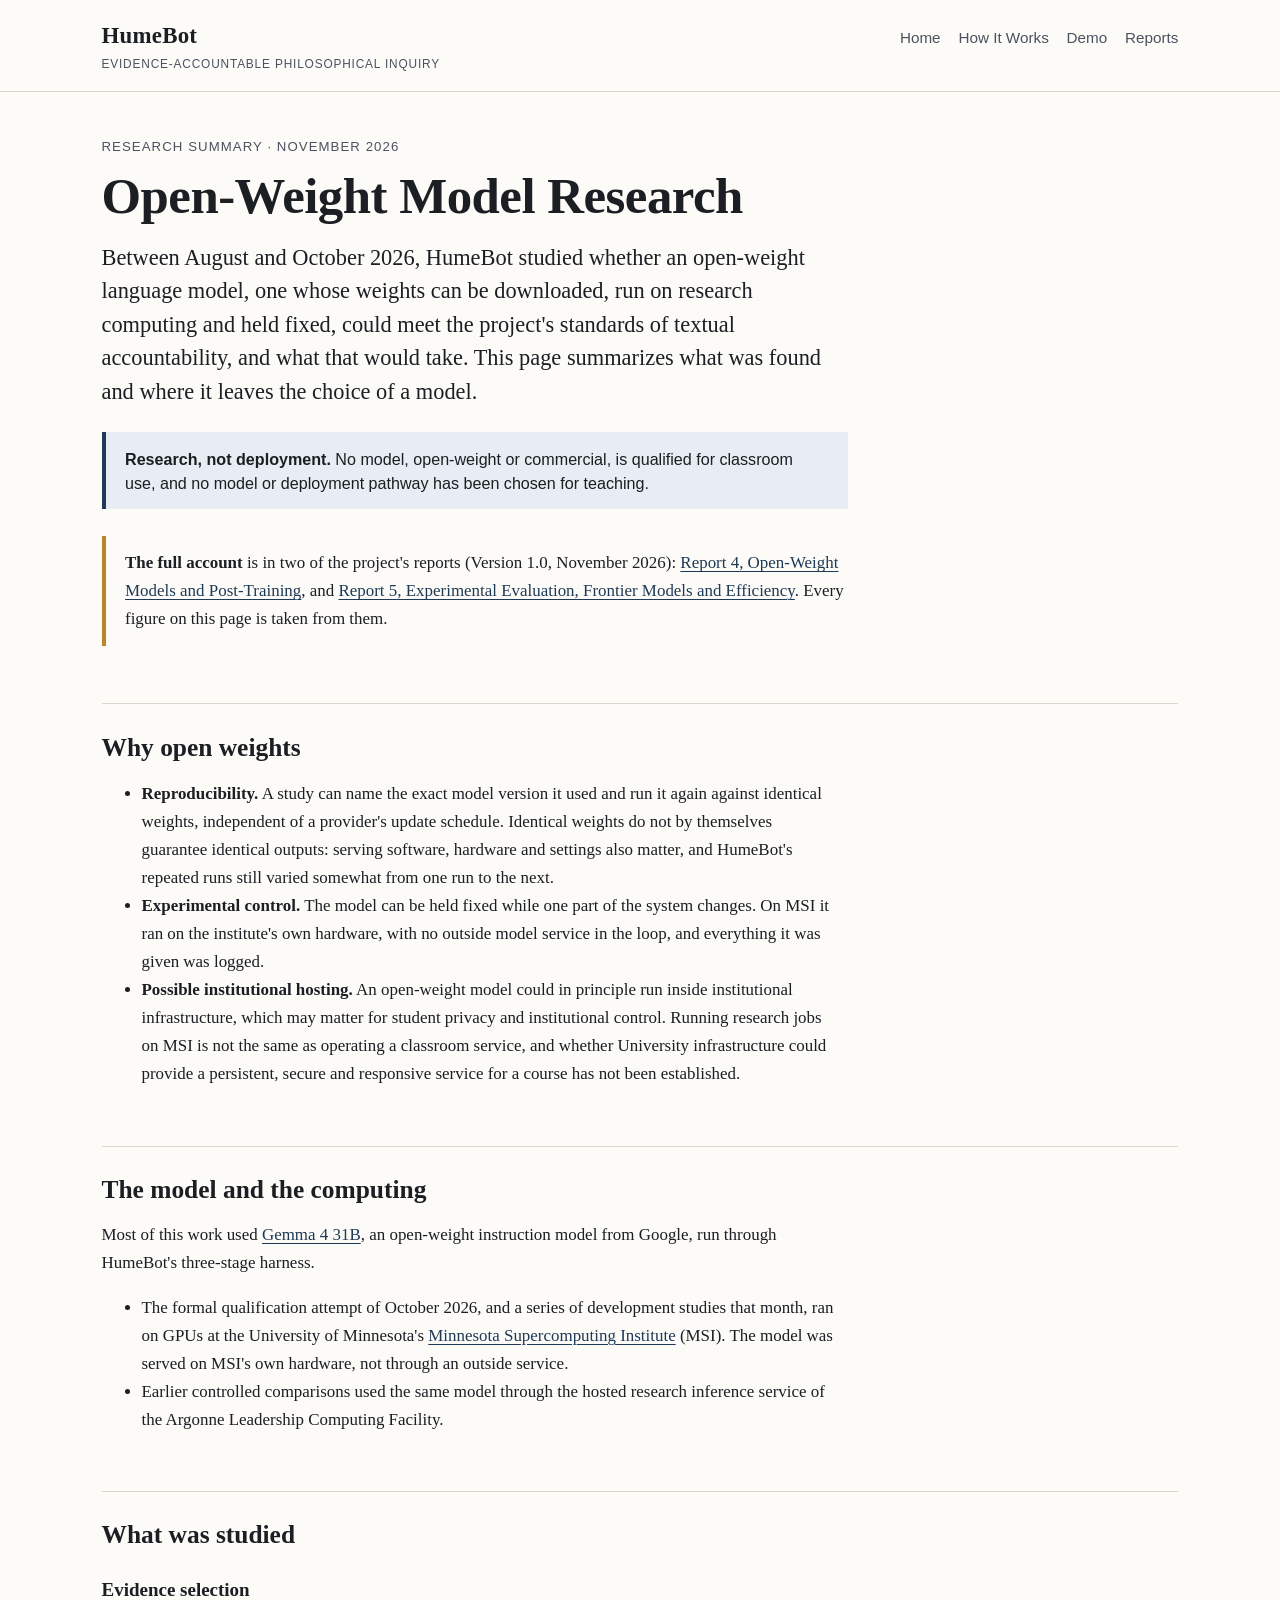
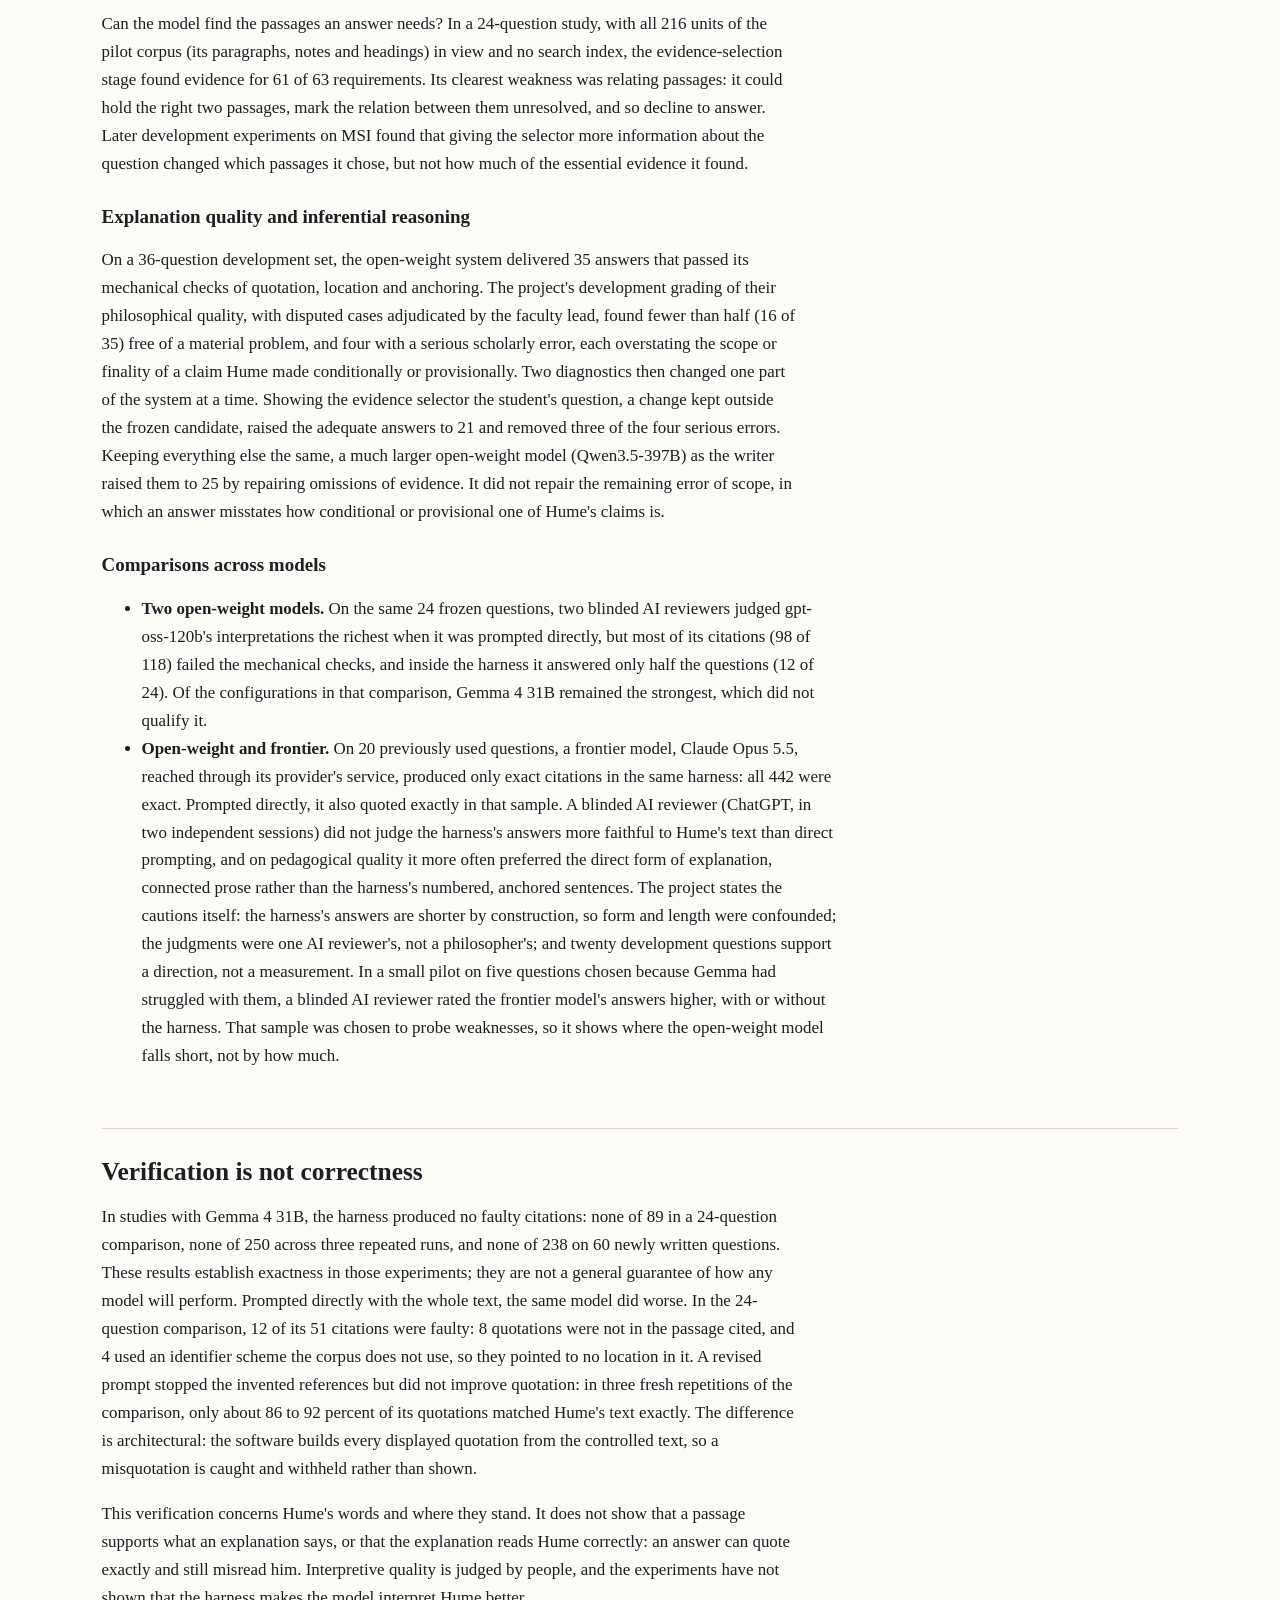
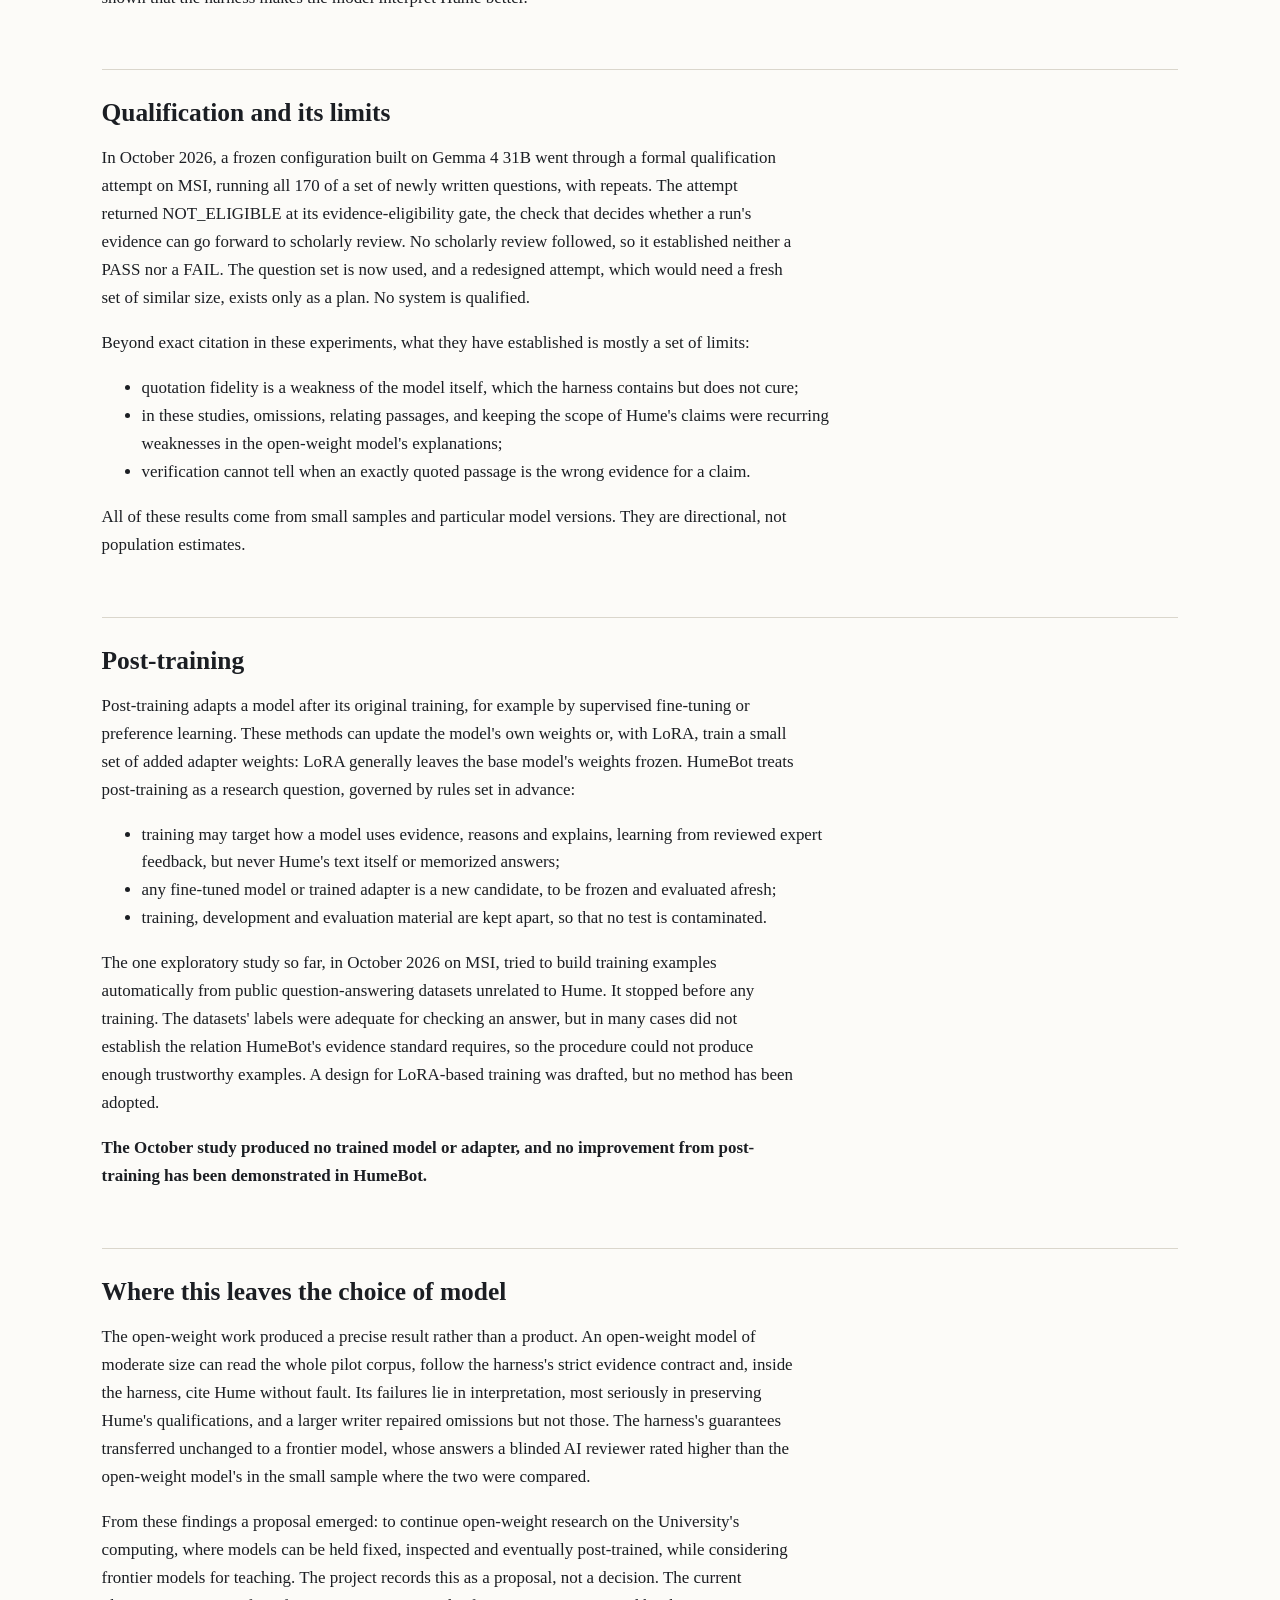
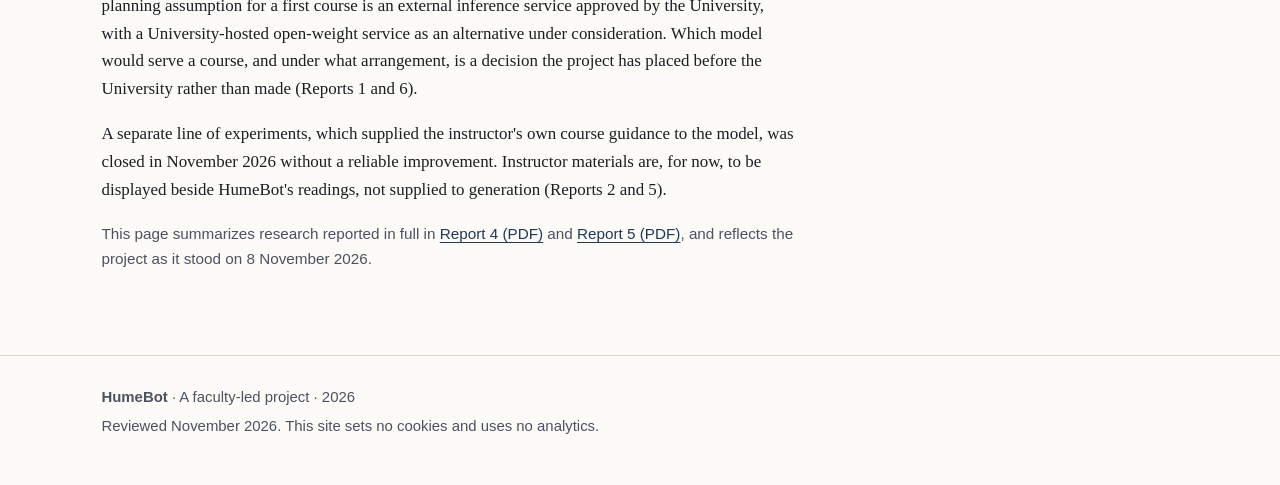
<file: open-weight-research.html>
<!doctype html>
<html lang="en">
<head>
  <meta charset="utf-8">
  <meta name="viewport" content="width=device-width, initial-scale=1">
  <title>Open-Weight Model Research — HumeBot</title>
  <meta name="description" content="A summary of HumeBot's 2026 research on open-weight language models: what an open-weight model achieved inside the project's harness, where it fell short, what the post-training investigation found, and how comparisons with frontier models bear on the choice of model.">
  <link rel="canonical" href="https://mdcollier.github.io/humebot-site/open-weight-research.html">
  <link rel="icon" href="assets/favicon.svg" type="image/svg+xml">
  <link rel="stylesheet" href="assets/site.css">
</head>
<body>
  <a class="skip" href="#main">Skip to content</a>

  <header class="site">
    <div class="bar">
      <a class="brand" href="index.html">HumeBot<span>Evidence-accountable philosophical inquiry</span></a>
      <nav aria-label="Site">
        <ul>
          <li><a href="index.html">Home</a></li>
          <li><a href="how-it-works.html">How It Works</a></li>
          <li><a href="demo.html">Demo</a></li>
          <li><a href="reports.html">Reports</a></li>
        </ul>
      </nav>
    </div>
  </header>

  <main id="main">

    <p class="kicker">Research summary · November 2026</p>
    <h1>Open-Weight Model Research</h1>
    <p class="lede">Between August and October 2026, HumeBot studied whether an open-weight language model, one whose weights can be downloaded, run on research computing and held fixed, could meet the project's standards of textual accountability, and what that would take. This page summarizes what was found and where it leaves the choice of a model.</p>

    <div class="notice" role="note">
      <p><strong>Research, not deployment.</strong> No model, open-weight or commercial, is qualified for classroom use, and no model or deployment pathway has been chosen for teaching.</p>
    </div>

    <p class="pointer"><strong>The full account</strong> is in two of the project's reports (Version 1.0, November 2026): <a href="reports.html#models">Report 4, Open-Weight Models and Post-Training</a>, and <a href="reports.html#evaluation">Report 5, Experimental Evaluation, Frontier Models and Efficiency</a>. Every figure on this page is taken from them.</p>

    <section id="why" aria-labelledby="why-h">
      <h2 id="why-h">Why open weights</h2>
      <ul>
        <li><strong>Reproducibility.</strong> A study can name the exact model version it used and run it again against identical weights, independent of a provider's update schedule. Identical weights do not by themselves guarantee identical outputs: serving software, hardware and settings also matter, and HumeBot's repeated runs still varied somewhat from one run to the next.</li>
        <li><strong>Experimental control.</strong> The model can be held fixed while one part of the system changes. On MSI it ran on the institute's own hardware, with no outside model service in the loop, and everything it was given was logged.</li>
        <li><strong>Possible institutional hosting.</strong> An open-weight model could in principle run inside institutional infrastructure, which may matter for student privacy and institutional control. Running research jobs on MSI is not the same as operating a classroom service, and whether University infrastructure could provide a persistent, secure and responsive service for a course has not been established.</li>
      </ul>
    </section>

    <section id="model" aria-labelledby="model-h">
      <h2 id="model-h">The model and the computing</h2>
      <p>Most of this work used <a href="https://huggingface.co/google/gemma-4-31B-it">Gemma 4 31B</a>, an open-weight instruction model from Google, run through HumeBot's three-stage harness.</p>
      <ul>
        <li>The formal qualification attempt of October 2026, and a series of development studies that month, ran on GPUs at the University of Minnesota's <a href="https://msi.umn.edu/">Minnesota Supercomputing Institute</a> (MSI). The model was served on MSI's own hardware, not through an outside service.</li>
        <li>Earlier controlled comparisons used the same model through the hosted research inference service of the Argonne Leadership Computing Facility.</li>
      </ul>
    </section>

    <section id="studied" aria-labelledby="studied-h">
      <h2 id="studied-h">What was studied</h2>

      <h3>Evidence selection</h3>
      <p>Can the model find the passages an answer needs? In a 24-question study, with all 216 units of the pilot corpus (its paragraphs, notes and headings) in view and no search index, the evidence-selection stage found evidence for 61 of 63 requirements. Its clearest weakness was relating passages: it could hold the right two passages, mark the relation between them unresolved, and so decline to answer. Later development experiments on MSI found that giving the selector more information about the question changed which passages it chose, but not how much of the essential evidence it found.</p>

      <h3>Explanation quality and inferential reasoning</h3>
      <p>On a 36-question development set, the open-weight system delivered 35 answers that passed its mechanical checks of quotation, location and anchoring. The project's development grading of their philosophical quality, with disputed cases adjudicated by the faculty lead, found fewer than half (16 of 35) free of a material problem, and four with a serious scholarly error, each overstating the scope or finality of a claim Hume made conditionally or provisionally. Two diagnostics then changed one part of the system at a time. Showing the evidence selector the student's question, a change kept outside the frozen candidate, raised the adequate answers to 21 and removed three of the four serious errors. Keeping everything else the same, a much larger open-weight model (Qwen3.5-397B) as the writer raised them to 25 by repairing omissions of evidence. It did not repair the remaining error of scope, in which an answer misstates how conditional or provisional one of Hume's claims is.</p>

      <h3>Comparisons across models</h3>
      <ul>
        <li><strong>Two open-weight models.</strong> On the same 24 frozen questions, two blinded AI reviewers judged gpt-oss-120b's interpretations the richest when it was prompted directly, but most of its citations (98 of 118) failed the mechanical checks, and inside the harness it answered only half the questions (12 of 24). Of the configurations in that comparison, Gemma 4 31B remained the strongest, which did not qualify it.</li>
        <li><strong>Open-weight and frontier.</strong> On 20 previously used questions, a frontier model, Claude Opus 5.5, reached through its provider's service, produced only exact citations in the same harness: all 442 were exact. Prompted directly, it also quoted exactly in that sample. A blinded AI reviewer (ChatGPT, in two independent sessions) did not judge the harness's answers more faithful to Hume's text than direct prompting, and on pedagogical quality it more often preferred the direct form of explanation, connected prose rather than the harness's numbered, anchored sentences. The project states the cautions itself: the harness's answers are shorter by construction, so form and length were confounded; the judgments were one AI reviewer's, not a philosopher's; and twenty development questions support a direction, not a measurement. In a small pilot on five questions chosen because Gemma had struggled with them, a blinded AI reviewer rated the frontier model's answers higher, with or without the harness. That sample was chosen to probe weaknesses, so it shows where the open-weight model falls short, not by how much.</li>
      </ul>
    </section>

    <section id="verification" aria-labelledby="verification-h">
      <h2 id="verification-h">Verification is not correctness</h2>
      <p>In studies with Gemma 4 31B, the harness produced no faulty citations: none of 89 in a 24-question comparison, none of 250 across three repeated runs, and none of 238 on 60 newly written questions. These results establish exactness in those experiments; they are not a general guarantee of how any model will perform. Prompted directly with the whole text, the same model did worse. In the 24-question comparison, 12 of its 51 citations were faulty: 8 quotations were not in the passage cited, and 4 used an identifier scheme the corpus does not use, so they pointed to no location in it. A revised prompt stopped the invented references but did not improve quotation: in three fresh repetitions of the comparison, only about 86 to 92 percent of its quotations matched Hume's text exactly. The difference is architectural: the software builds every displayed quotation from the controlled text, so a misquotation is caught and withheld rather than shown.</p>
      <p>This verification concerns Hume's words and where they stand. It does not show that a passage supports what an explanation says, or that the explanation reads Hume correctly: an answer can quote exactly and still misread him. Interpretive quality is judged by people, and the experiments have not shown that the harness makes the model interpret Hume better.</p>
    </section>

    <section id="qualification" aria-labelledby="qualification-h">
      <h2 id="qualification-h">Qualification and its limits</h2>
      <p>In October 2026, a frozen configuration built on Gemma 4 31B went through a formal qualification attempt on MSI, running all 170 of a set of newly written questions, with repeats. The attempt returned NOT_ELIGIBLE at its evidence-eligibility gate, the check that decides whether a run's evidence can go forward to scholarly review. No scholarly review followed, so it established neither a PASS nor a FAIL. The question set is now used, and a redesigned attempt, which would need a fresh set of similar size, exists only as a plan. No system is qualified.</p>
      <p>Beyond exact citation in these experiments, what they have established is mostly a set of limits:</p>
      <ul>
        <li>quotation fidelity is a weakness of the model itself, which the harness contains but does not cure;</li>
        <li>in these studies, omissions, relating passages, and keeping the scope of Hume's claims were recurring weaknesses in the open-weight model's explanations;</li>
        <li>verification cannot tell when an exactly quoted passage is the wrong evidence for a claim.</li>
      </ul>
      <p>All of these results come from small samples and particular model versions. They are directional, not population estimates.</p>
    </section>

    <section id="post-training" aria-labelledby="post-training-h">
      <h2 id="post-training-h">Post-training</h2>
      <p>Post-training adapts a model after its original training, for example by supervised fine-tuning or preference learning. These methods can update the model's own weights or, with LoRA, train a small set of added adapter weights: LoRA generally leaves the base model's weights frozen. HumeBot treats post-training as a research question, governed by rules set in advance:</p>
      <ul>
        <li>training may target how a model uses evidence, reasons and explains, learning from reviewed expert feedback, but never Hume's text itself or memorized answers;</li>
        <li>any fine-tuned model or trained adapter is a new candidate, to be frozen and evaluated afresh;</li>
        <li>training, development and evaluation material are kept apart, so that no test is contaminated.</li>
      </ul>
      <p>The one exploratory study so far, in October 2026 on MSI, tried to build training examples automatically from public question-answering datasets unrelated to Hume. It stopped before any training. The datasets' labels were adequate for checking an answer, but in many cases did not establish the relation HumeBot's evidence standard requires, so the procedure could not produce enough trustworthy examples. A design for LoRA-based training was drafted, but no method has been adopted.</p>
      <p><strong>The October study produced no trained model or adapter, and no improvement from post-training has been demonstrated in HumeBot.</strong></p>
    </section>

    <section id="model-choice" aria-labelledby="model-choice-h">
      <h2 id="model-choice-h">Where this leaves the choice of model</h2>
      <p>The open-weight work produced a precise result rather than a product. An open-weight model of moderate size can read the whole pilot corpus, follow the harness's strict evidence contract and, inside the harness, cite Hume without fault. Its failures lie in interpretation, most seriously in preserving Hume's qualifications, and a larger writer repaired omissions but not those. The harness's guarantees transferred unchanged to a frontier model, whose answers a blinded AI reviewer rated higher than the open-weight model's in the small sample where the two were compared.</p>
      <p>From these findings a proposal emerged: to continue open-weight research on the University's computing, where models can be held fixed, inspected and eventually post-trained, while considering frontier models for teaching. The project records this as a proposal, not a decision. The current planning assumption for a first course is an external inference service approved by the University, with a University-hosted open-weight service as an alternative under consideration. Which model would serve a course, and under what arrangement, is a decision the project has placed before the University rather than made (Reports 1 and 6).</p>
      <p>A separate line of experiments, which supplied the instructor's own course guidance to the model, was closed in November 2026 without a reliable improvement. Instructor materials are, for now, to be displayed beside HumeBot's readings, not supplied to generation (Reports 2 and 5).</p>
      <p class="small">This page summarizes research reported in full in <a href="reports/HumeBot_Report_4_Open_Weight_Models_and_Post_Training_v1_0.pdf">Report 4 (PDF)</a> and <a href="reports/HumeBot_Report_5_Experimental_Evaluation_Frontier_Models_and_Efficiency_v1_0.pdf">Report 5 (PDF)</a>, and reflects the project as it stood on 8 November 2026.</p>
    </section>

  </main>

  <footer class="site">
    <div class="bar">
      <p><strong>HumeBot</strong> · A faculty-led project · 2026</p>
      <p>Reviewed November 2026. This site sets no cookies and uses no analytics.</p>
    </div>
  </footer>
</body>
</html>
</file>
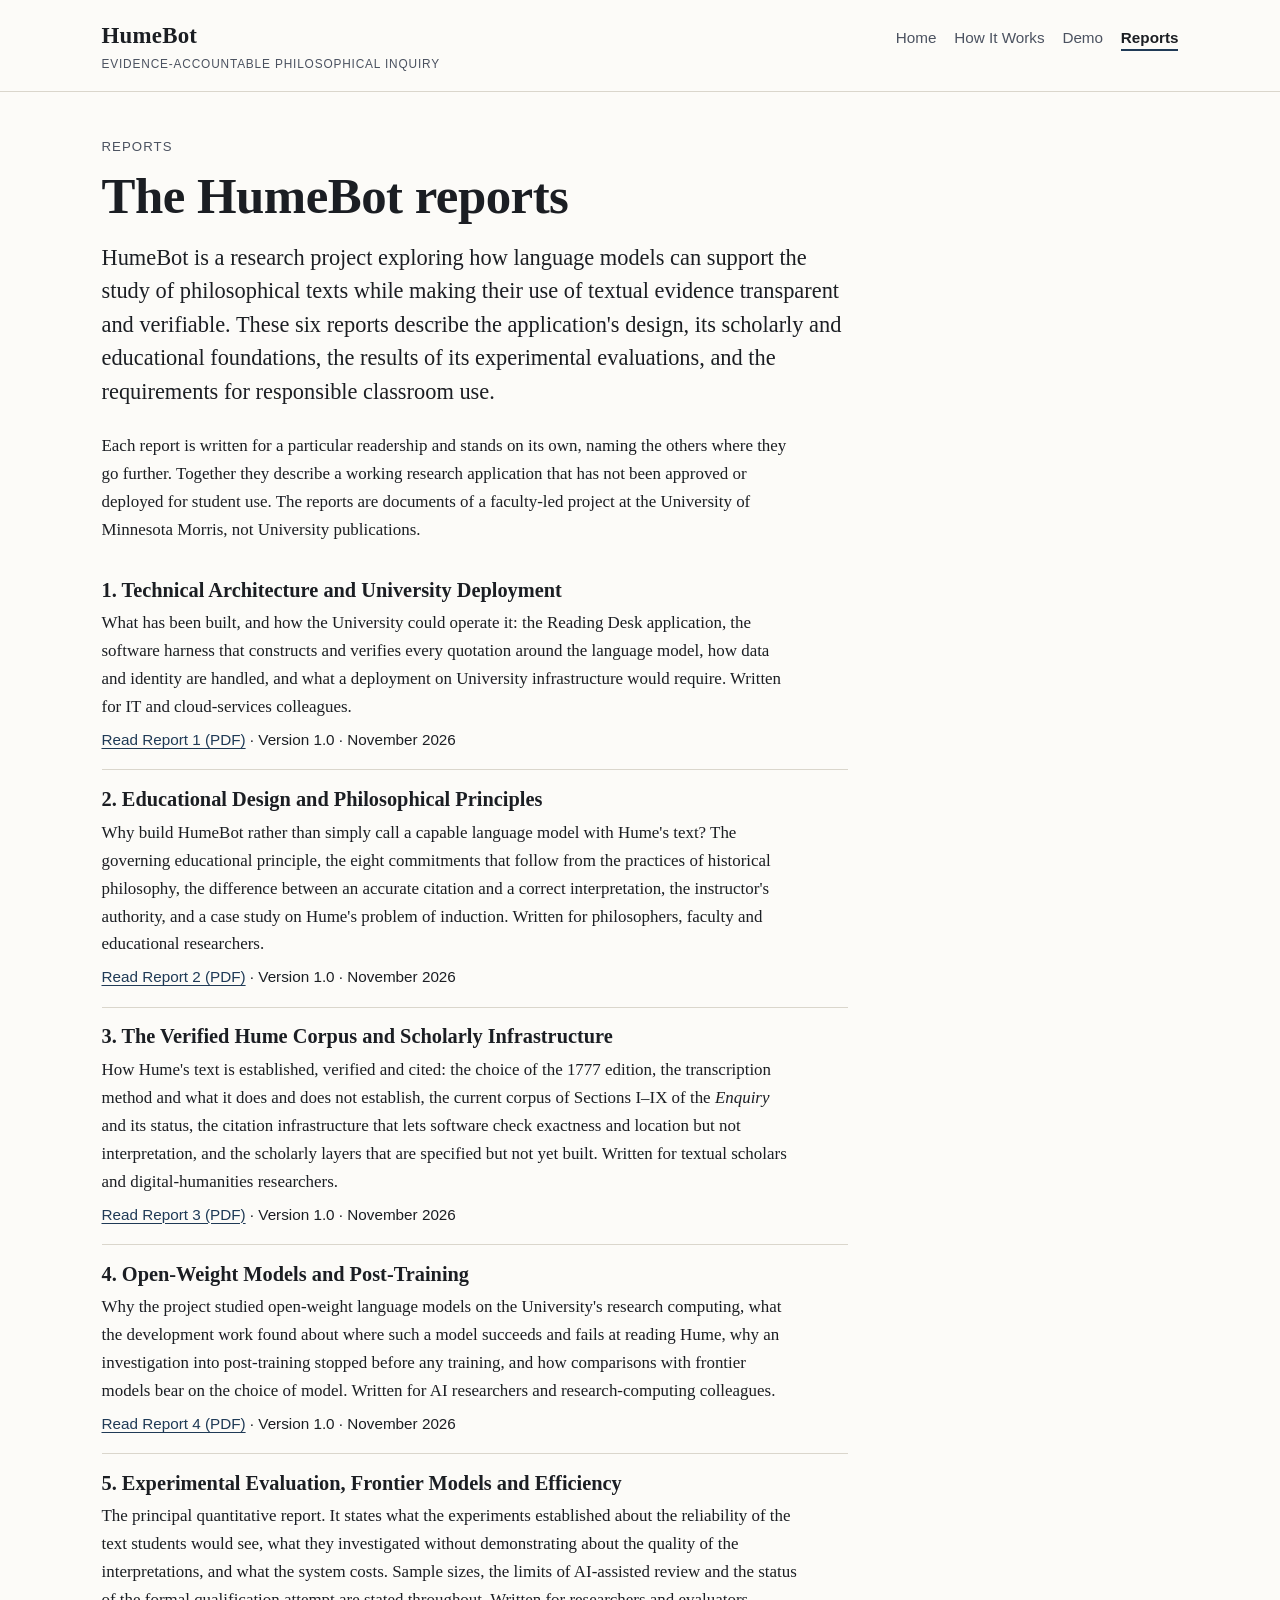
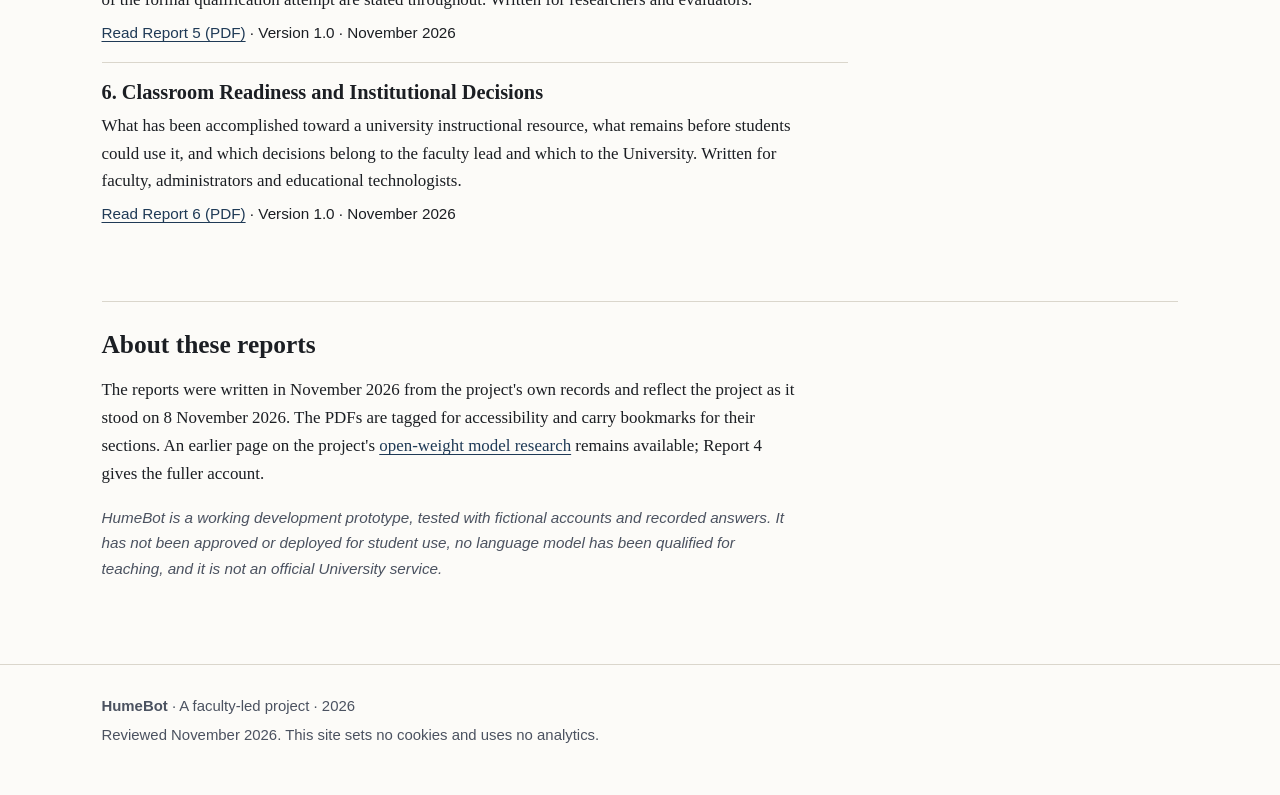
<file: reports.html>
<!doctype html>
<html lang="en">
<head>
  <meta charset="utf-8">
  <meta name="viewport" content="width=device-width, initial-scale=1">
  <title>Reports — HumeBot</title>
  <meta name="description" content="Six reports on the HumeBot project: its technical architecture, educational design, verified Hume corpus, open-weight model research, experimental evaluation, and classroom readiness.">
  <link rel="canonical" href="https://mdcollier.github.io/humebot-site/reports.html">
  <link rel="icon" href="assets/favicon.svg" type="image/svg+xml">
  <link rel="stylesheet" href="assets/site.css">
</head>
<body>
  <a class="skip" href="#main">Skip to content</a>

  <header class="site">
    <div class="bar">
      <a class="brand" href="index.html">HumeBot<span>Evidence-accountable philosophical inquiry</span></a>
      <nav aria-label="Site">
        <ul>
          <li><a href="index.html">Home</a></li>
          <li><a href="how-it-works.html">How It Works</a></li>
          <li><a href="demo.html">Demo</a></li>
          <li><a href="reports.html" aria-current="page">Reports</a></li>
        </ul>
      </nav>
    </div>
  </header>

  <main id="main">

    <p class="kicker">Reports</p>
    <h1>The HumeBot reports</h1>
    <p class="lede">HumeBot is a research project exploring how language models can support the study of philosophical texts while making their use of textual evidence transparent and verifiable. These six reports describe the application's design, its scholarly and educational foundations, the results of its experimental evaluations, and the requirements for responsible classroom use.</p>
    <p>Each report is written for a particular readership and stands on its own, naming the others where they go further. Together they describe a working research application that has not been approved or deployed for student use. The reports are documents of a faculty-led project at the University of Minnesota Morris, not University publications.</p>

    <ol class="reports" aria-label="The six reports">
      <li id="deployment">
        <h2>1. Technical Architecture and University Deployment</h2>
        <p>What has been built, and how the University could operate it: the Reading Desk application, the software harness that constructs and verifies every quotation around the language model, how data and identity are handled, and what a deployment on University infrastructure would require. Written for IT and cloud-services colleagues.</p>
        <p class="pdf"><a href="reports/HumeBot_Report_1_Technical_Architecture_and_University_Deployment_v1_0.pdf">Read Report 1 (PDF)</a> · Version 1.0 · November 2026</p>
      </li>
      <li id="design">
        <h2>2. Educational Design and Philosophical Principles</h2>
        <p>Why build HumeBot rather than simply call a capable language model with Hume's text? The governing educational principle, the eight commitments that follow from the practices of historical philosophy, the difference between an accurate citation and a correct interpretation, the instructor's authority, and a case study on Hume's problem of induction. Written for philosophers, faculty and educational researchers.</p>
        <p class="pdf"><a href="reports/HumeBot_Report_2_Educational_Design_and_Philosophical_Principles_v1_0.pdf">Read Report 2 (PDF)</a> · Version 1.0 · November 2026</p>
      </li>
      <li id="corpus">
        <h2>3. The Verified Hume Corpus and Scholarly Infrastructure</h2>
        <p>How Hume's text is established, verified and cited: the choice of the 1777 edition, the transcription method and what it does and does not establish, the current corpus of Sections I–IX of the <cite>Enquiry</cite> and its status, the citation infrastructure that lets software check exactness and location but not interpretation, and the scholarly layers that are specified but not yet built. Written for textual scholars and digital-humanities researchers.</p>
        <p class="pdf"><a href="reports/HumeBot_Report_3_Verified_Hume_Corpus_and_Scholarly_Infrastructure_v1_0.pdf">Read Report 3 (PDF)</a> · Version 1.0 · November 2026</p>
      </li>
      <li id="models">
        <h2>4. Open-Weight Models and Post-Training</h2>
        <p>Why the project studied open-weight language models on the University's research computing, what the development work found about where such a model succeeds and fails at reading Hume, why an investigation into post-training stopped before any training, and how comparisons with frontier models bear on the choice of model. Written for AI researchers and research-computing colleagues.</p>
        <p class="pdf"><a href="reports/HumeBot_Report_4_Open_Weight_Models_and_Post_Training_v1_0.pdf">Read Report 4 (PDF)</a> · Version 1.0 · November 2026</p>
      </li>
      <li id="evaluation">
        <h2>5. Experimental Evaluation, Frontier Models and Efficiency</h2>
        <p>The principal quantitative report. It states what the experiments established about the reliability of the text students would see, what they investigated without demonstrating about the quality of the interpretations, and what the system costs. Sample sizes, the limits of AI-assisted review and the status of the formal qualification attempt are stated throughout. Written for researchers and evaluators.</p>
        <p class="pdf"><a href="reports/HumeBot_Report_5_Experimental_Evaluation_Frontier_Models_and_Efficiency_v1_0.pdf">Read Report 5 (PDF)</a> · Version 1.0 · November 2026</p>
      </li>
      <li id="decisions">
        <h2>6. Classroom Readiness and Institutional Decisions</h2>
        <p>What has been accomplished toward a university instructional resource, what remains before students could use it, and which decisions belong to the faculty lead and which to the University. Written for faculty, administrators and educational technologists.</p>
        <p class="pdf"><a href="reports/HumeBot_Report_6_Classroom_Readiness_and_Institutional_Decisions_v1_0.pdf">Read Report 6 (PDF)</a> · Version 1.0 · November 2026</p>
      </li>
    </ol>

    <section id="about-the-reports" aria-labelledby="about-h">
      <h2 id="about-h">About these reports</h2>
      <p>The reports were written in November 2026 from the project's own records and reflect the project as it stood on 8 November 2026. The PDFs are tagged for accessibility and carry bookmarks for their sections. An earlier page on the project's <a href="open-weight-research.html">open-weight model research</a> remains available; Report 4 gives the fuller account.</p>
      <p class="small"><em>HumeBot is a working development prototype, tested with fictional accounts and recorded answers. It has not been approved or deployed for student use, no language model has been qualified for teaching, and it is not an official University service.</em></p>
    </section>

  </main>

  <footer class="site">
    <div class="bar">
      <p><strong>HumeBot</strong> · A faculty-led project · 2026</p>
      <p>Reviewed November 2026. This site sets no cookies and uses no analytics.</p>
    </div>
  </footer>
</body>
</html>
</file>
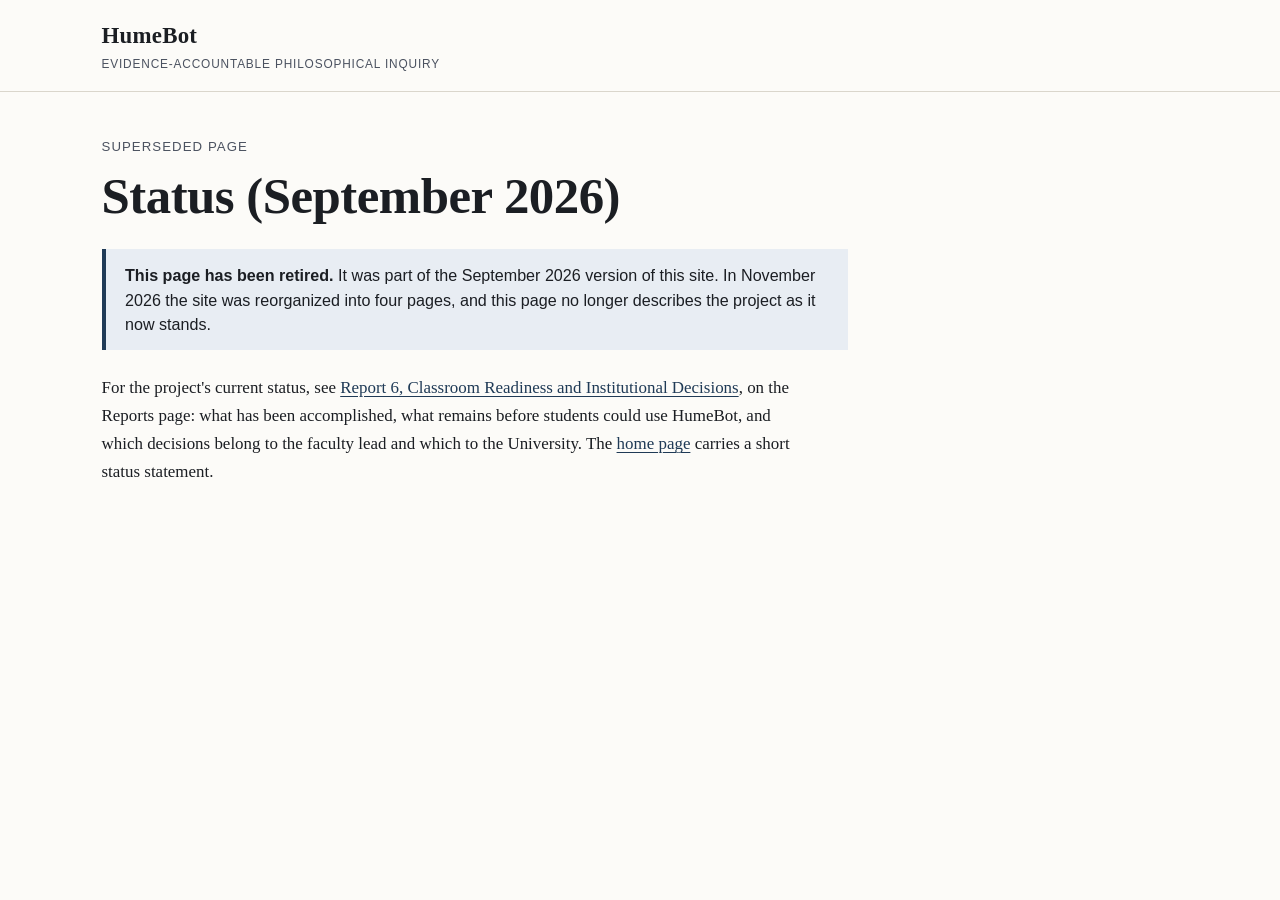
<file: status.html>
<!doctype html>
<html lang="en">
<head>
  <meta charset="utf-8">
  <meta name="viewport" content="width=device-width, initial-scale=1">
  <title>Superseded: Current status — HumeBot</title>
  <meta name="robots" content="noindex">
  <link rel="icon" href="assets/favicon.svg" type="image/svg+xml">
  <link rel="stylesheet" href="assets/site.css">
</head>
<body>
  <header class="site">
    <div class="bar">
      <a class="brand" href="index.html">HumeBot<span>Evidence-accountable philosophical inquiry</span></a>
    </div>
  </header>

  <main id="main">
    <p class="kicker">Superseded page</p>
    <h1>Status (September 2026)</h1>
    <div class="notice" role="note">
      <p><strong>This page has been retired.</strong> It was part of the September 2026 version of this site. In November 2026 the site was reorganized into four pages, and this page no longer describes the project as it now stands.</p>
    </div>
    <p>For the project's current status, see <a href="reports.html#decisions">Report 6, Classroom Readiness and Institutional Decisions</a>, on the Reports page: what has been accomplished, what remains before students could use HumeBot, and which decisions belong to the faculty lead and which to the University. The <a href="index.html#status">home page</a> carries a short status statement.</p>
  </main>
</body>
</html>
</file>
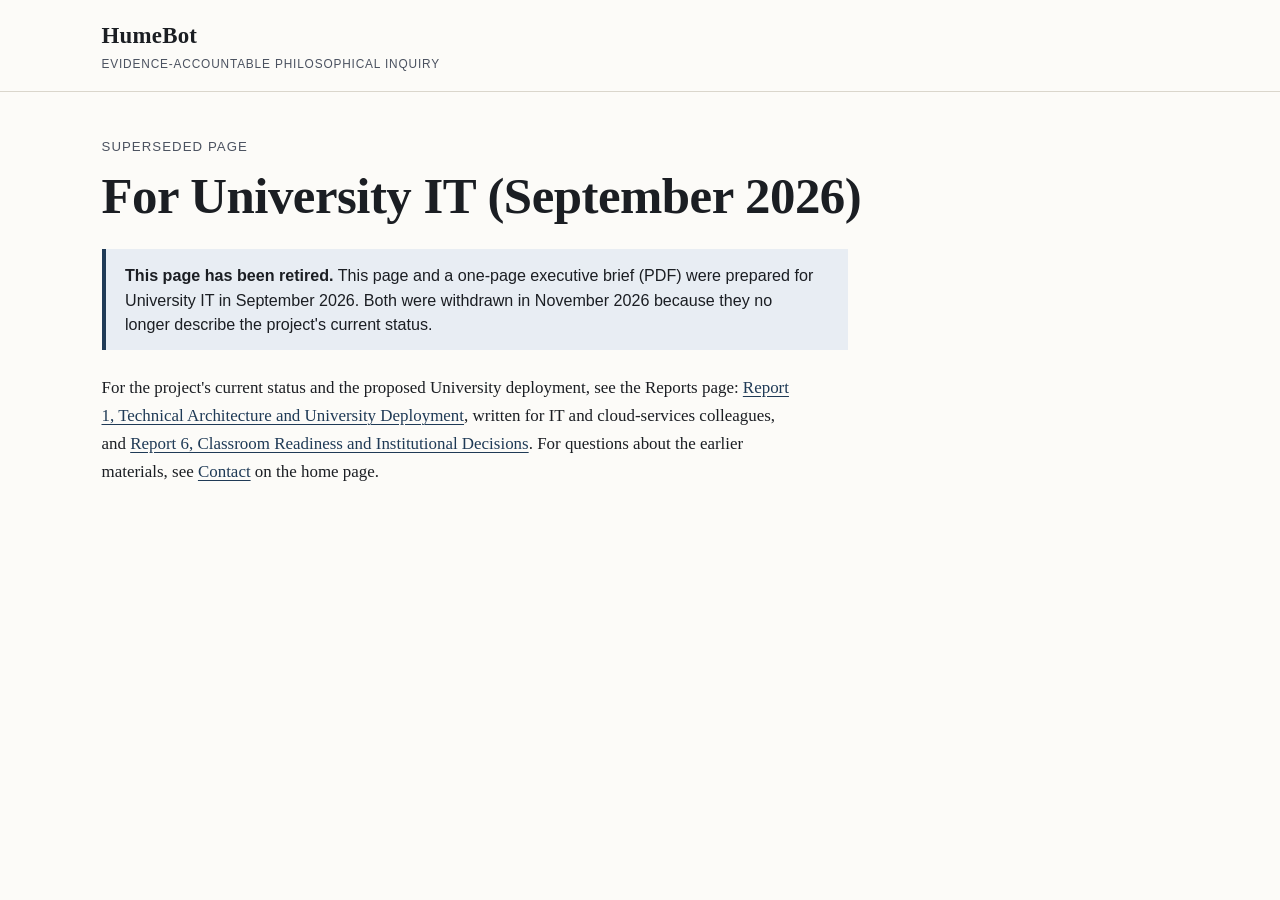
<file: university-it.html>
<!doctype html>
<html lang="en">
<head>
  <meta charset="utf-8">
  <meta name="viewport" content="width=device-width, initial-scale=1">
  <title>Superseded: University IT — HumeBot</title>
  <meta name="robots" content="noindex">
  <link rel="icon" href="assets/favicon.svg" type="image/svg+xml">
  <link rel="stylesheet" href="assets/site.css">
</head>
<body>
  <header class="site">
    <div class="bar">
      <a class="brand" href="index.html">HumeBot<span>Evidence-accountable philosophical inquiry</span></a>
    </div>
  </header>

  <main id="main">
    <p class="kicker">Superseded page</p>
    <h1>For University IT (September 2026)</h1>
    <div class="notice" role="note">
      <p><strong>This page has been retired.</strong> This page and a one-page executive brief (PDF) were prepared for University IT in September 2026. Both were withdrawn in November 2026 because they no longer describe the project's current status.</p>
    </div>
    <p>For the project's current status and the proposed University deployment, see the Reports page: <a href="reports.html#deployment">Report 1, Technical Architecture and University Deployment</a>, written for IT and cloud-services colleagues, and <a href="reports.html#decisions">Report 6, Classroom Readiness and Institutional Decisions</a>. For questions about the earlier materials, see <a href="index.html#contact">Contact</a> on the home page.</p>
  </main>
</body>
</html>
</file>
<file: assets/site.css>
/* HumeBot — public research site (V1)
   Plain CSS. No framework, no web fonts, no scripts, no third-party requests.
   Colours are tokens; dark mode follows the reader's system setting.
   The gold is decorative only (rules), never text. */

:root {
  --ink: #1b1e23;
  --muted: #4b5260;        /* about 7.6:1 on --paper */
  --rule: #dad6cc;
  --paper: #fcfbf8;
  --panel: #f3f1eb;
  --accent: #1f3a56;       /* about 11:1 on --paper */
  --accent-soft: #e8edf3;
  --gold: #b8862b;         /* decorative rules only */
  --focus: #b35c00;
  --serif: "Iowan Old Style", "Palatino Linotype", Palatino, Charter, "Bitstream Charter", Georgia, serif;
  --sans: -apple-system, BlinkMacSystemFont, "Segoe UI", Roboto, "Helvetica Neue", Arial, sans-serif;
  --measure: 41rem;
  --wide: 66rem;
  color-scheme: light dark;
}

@media (prefers-color-scheme: dark) {
  :root {
    --ink: #e9e7e1;
    --muted: #b9bdc6;
    --rule: #3a3f47;
    --paper: #14171b;
    --panel: #1c2026;
    --accent: #9fc1e4;
    --accent-soft: #1d2834;
    --gold: #c9a24e;
    --focus: #ffb35c;
  }
}

/* ---------- base ---------- */

* { box-sizing: border-box; }

html { font-size: 106%; -webkit-text-size-adjust: 100%; }

body {
  margin: 0;
  background: var(--paper);
  color: var(--ink);
  font-family: var(--serif);
  line-height: 1.65;
}

a { color: var(--accent); text-decoration: underline; text-underline-offset: 0.18em; text-decoration-thickness: 0.06em; }
a:hover { text-decoration-thickness: 0.13em; }
:focus-visible { outline: 3px solid var(--focus); outline-offset: 3px; border-radius: 2px; }

.skip { position: absolute; left: -999px; top: 0; z-index: 10; background: var(--paper); color: var(--ink); padding: 0.5rem 1rem; }
.skip:focus { left: 1rem; top: 1rem; }

cite { font-style: italic; }

/* ---------- header and navigation ---------- */

header.site { border-bottom: 1px solid var(--rule); font-family: var(--sans); }

.bar {
  max-width: var(--wide);
  margin: 0 auto;
  padding: 1rem 1.25rem;
  display: flex;
  flex-wrap: wrap;
  align-items: baseline;
  justify-content: space-between;
  gap: 0.6rem 2rem;
}

.brand { font-family: var(--serif); font-size: 1.35rem; font-weight: 700; color: var(--ink); text-decoration: none; letter-spacing: 0.01em; }
.brand span { display: block; font-family: var(--sans); font-size: 0.7rem; font-weight: 500; color: var(--muted); letter-spacing: 0.07em; text-transform: uppercase; }

nav ul { list-style: none; margin: 0; padding: 0; display: flex; flex-wrap: wrap; gap: 0.2rem 1.05rem; }
nav a { color: var(--muted); text-decoration: none; font-size: 0.9rem; padding: 0.2rem 0; border-bottom: 2px solid transparent; }
nav a:hover, nav a:focus-visible, nav a[aria-current="page"] { color: var(--ink); border-bottom-color: var(--accent); }

/* ---------- main column ---------- */

main { max-width: var(--wide); margin: 0 auto; padding: 2.6rem 1.25rem 4rem; }

p, li { max-width: var(--measure); }

h1 { font-size: clamp(2.1rem, 1.6rem + 2.4vw, 3rem); line-height: 1.12; margin: 0 0 0.9rem; font-weight: 700; letter-spacing: -0.01em; }
h2 { font-size: 1.5rem; line-height: 1.25; margin: 0 0 0.9rem; font-weight: 700; }
h3 { font-size: 1.12rem; line-height: 1.3; margin: 1.6rem 0 0.4rem; font-weight: 700; }

.kicker { font-family: var(--sans); font-size: 0.78rem; letter-spacing: 0.08em; text-transform: uppercase; color: var(--muted); margin: 0 0 0.6rem; }
.lede { font-size: clamp(1.15rem, 1.05rem + 0.5vw, 1.32rem); line-height: 1.5; max-width: 44rem; margin: 0 0 1.4rem; }

/* Each major section is separated by a hairline, with room to breathe. */
section { margin-top: 3.4rem; padding-top: 1.6rem; border-top: 1px solid var(--rule); scroll-margin-top: 1rem; }
section > p:first-of-type { margin-top: 0; }

/* ---------- the principle ---------- */

.principle {
  margin: 1.6rem 0 1.8rem;
  padding: 0.9rem 0 0.9rem 1.3rem;
  border-left: 4px solid var(--gold);
  max-width: 44rem;
  font-size: 1.12rem;
  line-height: 1.5;
}
.principle p { margin: 0; }

/* A pointer to a related page: a gold rule, like the principle, at body size. */
.pointer { margin: 1.6rem 0 0; padding: 0.75rem 0 0.75rem 1.15rem; border-left: 4px solid var(--gold); max-width: 44rem; }

/* ---------- notices ---------- */

.notice {
  background: var(--accent-soft);
  border-left: 4px solid var(--accent);
  padding: 0.85rem 1.15rem;
  margin: 1.4rem 0;
  max-width: 44rem;
  font-family: var(--sans);
  font-size: 0.95rem;
  line-height: 1.5;
}
.notice p { margin: 0; }

.small { font-family: var(--sans); font-size: 0.9rem; color: var(--muted); }
.nowrap { white-space: nowrap; }

/* ---------- commitments (definition list) ---------- */

.commitments { margin: 1.2rem 0 0; max-width: 44rem; }
.commitments dt { font-weight: 700; margin-top: 1rem; }
.commitments dd { margin: 0.15rem 0 0; }

/* ---------- cards ---------- */

.cards {
  list-style: none;
  padding: 0;
  margin: 1.4rem 0 0.4rem;
  display: grid;
  grid-template-columns: repeat(auto-fit, minmax(13.5rem, 1fr));
  gap: 1rem;
}
.cards > li { max-width: none; background: var(--panel); border: 1px solid var(--rule); border-top: 3px solid var(--accent); padding: 1rem 1.05rem 1.1rem; }
.cards h3 { margin: 0.45rem 0 0.35rem; font-size: 1.05rem; }
.cards p { margin: 0; font-size: 0.98rem; line-height: 1.5; }

figure { margin: 1.8rem 0 0; }
figcaption { font-family: var(--sans); font-size: 0.9rem; color: var(--muted); max-width: 44rem; margin-top: 0.7rem; line-height: 1.5; }
.figure-title { font-family: var(--sans); font-size: 0.8rem; letter-spacing: 0.07em; text-transform: uppercase; color: var(--muted); margin: 0; }

/* ---------- demonstration gallery ---------- */

.gallery { display: grid; gap: 2.2rem; margin-top: 1.4rem; }
.shot { margin: 0; }
.shot a { display: block; max-width: 60rem; }
.shot img { display: block; width: 100%; max-width: 60rem; height: auto; border: 1px solid var(--rule); background: var(--panel); }
.shot a:hover img { border-color: var(--accent); }

/* Text for assistive technology only. */
.visually-hidden { position: absolute; width: 1px; height: 1px; padding: 0; margin: -1px; overflow: hidden; clip: rect(0 0 0 0); white-space: nowrap; border: 0; }

/* Status tags carry their meaning in words, never in colour alone. */
.tag {
  display: inline-block;
  font-family: var(--sans);
  font-size: 0.72rem;
  font-weight: 600;
  letter-spacing: 0.05em;
  text-transform: uppercase;
  color: var(--accent);
  background: var(--paper);
  border: 1px solid var(--accent);
  border-radius: 2px;
  padding: 0.08rem 0.4rem;
  line-height: 1.5;
}
.tag.later { color: var(--muted); border-color: var(--muted); border-style: dashed; }

/* ---------- prototype entries ---------- */

.entries { list-style: none; padding: 0; margin: 1rem 0 0; }
.entries > li { max-width: 44rem; padding: 1rem 0; border-bottom: 1px solid var(--rule); }
.entries > li:last-child { border-bottom: none; }
.entries h3 { margin: 0 0 0.3rem; }
.entries p { margin: 0.35rem 0 0; }

/* ---------- research questions ---------- */

.questions { padding-left: 1.4rem; margin: 1rem 0 0; }
.questions li { margin: 0.9rem 0; padding-left: 0.2rem; }
.questions li::marker { font-family: var(--sans); font-weight: 700; color: var(--accent); }

/* ---------- status columns ---------- */

.columns { display: grid; grid-template-columns: repeat(auto-fit, minmax(17rem, 1fr)); gap: 1.6rem 2.4rem; margin-top: 1.2rem; }
.columns > div { border-top: 3px solid var(--accent); padding-top: 0.7rem; }
.columns > div.later { border-top: 3px dashed var(--muted); }
.columns h3 { margin-top: 0.2rem; }
.columns ul { padding-left: 1.15rem; margin: 0.6rem 0 0; }
.columns li { margin: 0.55rem 0; }
.columns li ul { margin-top: 0.25rem; }
.columns li li { margin: 0.2rem 0; }

/* ---------- materials and contact ---------- */

.materials { list-style: none; padding: 0; margin: 1rem 0 0; }
.materials li { margin: 0 0 1rem; }

address { font-style: normal; line-height: 1.55; margin: 0.6rem 0 1rem; }

/* ---------- footer ---------- */

footer.site { border-top: 1px solid var(--rule); font-family: var(--sans); font-size: 0.88rem; color: var(--muted); }
footer .bar { display: block; padding: 1.5rem 1.25rem 2.5rem; }
footer p { margin: 0.25rem 0; max-width: none; }

/* ---------- small screens and print ---------- */

@media (max-width: 40rem) {
  html { font-size: 100%; }
  main { padding-top: 1.7rem; }
  section { margin-top: 2.6rem; }
  .bar { gap: 0.5rem 1rem; }
}

@media print {
  header.site nav, .skip { display: none; }
  a { color: inherit; }
  main { padding: 0; }
  section { break-inside: avoid-page; }
}

/* ---------- V2 (November 2026): four pages ---------- */

/* The page title and lede on inner pages share the home page's scale. The nav marks the current page. */
nav a[aria-current="page"] { font-weight: 600; }

/* Two or three short statements side by side, each a plain panel. */
.pair { display: grid; grid-template-columns: repeat(auto-fit, minmax(16rem, 1fr)); gap: 1.2rem; margin: 1.4rem 0 0; }
.pair > div { max-width: none; background: var(--panel); border: 1px solid var(--rule); padding: 1rem 1.15rem 1.15rem; }
.pair h3 { margin: 0 0 0.4rem; font-size: 1.05rem; }
.pair p, .pair li { margin: 0.35rem 0 0; font-size: 0.98rem; line-height: 1.5; max-width: none; }
.pair ul { padding-left: 1.1rem; margin: 0.4rem 0 0; }

/* Where to go next: three linked entries. */
.explore { list-style: none; padding: 0; margin: 1.2rem 0 0; display: grid; grid-template-columns: repeat(auto-fit, minmax(14rem, 1fr)); gap: 1rem; }
.explore > li { max-width: none; border-top: 3px solid var(--accent); padding-top: 0.6rem; }
.explore a { font-weight: 700; font-size: 1.05rem; }
.explore p { margin: 0.3rem 0 0; font-size: 0.95rem; line-height: 1.5; }

/* Numbered stages. */
.stages { counter-reset: stage; list-style: none; padding: 0; margin: 1.2rem 0 0; max-width: 44rem; }
.stages > li { counter-increment: stage; position: relative; padding: 0 0 1.1rem 3rem; }
.stages > li::before { content: counter(stage); position: absolute; left: 0; top: 0.05rem; width: 2.1rem; height: 2.1rem; border-radius: 50%;
  background: var(--accent); color: var(--paper); font-family: var(--sans); font-weight: 700; display: grid; place-items: center; }
.stages h3 { margin: 0.15rem 0 0.3rem; }
.stages p { margin: 0.3rem 0 0; }

/* The architecture diagram: inline SVG, scales with its box, with a text alternative beside it. */
.diagram { margin: 1.6rem 0 0; }
.diagram svg { display: block; width: 100%; height: auto; max-width: 60rem; background: var(--panel); border: 1px solid var(--rule); }
.diagram .box { fill: var(--paper); stroke: var(--accent); stroke-width: 1.5; }
.diagram .box.proposed { stroke-dasharray: 6 5; stroke: var(--muted); }
.diagram .label { font-family: var(--sans); font-size: 15px; fill: var(--ink); }
.diagram .small { font-family: var(--sans); font-size: 12.5px; fill: var(--muted); }
.diagram .arrow { stroke: var(--accent); stroke-width: 1.5; fill: none; marker-end: url(#arrowhead); }
.diagram .arrow.proposed { stroke: var(--muted); stroke-dasharray: 6 5; }
.diagram .zone { fill: none; stroke: var(--rule); stroke-width: 1; stroke-dasharray: 3 4; }
.diagram .zone-label { font-family: var(--sans); font-size: 12.5px; letter-spacing: 0.06em; text-transform: uppercase; fill: var(--muted); }

/* Definitions in two columns: term, then its meaning. */
.terms { display: grid; grid-template-columns: max-content 1fr; gap: 0.5rem 1.2rem; margin: 1.2rem 0 0; max-width: 48rem; }
.terms dt { font-weight: 700; }
.terms dd { margin: 0; }
@media (max-width: 40rem) { .terms { grid-template-columns: 1fr; gap: 0.1rem 0; } .terms dd { margin-bottom: 0.7rem; } }

/* The demonstration video and its transcript. */
.video { margin: 1.4rem 0 0; max-width: 60rem; }
.video video { display: block; width: 100%; height: auto; border: 1px solid var(--rule); background: #000; }
.video figcaption { margin-top: 0.6rem; }
.transcript { margin-top: 1rem; max-width: 44rem; }
.transcript summary { cursor: pointer; font-family: var(--sans); font-weight: 600; }
.transcript ol { padding-left: 1.3rem; margin: 0.8rem 0 0; }
.transcript li { margin: 0.45rem 0; }
.transcript time { font-family: var(--sans); font-size: 0.85rem; color: var(--muted); margin-right: 0.4rem; }

/* Status table on the Reports page: words, not colours, carry the meaning. */
table.status { border-collapse: collapse; width: 100%; max-width: 48rem; margin: 1rem 0 0; font-size: 0.95rem; }
table.status th, table.status td { text-align: left; vertical-align: top; padding: 0.5rem 0.7rem 0.5rem 0; border-bottom: 1px solid var(--rule); }
table.status th { font-family: var(--sans); font-size: 0.8rem; letter-spacing: 0.06em; text-transform: uppercase; color: var(--muted); font-weight: 600; }
.table-scroll { overflow-x: auto; }

/* Report entries. */
.reports { list-style: none; padding: 0; margin: 1rem 0 0; }
.reports > li { max-width: 44rem; padding: 1rem 0; border-bottom: 1px solid var(--rule); }
.reports > li:last-child { border-bottom: none; }
.reports h3 { margin: 0 0 0.3rem; }
.reports h2 { font-size: 1.2rem; margin: 0 0 0.3rem; }
.reports .pdf { font-family: var(--sans); font-size: 0.9rem; }
.reports p { margin: 0.35rem 0 0; }

/* ---------- V2.1: the three contributions panel on the Demo page ---------- */
.contributions { display: grid; grid-template-columns: repeat(auto-fit, minmax(17rem, 1fr)); gap: 1.2rem; margin: 1.4rem 0 0; }
.contributions > div { max-width: none; background: var(--panel); border: 1px solid var(--rule); border-top: 3px solid var(--accent); padding: 1rem 1.15rem 1.15rem; }
.contributions > div.instructor { border-top-color: var(--gold); }
.contributions h3 { margin: 0.5rem 0 0.4rem; font-size: 1.08rem; }
.contributions p, .contributions li { margin: 0.45rem 0 0; font-size: 0.97rem; line-height: 1.5; max-width: none; }
.contributions blockquote { margin: 0.6rem 0 0; padding: 0 0 0 0.9rem; border-left: 3px solid var(--accent); font-size: 0.97rem; line-height: 1.5; }
.contributions blockquote p { margin: 0.3rem 0 0; }
.contributions .loc { font-family: var(--sans); font-size: 0.8rem; color: var(--muted); }
/* The inference, in ordinary sentences. */
.inference { margin: 0.8rem 0 0; font-family: var(--sans); font-size: 0.95rem; line-height: 1.45; }
.inference .step { background: var(--paper); border: 1px solid var(--rule); border-radius: 4px; padding: 0.55rem 0.75rem; margin: 0.35rem 0 0; }
.inference .step b { display: block; font-size: 0.78rem; letter-spacing: 0.05em; text-transform: uppercase; color: var(--muted); margin-bottom: 0.1rem; }
.inference .arrow { text-align: center; font-size: 1.4rem; line-height: 1.2; color: var(--accent); margin: 0.1rem 0; }
.inference .missing { border-style: dashed; border-color: var(--gold); }
.inference .question { margin: 0.8rem 0 0; font-weight: 700; font-size: 1.05rem; font-family: var(--serif); }

/* ---------- V2.2: the harness diagram on How It Works (two inline SVGs from tools/harness_diagram.py) ---------- */
.harness-fig { margin: 1.6rem 0 0; }
.harness-fig svg { display: block; width: 100%; height: auto; max-width: 60rem; }
.harness-fig .landscape { display: block; }
.harness-fig .portrait { display: none; max-width: 26rem; }
@media (max-width: 40rem) { .harness-fig .landscape { display: none; } .harness-fig .portrait { display: block; } }
</file>
